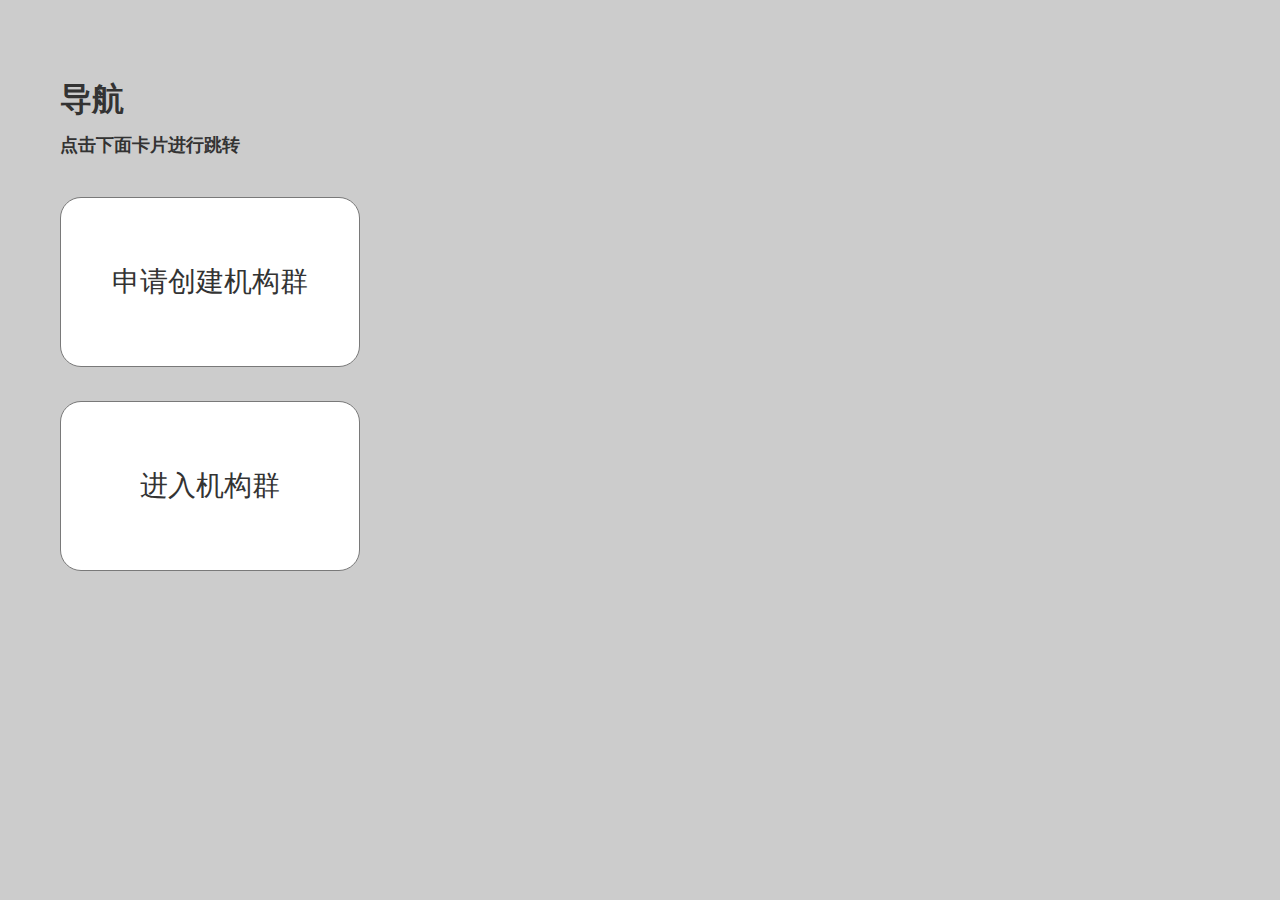
<file: 123/index.html>
﻿<!DOCTYPE html>
<html>
  <head>
    <title>index</title>
    <meta http-equiv="X-UA-Compatible" content="IE=edge"/>
    <meta http-equiv="content-type" content="text/html; charset=utf-8"/>
    <meta name="apple-mobile-web-app-capable" content="yes"/>
    <link href="resources/css/jquery-ui-themes.css" type="text/css" rel="stylesheet"/>
    <link href="resources/css/axure_rp_page.css" type="text/css" rel="stylesheet"/>
    <link href="data/styles.css" type="text/css" rel="stylesheet"/>
    <link href="files/index/styles.css" type="text/css" rel="stylesheet"/>
    <script src="resources/scripts/jquery-1.7.1.min.js"></script>
    <script src="resources/scripts/jquery-ui-1.8.10.custom.min.js"></script>
    <script src="resources/scripts/prototypePre.js"></script>
    <script src="data/document.js"></script>
    <script src="resources/scripts/prototypePost.js"></script>
    <script src="files/index/data.js"></script>
    <script type="text/javascript">
      $axure.utils.getTransparentGifPath = function() { return 'resources/images/transparent.gif'; };
      $axure.utils.getOtherPath = function() { return 'resources/Other.html'; };
      $axure.utils.getReloadPath = function() { return 'resources/reload.html'; };
    </script>
  </head>
  <body>
    <div id="base" class="">

      <!-- Unnamed (矩形) -->
      <div id="u0" class="ax_default box_1">
        <div id="u0_div" class=""></div>
        <div id="u0_text" class="text ">
          <p><span>申请创建机构群</span></p>
        </div>
      </div>

      <!-- Unnamed (矩形) -->
      <div id="u1" class="ax_default _一级标题">
        <div id="u1_div" class=""></div>
        <div id="u1_text" class="text ">
          <p><span>导航</span></p>
        </div>
      </div>

      <!-- Unnamed (矩形) -->
      <div id="u2" class="ax_default _一级标题">
        <div id="u2_div" class=""></div>
        <div id="u2_text" class="text ">
          <p><span>点击下面卡片进行跳转</span></p>
        </div>
      </div>

      <!-- Unnamed (矩形) -->
      <div id="u3" class="ax_default box_1">
        <div id="u3_div" class=""></div>
        <div id="u3_text" class="text ">
          <p><span>进入机构群</span></p>
        </div>
      </div>
    </div>
  </body>
</html>
</file>
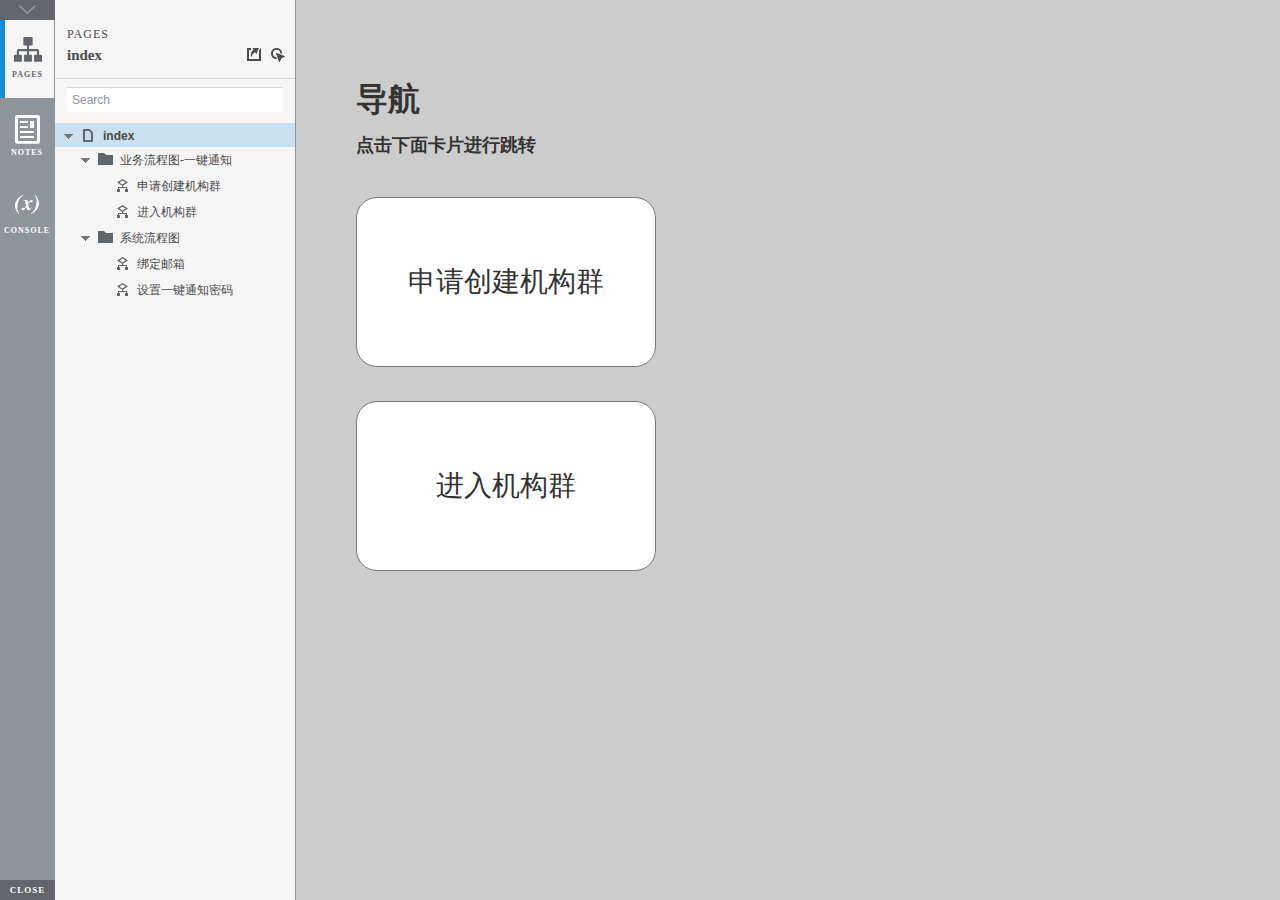
<file: 123/start.html>
<!DOCTYPE html>
<html xmlns="http://www.w3.org/1999/xhtml" xml:lang="en" lang="en">
<head>
    <title>Untitled Document</title>
    <meta http-equiv="X-UA-Compatible" content="IE=edge"/>
    <meta http-equiv="content-type" content="text/html; charset=utf-8" />
    <meta name="viewport" content="width=device-width, initial-scale=1.0" />
    <meta name="apple-mobile-web-app-capable" content="yes" />
    <link type="text/css" href="resources/css/reset.css" rel="Stylesheet" />
    <link type="text/css" href="resources/css/default.css" rel="Stylesheet" />
    <!--<link href='https://fonts.googleapis.com/css?family=Nunito:300' rel='stylesheet' type='text/css'>-->

    <script type="text/javascript">
        if (location.href.toString().indexOf('file://localhost/') == 0) {
            location.href = location.href.toString().replace('file://localhost/', 'file:///');
        }
    </script>

    <!-- 8.0.0.3372 -->
<script src="resources/scripts/jquery-1.7.1.min.js"></script>
<script src="resources/scripts/startPre.js"></script>
<script src="data/document.js"></script>

    <style type="text/css">

#outerContainer {
	width:1000px;
	height:1500px;
}

.vsplitbar {
    width: 3px;
    /*background: #B9B9B9;*/
    border-right: 1px solid #8f949a;
}

.vsplitbar:hover, .vsplitbar.active {
    background: #8f949a;
}

#rightPanel {
    background-color: White;
}

/*#leftPanel {
    min-width: 120px;
}*/

.splitterMask {
   position:absolute;
   top: 0;
   left: 0;
   width: 100%;
   height: 100%;
   overflow: hidden;
   background-image: url(resources/images/transparent.gif);
   z-index: 20000;
}

    </style>
    <script type="text/javascript" language="JavaScript"><!--
        var SITEMAP_COLLAPSE_VAR_NAME = 'c';
        var PLUGIN_VAR_NAME = 'g';
        var FOOTNOTES_VAR_NAME = 'fn';
        var ADAPTIVE_VIEW_VAR_NAME = 'view';
        var lastLeftPanelWidth = 295;
        var toolBarOnly = true;

        // isolate scope
        (function() {
            setUpController();
            
            var configuration = $axure.document.configuration;
            var _settings = {};
            _settings.projectId = configuration.prototypeId;
            _settings.isAxshare = configuration.isAxshare;
            _settings.loadFeedbackPlugin = configuration.loadFeedbackPlugin;
            var cHash = getHashStringVar(SITEMAP_COLLAPSE_VAR_NAME);
            _settings.startCollapsed = cHash == "1";
            if(cHash == "2") closePlayer();
            var gHash = getHashStringVar(PLUGIN_VAR_NAME);
            if(gHash == "") gHash = 1;
            _settings.startPluginGid = gHash;

            $axure.player.settings = _settings;

            $(window).bind('load', function() {
                if(CHROME_5_LOCAL && !$('body').attr('pluginDetected')) {
                    window.location = 'resources/chrome/chrome.html';
                }
            });

            $(document).ready(function() {
                $axure.page.bind('load.start', mainFrame_onload);
                $axure.messageCenter.addMessageListener(messageCenter_message);

                $(document).on('pluginShown', function (event, data) {
                    setVarInCurrentUrlHash('g', data ? data : '');
                });

                $(document).on('pluginCreated', function(event, data) {
                    if($axure.player.settings.startPluginGid == data) {
                        $axure.player.showPlugin(data);
                    }
                });

                if($axure.player.settings.loadFeedbackPlugin) {
                    if($axure.player.settings.isAxshare) {
                        $axure.utils.loadJS('/Scripts/plugins/feedback/feedback8.js');
                    } else {
                        $axure.utils.loadJS('http://share.axure.com/Scripts/plugins/feedback/feedback8.js');
                    }
                }

                if(navigator.userAgent.indexOf("MSIE") >= 0) $('#outerContainer').width('100%');
                initialize();
                if($axure.player.settings.startCollapsed) $('#outerContainer').splitter({ sizeLeft: 0 });
                else $('#outerContainer').splitter({ sizeLeft: lastLeftPanelWidth });
                $('#leftPanel').width(lastLeftPanelWidth);
                
                $(window).resize(function() { resizeContent(); });

                $('#maximizePanelContainer').hide();

                initializeLogo();

                $(window).resize();
                resizeContent();
                
                $axure.player.collapseToBar();

                if($axure.player.settings.startCollapsed) {
                    collapse();
                    $('#leftPanel').width(0);
                }

                if(MOBILE_DEVICE) {
                    $('#interfaceControlFrameMinimizeContainer').height('45px');
                    $('#interfaceControlFrameMinimizeContainer a').height('45px');
                    $('#interfaceControlFrameHeaderContainer').css('margin-top','45px');
                    $('#interfaceControlFrameCloseContainer a').css('padding','10px 0px');
                    $('#maximizePanelContainer').height('45px');//.css('top','inherit').css('bottom','0px');

                    $('body').removeClass('hashover');

                    if(IOS) {
                        $('#rightPanel').css('overflow', 'auto').css('-webkit-overflow-scrolling', 'touch').css('-ms-overflow-x', 'hidden');

                        window.addEventListener("orientationchange", function() {
                            var viewport = document.querySelector("meta[name=viewport]");
                            //so iOS doesn't zoom when switching back to portrait
                            viewport.setAttribute('content', 'width=device-width, initial-scale=1.0, maximum-scale=1.0');
                            viewport.setAttribute('content', 'width=device-width, initial-scale=1.0');
                            resizeContent();
                        }, false);

                        $axure.page.bind('load.start', function() {
                            resizeContent();
                        });
                    }
                }

            });

            function initialize() {
                var legacyQString = getQueryString("Page");
                if (legacyQString.length > 0) {
                    location.href = location.href.substring(0, location.href.indexOf("?")) + "#p=" + legacyQString;
                    return;
                }

                var mainFrame = document.getElementById("mainFrame");
                //if it's local file on safari, test if we can access mainframe after its loaded
                if(SAFARI && document.location.href.indexOf('file://') >= 0) {
                    $(mainFrame).load(function () {
                        var canAccess;
                        try {
                            var mainFrameWindow = mainFrame.contentWindow || mainFrame.contentDocument;
                            mainFrameWindow['safari_file_CORS'] = 'Y';
                            canAccess = mainFrameWindow['safari_file_CORS'] === 'Y';
                        } catch(err) {
                            canAccess = false;
                        }

                        if(!canAccess) window.location = 'resources/chrome/safari.html';
                    });
                }

                mainFrame.contentWindow.location.href = getInitialUrl();
            }

            function initializeLogo() {
                if($axure.document.configuration.logoImagePath) {
                    var image = new Image();
                    image.onload = function() {
                        $('#logoImage').css('max-width', this.width + 'px');
                        $axure.player.resizeContent();
                    };
                    image.src = $axure.document.configuration.logoImagePath;
                
                    $('#interfaceControlFrameLogoImageContainer').html('<img id="logoImage" src="" />');
                    $('#logoImage').attr('src', $axure.document.configuration.logoImagePath).load(function() { resizeContent(); });
                } else $('#interfaceControlFrameLogoImageContainer').hide();

                if ($axure.document.configuration.logoImageCaption) {
                    $('#interfaceControlFrameLogoCaptionContainer').html($axure.document.configuration.logoImageCaption);
                } else $('#interfaceControlFrameLogoCaptionContainer').hide();

                if(!$('#interfaceControlFrameLogoImageContainer').is(':visible') && !$('#interfaceControlFrameLogoCaptionContainer').is(':visible')) {
                    $('#interfaceControlFrameLogoContainer').hide();
                }
            }

            var resizeContent = $axure.player.resizeContent = function() {
                var newHeight = $(window).height();
                var newWidth = $(window).width();

                var controlContainerHeight = newHeight;// - 30;
                if($('#interfaceControlFrameLogoContainer').is(':visible')) controlContainerHeight -= $('#interfaceControlFrameLogoContainer').outerHeight();// + 16;

                $('#outerContainer').height(newHeight).width(newWidth);
                $('.vsplitbar').height(newHeight);
                $('#leftPanel').height(newHeight);
                $('#interfaceControlFrame').height(newHeight);
                $('#interfaceControlFrameContainer').height(newHeight);
                $('#interfaceControlFrameHostContainer').height(controlContainerHeight);

                $('#rightPanel').height(newHeight);
                $('#mainFrame').height(newHeight);

                if($('#leftPanel').is(':visible')) $('#rightPanel').width($(window).width() - $('#leftPanel').width() - 1);// $('.vsplitbar').width());
                else $('#rightPanel').width($(window).width());

                $(document).trigger('ContainerHeightChange',[controlContainerHeight]);

                if(MOBILE_DEVICE) {
                    if(!(getHashStringVar(ADAPTIVE_VIEW_VAR_NAME).length > 0)) $axure.messageCenter.postMessage('setAdaptiveViewForSize', {'width':newWidth, 'height':$('#rightPanel').height()});
                }
            }

            var collapseToBar = $axure.player.collapseToBar = function() {
                lastLeftPanelWidth = $('#leftPanel').width();
                $('#leftPanel').width('55px');
                $('.vsplitbar').hide();
                $('#rightPanel').width($(window).width() - $('#leftPanel').width());
                $(window).resize();
                $('#outerContainer').trigger('resize');
                toolBarOnly = true;
            }

            var expandFromBar = $axure.player.expandFromBar = function() {
                if($('.vsplitbar').is(':visible')) return;

                $('#leftPanel').width(lastLeftPanelWidth);
                $('.vsplitbar').show();
                $('#rightPanel').width($(window).width() - $('#leftPanel').width() - 1);// $('.vsplitbar').width());
                $(window).resize();
                $('#outerContainer').trigger('resize');
                toolBarOnly = false;
            }

        })();

        function messageCenter_message(message, data) {
            if(message == 'expandFrame') expand();
            else if(message == 'getCollapseFrameOnLoad' && $axure.player.settings.startCollapsed && !MOBILE_DEVICE) $axure.messageCenter.postMessage('collapseFrameOnLoad');
        }

        
        function getInitialUrl() {
            var pageName = getHashStringVar("p");
            if(pageName.length > 0) return pageName + ".html";
            else {
                var url = getFirstPageUrl($axure.document.sitemap.rootNodes);
                return (url ? url : "about:blank");
            }
        }

        function getFirstPageUrl(nodes) {
            for (var i = 0; i < nodes.length; i++) {
                var node = nodes[i];
                if (node.url) return node.url;
                else {
                    var hasChildren = (node.children && node.children.length > 0);
                    if (hasChildren) {
                        var url = getFirstPageUrl(node.children);
                        if (url) return url;
                    }
                }
            }
            return null;
        }

        function closePlayer() {
            if($axure.page.location) window.location.href = $axure.page.location;
            else {
                var pageFile = getInitialUrl();
                var currentLocation = window.location.toString();
                window.location.href = currentLocation.substr(0, currentLocation.lastIndexOf("/") + 1) + pageFile;
            }
        }

        function replaceHash(newHash) {
            var currentLocWithoutHash = window.location.toString().split('#')[0];

            //We use replace so that every hash change doesn't get appended to the history stack.
            //We use replaceState in browsers that support it, else replace the location
            if(typeof window.history.replaceState != 'undefined') {
                try {
                    //Chrome 45 (Version 45.0.2454.85 m) started throwing an error here when generated locally (this only happens with sitemap open) which broke all interactions.
                    //try catch breaks the url adjusting nicely when the sitemap is open, but all interactions and forward and back buttons work.
                    //Uncaught SecurityError: Failed to execute 'replaceState' on 'History': A history state object with URL 'file:///C:/Users/Ian/Documents/Axure/HTML/Untitled/start.html#p=home' cannot be created in a document with origin 'null'.
                    window.history.replaceState(null, null, currentLocWithoutHash + newHash);
                } catch(ex) {}
            } else {
                window.location.replace(currentLocWithoutHash + newHash);
            }
        }

        function collapse() {
            setVarInCurrentUrlHash('c', 1);
            if(!toolBarOnly) lastLeftPanelWidth = $('#leftPanel').width();

            $('#maximizePanelContainer').show();
            $('#leftPanel').hide();
            $('.vsplitbar').hide();
            $('#rightPanel').width($(window).width());
            $(window).resize();
            $('#outerContainer').trigger('resize');

            $(document).trigger('sidebarCollapse');

            if(MOBILE_DEVICE) {
                $('#maximizePanelContainer').animate({
                    top:$('#rightPanel').height() - $('#maximizePanelContainer').height()
                }, 300, 'swing', function() {
                    $('#maximizePanelContainer').css('top', 'inherit').css('bottom', '0px');
                });
            }
        }

        function expand() {
            if(MOBILE_DEVICE) {
                $('#maximizePanelContainer').css('top', '0px').css('bottom', 'inherit');
            }

            deleteVarFromCurrentUrlHash('c');
            $('#maximizePanelContainer').hide();
            $('#leftPanel').width(lastLeftPanelWidth);
            $('#leftPanel').show();
            if(!toolBarOnly) {
                $('.vsplitbar').show();
                $('#rightPanel').width($(window).width() - $('#leftPanel').width() - 1);
            } else {
                $axure.player.collapseToBar();
            }
            $(window).resize();
            $('#outerContainer').trigger('resize');

            $(document).trigger('sidebarExpanded');
        }


        function mainFrame_onload() {
            if($axure.page.pageName) document.title = $axure.page.pageName;
        }

        function getQueryString(query) {
            var qstring = self.location.href.split("?");
            if(qstring.length < 2) return "";
            return GetParameter(qstring, query);
        }
        
        function GetParameter(qstring, query) {
            var prms = qstring[1].split("&");
            var frmelements = new Array();
            var currprmeter, querystr = "";

            for(var i = 0; i < prms.length; i++) {
                currprmeter = prms[i].split("=");
                frmelements[i] = new Array();
                frmelements[i][0] = currprmeter[0];
                frmelements[i][1] = currprmeter[1];
            }

            for(j = 0; j < frmelements.length; j++) {
                if(frmelements[j][0].toLowerCase() == query.toLowerCase()) {
                    querystr = frmelements[j][1];
                    break;
                }
            }
            return querystr;
        }
        
        function getHashStringVar(query) {
            var qstring = self.location.href.split("#");
            if(qstring.length < 2) return "";
            return GetParameter(qstring, query);
        }

        function setHashStringVar(currentHash, varName, varVal) {
            var varWithEqual = varName + '=';
            var poundVarWithEqual = varVal === '' ? '' :  '#' + varName + '=' + varVal;
            var ampVarWithEqual = varVal === '' ? '' :  '&' + varName + '=' + varVal;
            var hashToSet = '';

            var pageIndex = currentHash.indexOf('#' + varWithEqual);
            if(pageIndex == -1) pageIndex = currentHash.indexOf('&' + varWithEqual);
            if(pageIndex != -1) {
                var newHash = currentHash.substring(0, pageIndex);

                newHash = newHash == '' ? poundVarWithEqual : newHash + ampVarWithEqual;

                var ampIndex = currentHash.indexOf('&', pageIndex + 1);
                if(ampIndex != -1) {
                    newHash = newHash == '' ? '#' + currentHash.substring(ampIndex + 1) : newHash + currentHash.substring(ampIndex);
                }
                hashToSet = newHash;
            } else if(currentHash.indexOf('#') != -1) {
                hashToSet = currentHash + ampVarWithEqual;
            } else {
                hashToSet = poundVarWithEqual;
            }

            if(hashToSet != '' || varVal == '') {
                return hashToSet;
            }

            return null;
        }

        function setVarInCurrentUrlHash(varName, varVal) {
            var newHash = setHashStringVar(window.location.hash, varName, varVal);

            if(newHash != null) {
                replaceHash(newHash);
            }
        }

        function deleteHashStringVar(currentHash, varName) {
            var varWithEqual = varName + '=';

            var pageIndex = currentHash.indexOf('#' + varWithEqual);
            if(pageIndex == -1) pageIndex = currentHash.indexOf('&' + varWithEqual);
            if(pageIndex != -1) {
                var newHash = currentHash.substring(0, pageIndex);

                var ampIndex = currentHash.indexOf('&', pageIndex + 1);

                //IF begin of string....if none blank, ELSE # instead of & and rest
                //IF in string....prefix + if none blank, ELSE &-rest
                if(newHash == '') { //beginning of string
                    newHash = ampIndex != -1 ? '#' + currentHash.substring(ampIndex + 1) : '';
                } else { //somewhere in the middle
                    newHash = newHash + (ampIndex != -1 ? currentHash.substring(ampIndex) : '');
                }

                return newHash;
            }

            return null;
        }

        function deleteVarFromCurrentUrlHash(varName) {
            var newHash = deleteHashStringVar(window.location.hash, varName);

            if(newHash != null) {
                replaceHash(newHash);
            }
        }
    --></script>
    
    <link type="text/css" rel="Stylesheet" href="plugins/sitemap/styles/sitemap.css" />
    <link type="text/css" rel="Stylesheet" href="plugins/page_notes/styles/page_notes.css" />
    <link type="text/css" rel="Stylesheet" href="plugins/debug/styles/debug.css" />
    <script src="resources/scripts/startPost.js"></script>


    <!--<link type="text/css" rel="Stylesheet" href="plugins/recordplay/styles/recordplay.css" />
    <script type="text/javascript" src="plugins/recordplay/recordplay.js"></script>-->
    

</head>
<body scroll="no" class="hashover">
    <div id="outerContainer">

        <div id="leftPanel">
            <div id="interfaceControlFrame">
                <div id="interfaceControlFrameMinimizeContainer">
                    <a title="Collapse" id="interfaceControlFrameMinimizeButton" onclick="collapse();">&nbsp;</a>
                </div>
                <div id="interfaceControlFrameHeaderContainer">
                    <ul id="interfaceControlFrameHeader"></ul>
                </div>
                <div id="interfaceControlFrameContainer">
                    <div id="interfaceControlFrameLogoContainer">
                        <div id="interfaceControlFrameLogoImageContainer"></div>
                        <div id="interfaceControlFrameLogoCaptionContainer"></div>
                    </div>
                    <div id="interfaceControlFrameHostContainer">
                    </div>
                </div>
                <div id="interfaceControlFrameCloseContainer">
                    <a title="Close" id="interfaceControlFrameCloseButton" onclick="closePlayer();">CLOSE</a>
                </div>
            </div>
        </div>
        <div id="rightPanel">
            <iframe id="mainFrame" name="mainFrame" width="100%" height="100%" src="" frameborder="0" style="display: block;" webkitallowfullscreen mozallowfullscreen allowfullscreen></iframe>
        </div>

    </div>

    <div id="maximizePanelContainer">
        <iframe id="expandFrame" src="resources/expand.html" width="100%" height="100%" scrolling="no" allowtransparency="true" frameborder="0"></iframe>
    </div>

</body>
</html>
</file>
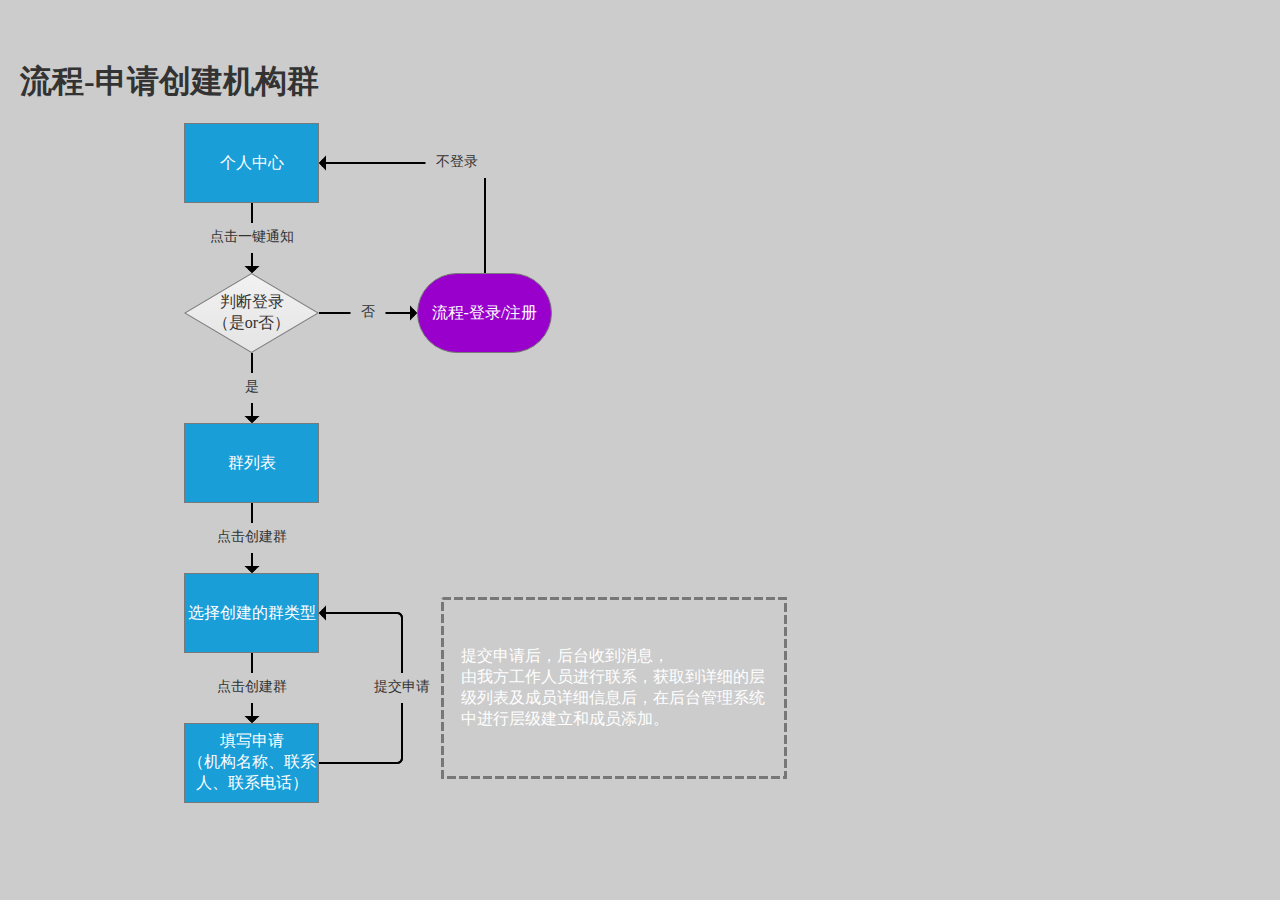
<file: 123/申请创建机构群.html>
﻿<!DOCTYPE html>
<html>
  <head>
    <title>申请创建机构群</title>
    <meta http-equiv="X-UA-Compatible" content="IE=edge"/>
    <meta http-equiv="content-type" content="text/html; charset=utf-8"/>
    <meta name="apple-mobile-web-app-capable" content="yes"/>
    <link href="resources/css/jquery-ui-themes.css" type="text/css" rel="stylesheet"/>
    <link href="resources/css/axure_rp_page.css" type="text/css" rel="stylesheet"/>
    <link href="data/styles.css" type="text/css" rel="stylesheet"/>
    <link href="files/申请创建机构群/styles.css" type="text/css" rel="stylesheet"/>
    <script src="resources/scripts/jquery-1.7.1.min.js"></script>
    <script src="resources/scripts/jquery-ui-1.8.10.custom.min.js"></script>
    <script src="resources/scripts/prototypePre.js"></script>
    <script src="data/document.js"></script>
    <script src="resources/scripts/prototypePost.js"></script>
    <script src="files/申请创建机构群/data.js"></script>
    <script type="text/javascript">
      $axure.utils.getTransparentGifPath = function() { return 'resources/images/transparent.gif'; };
      $axure.utils.getOtherPath = function() { return 'resources/Other.html'; };
      $axure.utils.getReloadPath = function() { return 'resources/reload.html'; };
    </script>
  </head>
  <body>
    <div id="base" class="">

      <!-- Unnamed (矩形) -->
      <div id="u4" class="ax_default flow_shape">
        <div id="u4_div" class=""></div>
        <div id="u4_text" class="text ">
          <p><span>个人中心</span></p>
        </div>
      </div>

      <!-- Unnamed (菱形) -->
      <div id="u5" class="ax_default flow_shape">
        <img id="u5_img" class="img " src="images/申请创建机构群/u5.png"/>
        <div id="u5_text" class="text ">
          <p><span>判断登录</span></p><p><span>（是or否）</span></p>
        </div>
      </div>

      <!-- Unnamed (连接线) -->
      <div id="u6" class="ax_default _连接线">
        <img id="u6_seg0" class="img " src="images/申请创建机构群/u6_seg0.png" alt="u6_seg0"/>
        <img id="u6_seg1" class="img " src="images/申请创建机构群/u6_seg1.png" alt="u6_seg1"/>
        <div id="u6_text" class="text ">
          <p><span>点击一键通知</span></p>
        </div>
      </div>

      <!-- Unnamed (矩形) -->
      <div id="u7" class="ax_default flow_shape">
        <div id="u7_div" class=""></div>
        <div id="u7_text" class="text ">
          <p><span>群列表</span></p>
        </div>
      </div>

      <!-- Unnamed (连接线) -->
      <div id="u8" class="ax_default _连接线">
        <img id="u8_seg0" class="img " src="images/申请创建机构群/u6_seg0.png" alt="u8_seg0"/>
        <img id="u8_seg1" class="img " src="images/申请创建机构群/u6_seg1.png" alt="u8_seg1"/>
        <div id="u8_text" class="text ">
          <p><span>是</span></p>
        </div>
      </div>

      <!-- Unnamed (矩形) -->
      <div id="u9" class="ax_default flow_shape">
        <div id="u9_div" class=""></div>
        <div id="u9_text" class="text ">
          <p><span>选择创建的群类型</span></p>
        </div>
      </div>

      <!-- Unnamed (连接线) -->
      <div id="u10" class="ax_default _连接线">
        <img id="u10_seg0" class="img " src="images/申请创建机构群/u6_seg0.png" alt="u10_seg0"/>
        <img id="u10_seg1" class="img " src="images/申请创建机构群/u6_seg1.png" alt="u10_seg1"/>
        <div id="u10_text" class="text ">
          <p><span>点击创建群</span></p>
        </div>
      </div>

      <!-- Unnamed (连接线) -->
      <div id="u11" class="ax_default _连接线">
        <img id="u11_seg0" class="img " src="images/申请创建机构群/u6_seg0.png" alt="u11_seg0"/>
        <img id="u11_seg1" class="img " src="images/申请创建机构群/u6_seg1.png" alt="u11_seg1"/>
        <div id="u11_text" class="text ">
          <p><span>点击创建群</span></p>
        </div>
      </div>

      <!-- Unnamed (矩形) -->
      <div id="u12" class="ax_default flow_shape">
        <div id="u12_div" class=""></div>
        <div id="u12_text" class="text ">
          <p><span>填写申请</span></p><p><span>（机构名称、联系人、联系电话）</span></p>
        </div>
      </div>

      <!-- Unnamed (连接线) -->
      <div id="u13" class="ax_default _连接线">
        <img id="u13_seg0" class="img " src="images/申请创建机构群/u13_seg0.png" alt="u13_seg0"/>
        <img id="u13_seg1" class="img " src="images/申请创建机构群/u13_seg1.png" alt="u13_seg1"/>
        <img id="u13_seg2" class="img " src="images/申请创建机构群/u13_seg2.png" alt="u13_seg2"/>
        <img id="u13_seg3" class="img " src="images/申请创建机构群/u13_seg3.png" alt="u13_seg3"/>
        <div id="u13_text" class="text ">
          <p><span>提交申请</span></p>
        </div>
      </div>

      <!-- Unnamed (矩形) -->
      <div id="u14" class="ax_default flow_shape">
        <img id="u14_img" class="img " src="images/申请创建机构群/u14.png"/>
        <div id="u14_text" class="text ">
          <p><span>提交申请后，后台收到消息，</span></p><p><span>由我方工作人员进行联系，获取到详细的层级列表及成员详细信息后，在后台管理系统中进行层级建立和成员添加。</span></p>
        </div>
      </div>

      <!-- Unnamed (矩形) -->
      <div id="u15" class="ax_default flow_shape">
        <div id="u15_div" class=""></div>
        <div id="u15_text" class="text ">
          <p><span>流程-登录/注册</span></p>
        </div>
      </div>

      <!-- Unnamed (连接线) -->
      <div id="u16" class="ax_default _连接线">
        <img id="u16_seg0" class="img " src="images/申请创建机构群/u16_seg0.png" alt="u16_seg0"/>
        <img id="u16_seg1" class="img " src="images/申请创建机构群/u16_seg1.png" alt="u16_seg1"/>
        <div id="u16_text" class="text ">
          <p><span>否</span></p>
        </div>
      </div>

      <!-- Unnamed (连接线) -->
      <div id="u17" class="ax_default _连接线">
        <img id="u17_seg0" class="img " src="images/申请创建机构群/u17_seg0.png" alt="u17_seg0"/>
        <img id="u17_seg1" class="img " src="images/申请创建机构群/u17_seg1.png" alt="u17_seg1"/>
        <img id="u17_seg2" class="img " src="images/申请创建机构群/u13_seg3.png" alt="u17_seg2"/>
        <div id="u17_text" class="text ">
          <p><span>不登录</span></p>
        </div>
      </div>

      <!-- Unnamed (矩形) -->
      <div id="u18" class="ax_default _一级标题">
        <div id="u18_div" class=""></div>
        <div id="u18_text" class="text ">
          <p><span>流程-申请创建机构群</span></p>
        </div>
      </div>
    </div>
  </body>
</html>
</file>
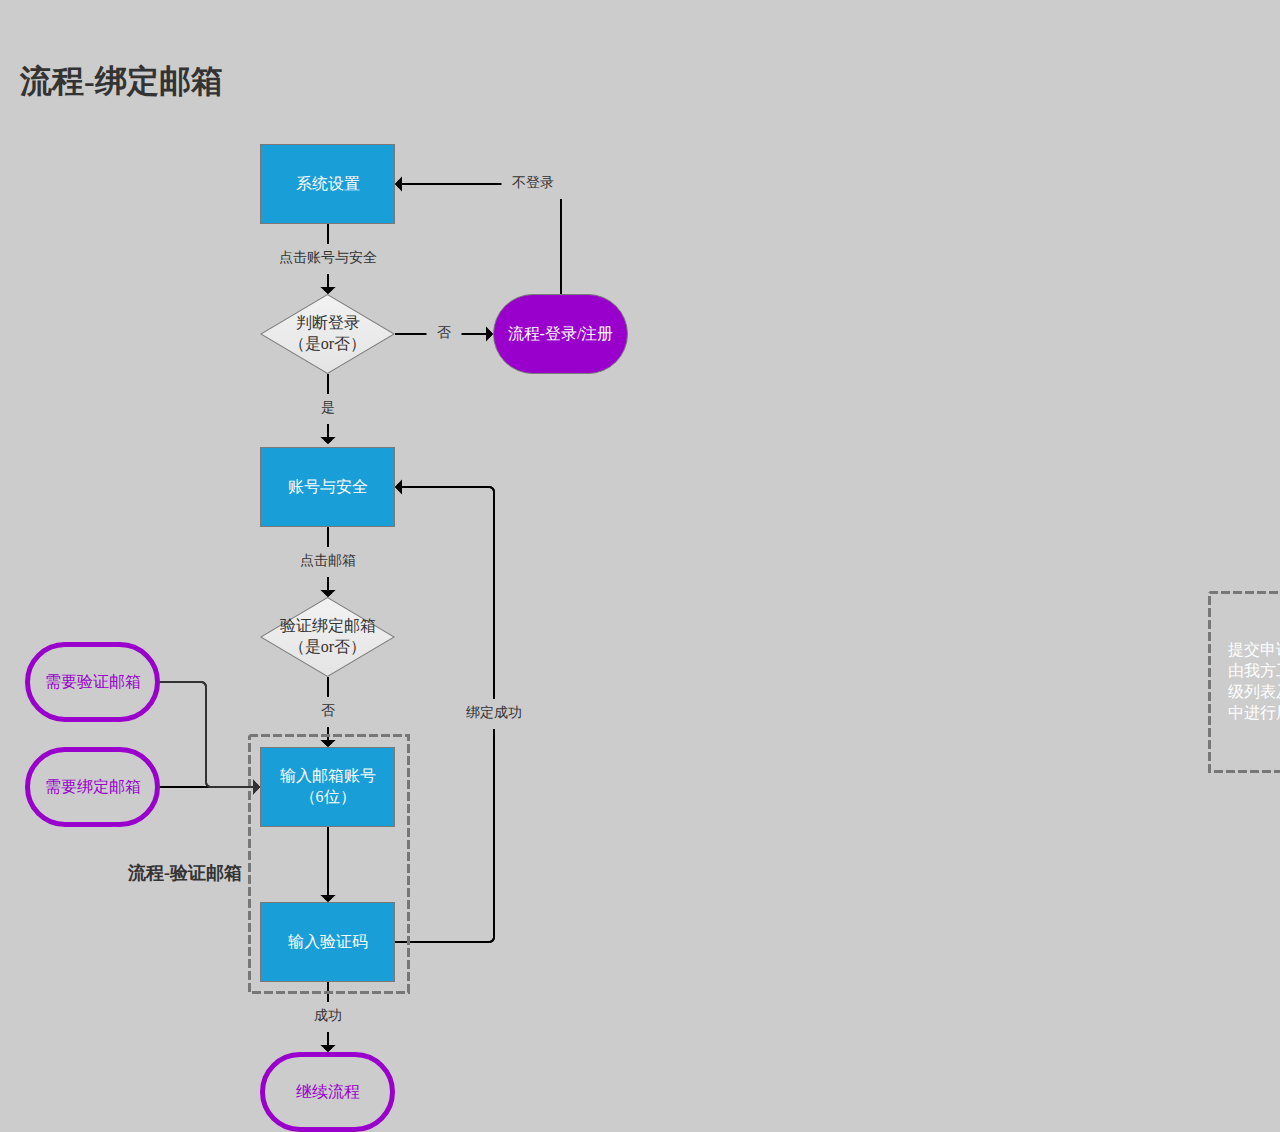
<file: 123/绑定邮箱.html>
﻿<!DOCTYPE html>
<html>
  <head>
    <title>绑定邮箱</title>
    <meta http-equiv="X-UA-Compatible" content="IE=edge"/>
    <meta http-equiv="content-type" content="text/html; charset=utf-8"/>
    <meta name="apple-mobile-web-app-capable" content="yes"/>
    <link href="resources/css/jquery-ui-themes.css" type="text/css" rel="stylesheet"/>
    <link href="resources/css/axure_rp_page.css" type="text/css" rel="stylesheet"/>
    <link href="data/styles.css" type="text/css" rel="stylesheet"/>
    <link href="files/绑定邮箱/styles.css" type="text/css" rel="stylesheet"/>
    <script src="resources/scripts/jquery-1.7.1.min.js"></script>
    <script src="resources/scripts/jquery-ui-1.8.10.custom.min.js"></script>
    <script src="resources/scripts/prototypePre.js"></script>
    <script src="data/document.js"></script>
    <script src="resources/scripts/prototypePost.js"></script>
    <script src="files/绑定邮箱/data.js"></script>
    <script type="text/javascript">
      $axure.utils.getTransparentGifPath = function() { return 'resources/images/transparent.gif'; };
      $axure.utils.getOtherPath = function() { return 'resources/Other.html'; };
      $axure.utils.getReloadPath = function() { return 'resources/reload.html'; };
    </script>
  </head>
  <body>
    <div id="base" class="">

      <!-- Unnamed (矩形) -->
      <div id="u114" class="ax_default flow_shape">
        <div id="u114_div" class=""></div>
        <div id="u114_text" class="text ">
          <p><span>系统设置</span></p>
        </div>
      </div>

      <!-- Unnamed (菱形) -->
      <div id="u115" class="ax_default flow_shape">
        <img id="u115_img" class="img " src="images/申请创建机构群/u5.png"/>
        <div id="u115_text" class="text ">
          <p><span>验证绑定邮箱</span></p><p><span>（是or否）</span></p>
        </div>
      </div>

      <!-- Unnamed (矩形) -->
      <div id="u116" class="ax_default flow_shape">
        <img id="u116_img" class="img " src="images/申请创建机构群/u14.png"/>
        <div id="u116_text" class="text ">
          <p><span>提交申请后，后台收到消息，</span></p><p><span>由我方工作人员进行联系，获取到详细的层级列表及成员详细信息后，在后台管理系统中进行层级建立和成员添加。</span></p>
        </div>
      </div>

      <!-- Unnamed (矩形) -->
      <div id="u117" class="ax_default flow_shape">
        <div id="u117_div" class=""></div>
        <div id="u117_text" class="text ">
          <p><span>账号与安全</span></p>
        </div>
      </div>

      <!-- Unnamed (连接线) -->
      <div id="u118" class="ax_default _连接线">
        <img id="u118_seg0" class="img " src="images/申请创建机构群/u6_seg0.png" alt="u118_seg0"/>
        <img id="u118_seg1" class="img " src="images/申请创建机构群/u6_seg1.png" alt="u118_seg1"/>
        <div id="u118_text" class="text ">
          <p><span>点击邮箱</span></p>
        </div>
      </div>

      <!-- Unnamed (连接线) -->
      <div id="u119" class="ax_default _连接线">
        <img id="u119_seg0" class="img " src="images/申请创建机构群/u6_seg0.png" alt="u119_seg0"/>
        <img id="u119_seg1" class="img " src="images/申请创建机构群/u6_seg1.png" alt="u119_seg1"/>
        <div id="u119_text" class="text ">
          <p><span>否</span></p>
        </div>
      </div>

      <!-- Unnamed (矩形) -->
      <div id="u120" class="ax_default flow_shape">
        <div id="u120_div" class=""></div>
        <div id="u120_text" class="text ">
          <p><span>需要绑定邮箱</span></p>
        </div>
      </div>

      <!-- Unnamed (连接线) -->
      <div id="u121" class="ax_default _连接线">
        <img id="u121_seg0" class="img " src="images/绑定邮箱/u121_seg0.png" alt="u121_seg0"/>
        <img id="u121_seg1" class="img " src="images/申请创建机构群/u16_seg1.png" alt="u121_seg1"/>
        <div id="u121_text" class="text " style="display:none; visibility: hidden">
          <p></p>
        </div>
      </div>

      <!-- Unnamed (组 合) -->
      <div id="u122" class="ax_default" data-left="260" data-top="169" data-width="368" data-height="278">

        <!-- Unnamed (矩形) -->
        <div id="u123" class="ax_default flow_shape">
          <div id="u123_div" class=""></div>
          <div id="u123_text" class="text ">
            <p><span>流程-登录/注册</span></p>
          </div>
        </div>

        <!-- Unnamed (菱形) -->
        <div id="u124" class="ax_default flow_shape">
          <img id="u124_img" class="img " src="images/申请创建机构群/u5.png"/>
          <div id="u124_text" class="text ">
            <p><span>判断登录</span></p><p><span>（是or否）</span></p>
          </div>
        </div>

        <!-- Unnamed (连接线) -->
        <div id="u125" class="ax_default _连接线">
          <img id="u125_seg0" class="img " src="images/申请创建机构群/u6_seg0.png" alt="u125_seg0"/>
          <img id="u125_seg1" class="img " src="images/申请创建机构群/u6_seg1.png" alt="u125_seg1"/>
          <div id="u125_text" class="text ">
            <p><span>是</span></p>
          </div>
        </div>

        <!-- Unnamed (连接线) -->
        <div id="u126" class="ax_default _连接线">
          <img id="u126_seg0" class="img " src="images/申请创建机构群/u16_seg0.png" alt="u126_seg0"/>
          <img id="u126_seg1" class="img " src="images/申请创建机构群/u16_seg1.png" alt="u126_seg1"/>
          <div id="u126_text" class="text ">
            <p><span>否</span></p>
          </div>
        </div>

        <!-- Unnamed (连接线) -->
        <div id="u127" class="ax_default _连接线">
          <img id="u127_seg0" class="img " src="images/申请创建机构群/u17_seg0.png" alt="u127_seg0"/>
          <img id="u127_seg1" class="img " src="images/申请创建机构群/u17_seg1.png" alt="u127_seg1"/>
          <img id="u127_seg2" class="img " src="images/申请创建机构群/u13_seg3.png" alt="u127_seg2"/>
          <div id="u127_text" class="text ">
            <p><span>不登录</span></p>
          </div>
        </div>
      </div>

      <!-- Unnamed (连接线) -->
      <div id="u128" class="ax_default _连接线">
        <img id="u128_seg0" class="img " src="images/申请创建机构群/u6_seg0.png" alt="u128_seg0"/>
        <img id="u128_seg1" class="img " src="images/申请创建机构群/u6_seg1.png" alt="u128_seg1"/>
        <div id="u128_text" class="text ">
          <p><span>点击账号与安全</span></p>
        </div>
      </div>

      <!-- Unnamed (矩形) -->
      <div id="u129" class="ax_default flow_shape">
        <div id="u129_div" class=""></div>
        <div id="u129_text" class="text ">
          <p><span>输入邮箱账号</span></p><p><span>（6位）</span></p>
        </div>
      </div>

      <!-- Unnamed (矩形) -->
      <div id="u130" class="ax_default flow_shape">
        <div id="u130_div" class=""></div>
        <div id="u130_text" class="text ">
          <p><span>输入验证码</span></p>
        </div>
      </div>

      <!-- Unnamed (连接线) -->
      <div id="u131" class="ax_default _连接线">
        <img id="u131_seg0" class="img " src="images/绑定邮箱/u131_seg0.png" alt="u131_seg0"/>
        <img id="u131_seg1" class="img " src="images/申请创建机构群/u6_seg1.png" alt="u131_seg1"/>
        <div id="u131_text" class="text " style="display:none; visibility: hidden">
          <p></p>
        </div>
      </div>

      <!-- Unnamed (连接线) -->
      <div id="u132" class="ax_default _连接线">
        <img id="u132_seg0" class="img " src="images/绑定邮箱/u132_seg0.png" alt="u132_seg0"/>
        <img id="u132_seg1" class="img " src="images/绑定邮箱/u132_seg1.png" alt="u132_seg1"/>
        <img id="u132_seg2" class="img " src="images/绑定邮箱/u132_seg2.png" alt="u132_seg2"/>
        <img id="u132_seg3" class="img " src="images/申请创建机构群/u13_seg3.png" alt="u132_seg3"/>
        <div id="u132_text" class="text ">
          <p><span>绑定成功</span></p>
        </div>
      </div>

      <!-- Unnamed (矩形) -->
      <div id="u133" class="ax_default flow_shape">
        <div id="u133_div" class=""></div>
        <div id="u133_text" class="text ">
          <p><span>继续流程</span></p>
        </div>
      </div>

      <!-- Unnamed (连接线) -->
      <div id="u134" class="ax_default _连接线">
        <img id="u134_seg0" class="img " src="images/申请创建机构群/u6_seg0.png" alt="u134_seg0"/>
        <img id="u134_seg1" class="img " src="images/申请创建机构群/u6_seg1.png" alt="u134_seg1"/>
        <div id="u134_text" class="text ">
          <p><span>成功</span></p>
        </div>
      </div>

      <!-- Unnamed (矩形) -->
      <div id="u135" class="ax_default _一级标题">
        <div id="u135_div" class=""></div>
        <div id="u135_text" class="text ">
          <p><span>流程-绑定邮箱</span></p>
        </div>
      </div>

      <!-- Unnamed (矩形) -->
      <div id="u136" class="ax_default flow_shape">
        <img id="u136_img" class="img " src="images/绑定邮箱/u136.png"/>
      </div>

      <!-- Unnamed (矩形) -->
      <div id="u137" class="ax_default flow_shape">
        <div id="u137_div" class=""></div>
        <div id="u137_text" class="text ">
          <p><span>需要验证邮箱</span></p>
        </div>
      </div>

      <!-- Unnamed (连接线) -->
      <div id="u138" class="ax_default _连接线">
        <img id="u138_seg0" class="img " src="images/绑定邮箱/u138_seg0.png" alt="u138_seg0"/>
        <img id="u138_seg1" class="img " src="images/绑定邮箱/u138_seg1.png" alt="u138_seg1"/>
        <img id="u138_seg2" class="img " src="images/绑定邮箱/u138_seg2.png" alt="u138_seg2"/>
        <img id="u138_seg3" class="img " src="images/进入机构群/u27_seg2.png" alt="u138_seg3"/>
        <div id="u138_text" class="text " style="display:none; visibility: hidden">
          <p></p>
        </div>
      </div>

      <!-- Unnamed (矩形) -->
      <div id="u139" class="ax_default _一级标题">
        <div id="u139_div" class=""></div>
        <div id="u139_text" class="text ">
          <p><span>流程-验证邮箱</span></p>
        </div>
      </div>
    </div>
  </body>
</html>
</file>
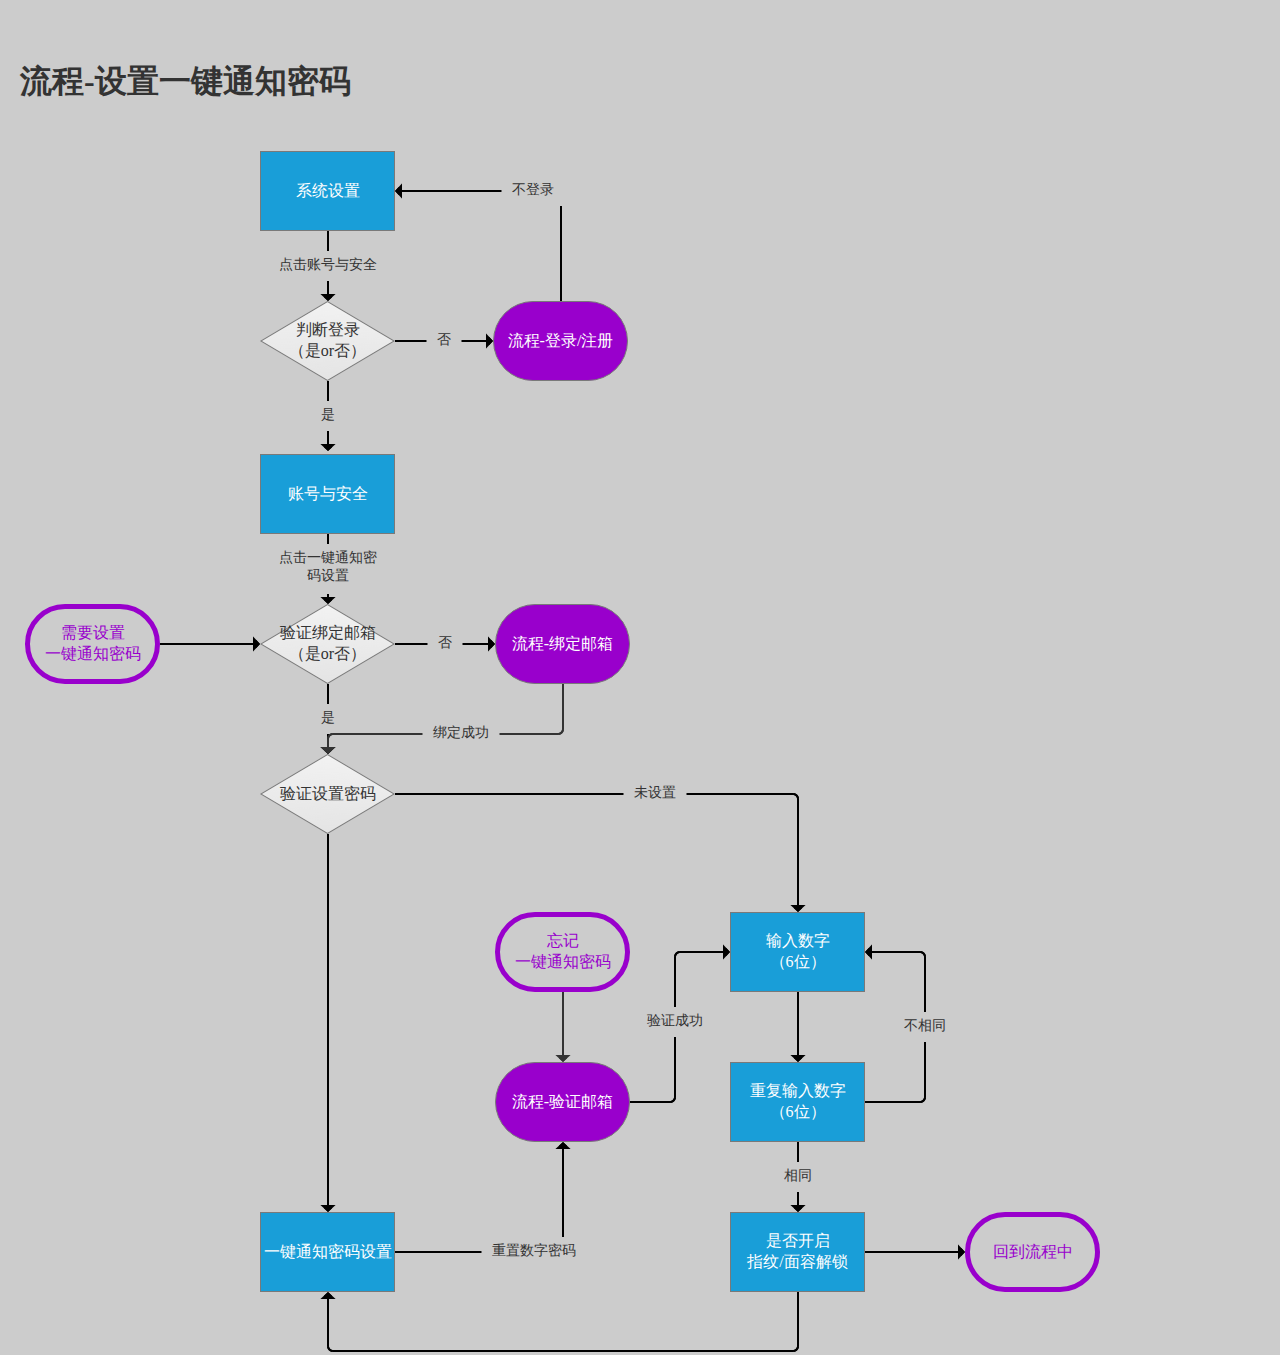
<file: 123/设置一键通知密码.html>
﻿<!DOCTYPE html>
<html>
  <head>
    <title>设置一键通知密码</title>
    <meta http-equiv="X-UA-Compatible" content="IE=edge"/>
    <meta http-equiv="content-type" content="text/html; charset=utf-8"/>
    <meta name="apple-mobile-web-app-capable" content="yes"/>
    <link href="resources/css/jquery-ui-themes.css" type="text/css" rel="stylesheet"/>
    <link href="resources/css/axure_rp_page.css" type="text/css" rel="stylesheet"/>
    <link href="data/styles.css" type="text/css" rel="stylesheet"/>
    <link href="files/设置一键通知密码/styles.css" type="text/css" rel="stylesheet"/>
    <script src="resources/scripts/jquery-1.7.1.min.js"></script>
    <script src="resources/scripts/jquery-ui-1.8.10.custom.min.js"></script>
    <script src="resources/scripts/prototypePre.js"></script>
    <script src="data/document.js"></script>
    <script src="resources/scripts/prototypePost.js"></script>
    <script src="files/设置一键通知密码/data.js"></script>
    <script type="text/javascript">
      $axure.utils.getTransparentGifPath = function() { return 'resources/images/transparent.gif'; };
      $axure.utils.getOtherPath = function() { return 'resources/Other.html'; };
      $axure.utils.getReloadPath = function() { return 'resources/reload.html'; };
    </script>
  </head>
  <body>
    <div id="base" class="">

      <!-- Unnamed (矩形) -->
      <div id="u140" class="ax_default flow_shape">
        <div id="u140_div" class=""></div>
        <div id="u140_text" class="text ">
          <p><span>系统设置</span></p>
        </div>
      </div>

      <!-- Unnamed (菱形) -->
      <div id="u141" class="ax_default flow_shape">
        <img id="u141_img" class="img " src="images/申请创建机构群/u5.png"/>
        <div id="u141_text" class="text ">
          <p><span>验证绑定邮箱</span></p><p><span>（是or否）</span></p>
        </div>
      </div>

      <!-- Unnamed (矩形) -->
      <div id="u142" class="ax_default flow_shape">
        <div id="u142_div" class=""></div>
        <div id="u142_text" class="text ">
          <p><span>账号与安全</span></p>
        </div>
      </div>

      <!-- Unnamed (矩形) -->
      <div id="u143" class="ax_default flow_shape">
        <div id="u143_div" class=""></div>
        <div id="u143_text" class="text ">
          <p><span>流程-绑定邮箱</span></p>
        </div>
      </div>

      <!-- Unnamed (连接线) -->
      <div id="u144" class="ax_default _连接线">
        <img id="u144_seg0" class="img " src="images/设置一键通知密码/u144_seg0.png" alt="u144_seg0"/>
        <img id="u144_seg1" class="img " src="images/设置一键通知密码/u144_seg1.png" alt="u144_seg1"/>
        <div id="u144_text" class="text ">
          <p><span>点击一键通知密码设置</span></p>
        </div>
      </div>

      <!-- Unnamed (连接线) -->
      <div id="u145" class="ax_default _连接线">
        <img id="u145_seg0" class="img " src="images/设置一键通知密码/u145_seg0.png" alt="u145_seg0"/>
        <img id="u145_seg1" class="img " src="images/申请创建机构群/u16_seg1.png" alt="u145_seg1"/>
        <div id="u145_text" class="text ">
          <p><span>否</span></p>
        </div>
      </div>

      <!-- Unnamed (矩形) -->
      <div id="u146" class="ax_default flow_shape">
        <div id="u146_div" class=""></div>
        <div id="u146_text" class="text ">
          <p><span>输入数字</span></p><p><span>（6位）</span></p>
        </div>
      </div>

      <!-- Unnamed (连接线) -->
      <div id="u147" class="ax_default _连接线">
        <img id="u147_seg0" class="img " src="images/申请创建机构群/u6_seg0.png" alt="u147_seg0"/>
        <img id="u147_seg1" class="img " src="images/申请创建机构群/u6_seg1.png" alt="u147_seg1"/>
        <div id="u147_text" class="text ">
          <p><span>是</span></p>
        </div>
      </div>

      <!-- Unnamed (矩形) -->
      <div id="u148" class="ax_default flow_shape">
        <div id="u148_div" class=""></div>
        <div id="u148_text" class="text ">
          <p><span>重复输入数字</span></p><p><span>（6位）</span></p>
        </div>
      </div>

      <!-- Unnamed (连接线) -->
      <div id="u149" class="ax_default _连接线">
        <img id="u149_seg0" class="img " src="images/设置一键通知密码/u149_seg0.png" alt="u149_seg0"/>
        <img id="u149_seg1" class="img " src="images/申请创建机构群/u6_seg1.png" alt="u149_seg1"/>
        <div id="u149_text" class="text " style="display:none; visibility: hidden">
          <p></p>
        </div>
      </div>

      <!-- Unnamed (连接线) -->
      <div id="u150" class="ax_default _连接线">
        <img id="u150_seg0" class="img " src="images/设置一键通知密码/u150_seg0.png" alt="u150_seg0"/>
        <img id="u150_seg1" class="img " src="images/申请创建机构群/u13_seg1.png" alt="u150_seg1"/>
        <img id="u150_seg2" class="img " src="images/设置一键通知密码/u150_seg2.png" alt="u150_seg2"/>
        <img id="u150_seg3" class="img " src="images/申请创建机构群/u13_seg3.png" alt="u150_seg3"/>
        <div id="u150_text" class="text ">
          <p><span>不相同</span></p>
        </div>
      </div>

      <!-- Unnamed (矩形) -->
      <div id="u151" class="ax_default flow_shape">
        <div id="u151_div" class=""></div>
        <div id="u151_text" class="text ">
          <p><span>是否开启</span></p><p><span>指纹/面容解锁</span></p>
        </div>
      </div>

      <!-- Unnamed (连接线) -->
      <div id="u152" class="ax_default _连接线">
        <img id="u152_seg0" class="img " src="images/申请创建机构群/u6_seg0.png" alt="u152_seg0"/>
        <img id="u152_seg1" class="img " src="images/申请创建机构群/u6_seg1.png" alt="u152_seg1"/>
        <div id="u152_text" class="text ">
          <p><span>相同</span></p>
        </div>
      </div>

      <!-- Unnamed (矩形) -->
      <div id="u153" class="ax_default flow_shape">
        <div id="u153_div" class=""></div>
        <div id="u153_text" class="text ">
          <p><span>一键通知密码设置</span></p>
        </div>
      </div>

      <!-- Unnamed (连接线) -->
      <div id="u154" class="ax_default _连接线">
        <img id="u154_seg0" class="img " src="images/设置一键通知密码/u154_seg0.png" alt="u154_seg0"/>
        <img id="u154_seg1" class="img " src="images/设置一键通知密码/u154_seg1.png" alt="u154_seg1"/>
        <img id="u154_seg2" class="img " src="images/设置一键通知密码/u154_seg2.png" alt="u154_seg2"/>
        <img id="u154_seg3" class="img " src="images/设置一键通知密码/u154_seg3.png" alt="u154_seg3"/>
        <img id="u154_seg4" class="img " src="images/设置一键通知密码/u154_seg4.png" alt="u154_seg4"/>
        <img id="u154_seg5" class="img " src="images/设置一键通知密码/u154_seg5.png" alt="u154_seg5"/>
        <img id="u154_seg6" class="img " src="images/设置一键通知密码/u154_seg6.png" alt="u154_seg6"/>
        <div id="u154_text" class="text " style="display:none; visibility: hidden">
          <p></p>
        </div>
      </div>

      <!-- Unnamed (矩形) -->
      <div id="u155" class="ax_default flow_shape">
        <div id="u155_div" class=""></div>
        <div id="u155_text" class="text ">
          <p><span>回到流程中</span></p>
        </div>
      </div>

      <!-- Unnamed (连接线) -->
      <div id="u156" class="ax_default _连接线">
        <img id="u156_seg0" class="img " src="images/绑定邮箱/u121_seg0.png" alt="u156_seg0"/>
        <img id="u156_seg1" class="img " src="images/申请创建机构群/u16_seg1.png" alt="u156_seg1"/>
        <div id="u156_text" class="text " style="display:none; visibility: hidden">
          <p></p>
        </div>
      </div>

      <!-- Unnamed (矩形) -->
      <div id="u157" class="ax_default flow_shape">
        <div id="u157_div" class=""></div>
        <div id="u157_text" class="text ">
          <p><span>需要设置</span></p><p><span>一键通知密码</span></p>
        </div>
      </div>

      <!-- Unnamed (连接线) -->
      <div id="u158" class="ax_default _连接线">
        <img id="u158_seg0" class="img " src="images/绑定邮箱/u121_seg0.png" alt="u158_seg0"/>
        <img id="u158_seg1" class="img " src="images/申请创建机构群/u16_seg1.png" alt="u158_seg1"/>
        <div id="u158_text" class="text " style="display:none; visibility: hidden">
          <p></p>
        </div>
      </div>

      <!-- Unnamed (菱形) -->
      <div id="u159" class="ax_default flow_shape">
        <img id="u159_img" class="img " src="images/申请创建机构群/u5.png"/>
        <div id="u159_text" class="text ">
          <p><span>验证设置密码</span></p>
        </div>
      </div>

      <!-- Unnamed (连接线) -->
      <div id="u160" class="ax_default _连接线">
        <img id="u160_seg0" class="img " src="images/设置一键通知密码/u160_seg0.png" alt="u160_seg0"/>
        <img id="u160_seg1" class="img " src="images/设置一键通知密码/u160_seg1.png" alt="u160_seg1"/>
        <img id="u160_seg2" class="img " src="images/申请创建机构群/u6_seg1.png" alt="u160_seg2"/>
        <div id="u160_text" class="text ">
          <p><span>未设置</span></p>
        </div>
      </div>

      <!-- Unnamed (连接线) -->
      <div id="u161" class="ax_default _连接线">
        <img id="u161_seg0" class="img " src="images/设置一键通知密码/u161_seg0.png" alt="u161_seg0"/>
        <img id="u161_seg1" class="img " src="images/申请创建机构群/u6_seg1.png" alt="u161_seg1"/>
        <div id="u161_text" class="text " style="display:none; visibility: hidden">
          <p></p>
        </div>
      </div>

      <!-- Unnamed (矩形) -->
      <div id="u162" class="ax_default flow_shape">
        <div id="u162_div" class=""></div>
        <div id="u162_text" class="text ">
          <p><span>流程-验证邮箱</span></p>
        </div>
      </div>

      <!-- Unnamed (连接线) -->
      <div id="u163" class="ax_default _连接线">
        <img id="u163_seg0" class="img " src="images/设置一键通知密码/u163_seg0.png" alt="u163_seg0"/>
        <img id="u163_seg1" class="img " src="images/设置一键通知密码/u163_seg1.png" alt="u163_seg1"/>
        <img id="u163_seg2" class="img " src="images/设置一键通知密码/u154_seg6.png" alt="u163_seg2"/>
        <div id="u163_text" class="text ">
          <p><span>重置数字密码</span></p>
        </div>
      </div>

      <!-- Unnamed (连接线) -->
      <div id="u164" class="ax_default _连接线">
        <img id="u164_seg0" class="img " src="images/设置一键通知密码/u164_seg0.png" alt="u164_seg0"/>
        <img id="u164_seg1" class="img " src="images/设置一键通知密码/u164_seg1.png" alt="u164_seg1"/>
        <img id="u164_seg2" class="img " src="images/设置一键通知密码/u164_seg2.png" alt="u164_seg2"/>
        <img id="u164_seg3" class="img " src="images/申请创建机构群/u16_seg1.png" alt="u164_seg3"/>
        <div id="u164_text" class="text ">
          <p><span>验证成功</span></p>
        </div>
      </div>

      <!-- Unnamed (组 合) -->
      <div id="u165" class="ax_default" data-left="260" data-top="176" data-width="368" data-height="278">

        <!-- Unnamed (矩形) -->
        <div id="u166" class="ax_default flow_shape">
          <div id="u166_div" class=""></div>
          <div id="u166_text" class="text ">
            <p><span>流程-登录/注册</span></p>
          </div>
        </div>

        <!-- Unnamed (菱形) -->
        <div id="u167" class="ax_default flow_shape">
          <img id="u167_img" class="img " src="images/申请创建机构群/u5.png"/>
          <div id="u167_text" class="text ">
            <p><span>判断登录</span></p><p><span>（是or否）</span></p>
          </div>
        </div>

        <!-- Unnamed (连接线) -->
        <div id="u168" class="ax_default _连接线">
          <img id="u168_seg0" class="img " src="images/申请创建机构群/u6_seg0.png" alt="u168_seg0"/>
          <img id="u168_seg1" class="img " src="images/申请创建机构群/u6_seg1.png" alt="u168_seg1"/>
          <div id="u168_text" class="text ">
            <p><span>是</span></p>
          </div>
        </div>

        <!-- Unnamed (连接线) -->
        <div id="u169" class="ax_default _连接线">
          <img id="u169_seg0" class="img " src="images/申请创建机构群/u16_seg0.png" alt="u169_seg0"/>
          <img id="u169_seg1" class="img " src="images/申请创建机构群/u16_seg1.png" alt="u169_seg1"/>
          <div id="u169_text" class="text ">
            <p><span>否</span></p>
          </div>
        </div>

        <!-- Unnamed (连接线) -->
        <div id="u170" class="ax_default _连接线">
          <img id="u170_seg0" class="img " src="images/申请创建机构群/u17_seg0.png" alt="u170_seg0"/>
          <img id="u170_seg1" class="img " src="images/申请创建机构群/u17_seg1.png" alt="u170_seg1"/>
          <img id="u170_seg2" class="img " src="images/申请创建机构群/u13_seg3.png" alt="u170_seg2"/>
          <div id="u170_text" class="text ">
            <p><span>不登录</span></p>
          </div>
        </div>
      </div>

      <!-- Unnamed (连接线) -->
      <div id="u171" class="ax_default _连接线">
        <img id="u171_seg0" class="img " src="images/申请创建机构群/u6_seg0.png" alt="u171_seg0"/>
        <img id="u171_seg1" class="img " src="images/申请创建机构群/u6_seg1.png" alt="u171_seg1"/>
        <div id="u171_text" class="text ">
          <p><span>点击账号与安全</span></p>
        </div>
      </div>

      <!-- Unnamed (矩形) -->
      <div id="u172" class="ax_default _一级标题">
        <div id="u172_div" class=""></div>
        <div id="u172_text" class="text ">
          <p><span>流程-设置一键通知密码</span></p>
        </div>
      </div>

      <!-- Unnamed (连接线) -->
      <div id="u173" class="ax_default _连接线">
        <img id="u173_seg0" class="img " src="images/设置一键通知密码/u173_seg0.png" alt="u173_seg0"/>
        <img id="u173_seg1" class="img " src="images/设置一键通知密码/u173_seg1.png" alt="u173_seg1"/>
        <img id="u173_seg2" class="img " src="images/设置一键通知密码/u173_seg2.png" alt="u173_seg2"/>
        <img id="u173_seg3" class="img " src="images/进入机构群/u23_seg1.png" alt="u173_seg3"/>
        <div id="u173_text" class="text ">
          <p><span>绑定成功</span></p>
        </div>
      </div>

      <!-- Unnamed (矩形) -->
      <div id="u174" class="ax_default flow_shape">
        <div id="u174_div" class=""></div>
        <div id="u174_text" class="text ">
          <p><span>忘记</span></p><p><span>一键通知密码</span></p>
        </div>
      </div>

      <!-- Unnamed (连接线) -->
      <div id="u175" class="ax_default _连接线">
        <img id="u175_seg0" class="img " src="images/进入机构群/u44_seg0.png" alt="u175_seg0"/>
        <img id="u175_seg1" class="img " src="images/进入机构群/u23_seg1.png" alt="u175_seg1"/>
        <div id="u175_text" class="text " style="display:none; visibility: hidden">
          <p></p>
        </div>
      </div>
    </div>
  </body>
</html>
</file>
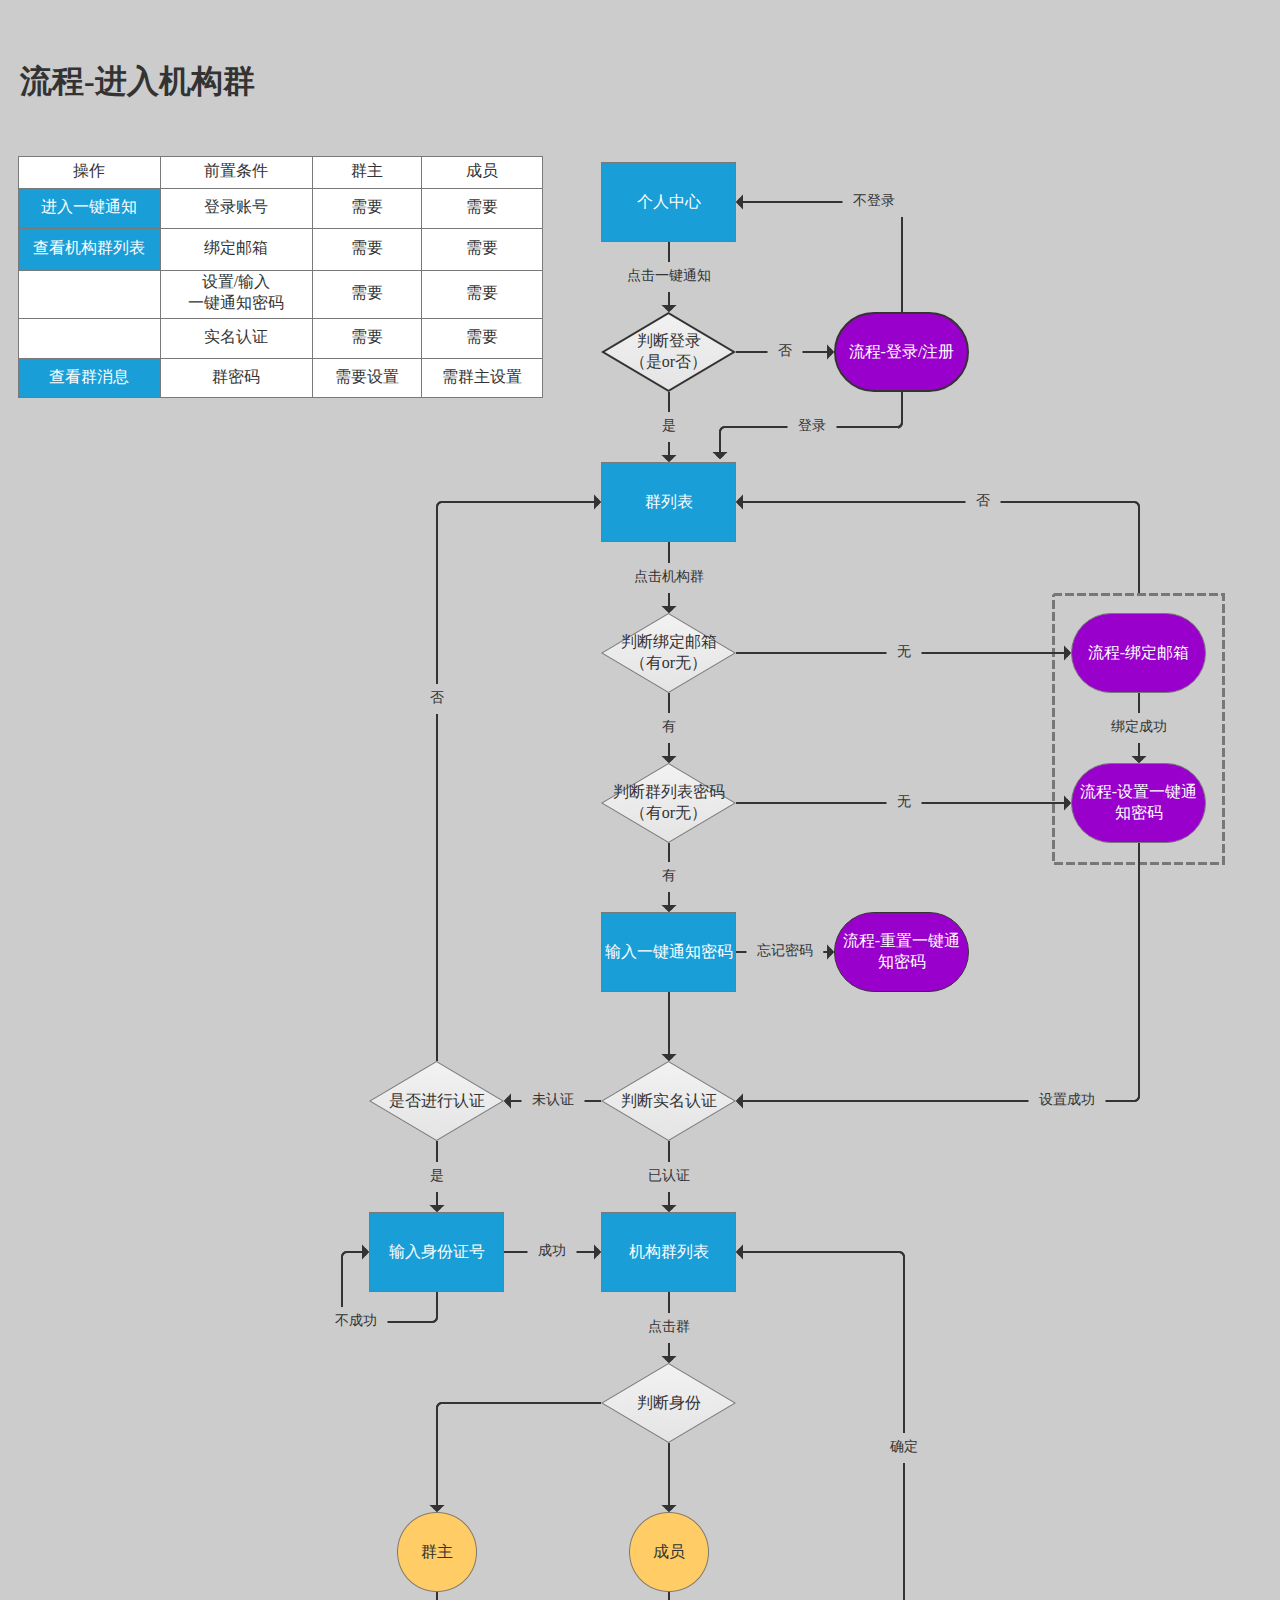
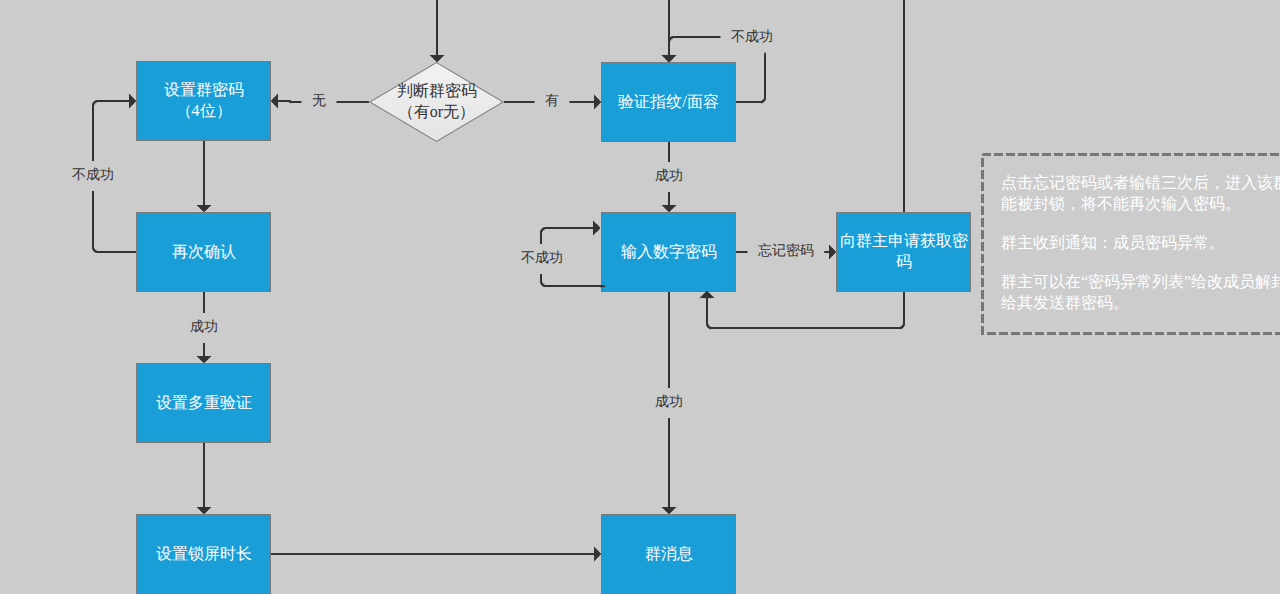
<file: 123/进入机构群.html>
﻿<!DOCTYPE html>
<html>
  <head>
    <title>进入机构群</title>
    <meta http-equiv="X-UA-Compatible" content="IE=edge"/>
    <meta http-equiv="content-type" content="text/html; charset=utf-8"/>
    <meta name="apple-mobile-web-app-capable" content="yes"/>
    <link href="resources/css/jquery-ui-themes.css" type="text/css" rel="stylesheet"/>
    <link href="resources/css/axure_rp_page.css" type="text/css" rel="stylesheet"/>
    <link href="data/styles.css" type="text/css" rel="stylesheet"/>
    <link href="files/进入机构群/styles.css" type="text/css" rel="stylesheet"/>
    <script src="resources/scripts/jquery-1.7.1.min.js"></script>
    <script src="resources/scripts/jquery-ui-1.8.10.custom.min.js"></script>
    <script src="resources/scripts/prototypePre.js"></script>
    <script src="data/document.js"></script>
    <script src="resources/scripts/prototypePost.js"></script>
    <script src="files/进入机构群/data.js"></script>
    <script type="text/javascript">
      $axure.utils.getTransparentGifPath = function() { return 'resources/images/transparent.gif'; };
      $axure.utils.getOtherPath = function() { return 'resources/Other.html'; };
      $axure.utils.getReloadPath = function() { return 'resources/reload.html'; };
    </script>
  </head>
  <body>
    <div id="base" class="">

      <!-- Unnamed (矩形) -->
      <div id="u19" class="ax_default flow_shape">
        <img id="u19_img" class="img " src="images/进入机构群/u19.png"/>
      </div>

      <!-- Unnamed (矩形) -->
      <div id="u20" class="ax_default _一级标题">
        <div id="u20_div" class=""></div>
        <div id="u20_text" class="text ">
          <p><span>流程-进入机构群</span></p>
        </div>
      </div>

      <!-- Unnamed (菱形) -->
      <div id="u21" class="ax_default flow_shape">
        <img id="u21_img" class="img " src="images/申请创建机构群/u5.png"/>
        <div id="u21_text" class="text ">
          <p><span>判断实名认证</span></p>
        </div>
      </div>

      <!-- Unnamed (矩形) -->
      <div id="u22" class="ax_default flow_shape">
        <div id="u22_div" class=""></div>
        <div id="u22_text" class="text ">
          <p><span>群列表</span></p>
        </div>
      </div>

      <!-- Unnamed (连接线) -->
      <div id="u23" class="ax_default _连接线">
        <img id="u23_seg0" class="img " src="images/进入机构群/u23_seg0.png" alt="u23_seg0"/>
        <img id="u23_seg1" class="img " src="images/进入机构群/u23_seg1.png" alt="u23_seg1"/>
        <div id="u23_text" class="text ">
          <p><span>有</span></p>
        </div>
      </div>

      <!-- Unnamed (菱形) -->
      <div id="u24" class="ax_default flow_shape">
        <img id="u24_img" class="img " src="images/申请创建机构群/u5.png"/>
        <div id="u24_text" class="text ">
          <p><span>是否进行认证</span></p>
        </div>
      </div>

      <!-- Unnamed (连接线) -->
      <div id="u25" class="ax_default _连接线">
        <img id="u25_seg0" class="img " src="images/进入机构群/u25_seg0.png" alt="u25_seg0"/>
        <img id="u25_seg1" class="img " src="images/进入机构群/u25_seg1.png" alt="u25_seg1"/>
        <div id="u25_text" class="text ">
          <p><span>未认证</span></p>
        </div>
      </div>

      <!-- Unnamed (连接线) -->
      <div id="u26" class="ax_default _连接线">
        <img id="u26_seg0" class="img " src="images/进入机构群/u26_seg0.png" alt="u26_seg0"/>
        <img id="u26_seg1" class="img " src="images/进入机构群/u23_seg1.png" alt="u26_seg1"/>
        <div id="u26_text" class="text ">
          <p><span>已认证</span></p>
        </div>
      </div>

      <!-- Unnamed (连接线) -->
      <div id="u27" class="ax_default _连接线">
        <img id="u27_seg0" class="img " src="images/进入机构群/u27_seg0.png" alt="u27_seg0"/>
        <img id="u27_seg1" class="img " src="images/进入机构群/u27_seg1.png" alt="u27_seg1"/>
        <img id="u27_seg2" class="img " src="images/进入机构群/u27_seg2.png" alt="u27_seg2"/>
        <div id="u27_text" class="text ">
          <p><span>否</span></p>
        </div>
      </div>

      <!-- Unnamed (矩形) -->
      <div id="u28" class="ax_default flow_shape">
        <div id="u28_div" class=""></div>
        <div id="u28_text" class="text ">
          <p><span>输入身份证号</span></p>
        </div>
      </div>

      <!-- Unnamed (连接线) -->
      <div id="u29" class="ax_default _连接线">
        <img id="u29_seg0" class="img " src="images/进入机构群/u29_seg0.png" alt="u29_seg0"/>
        <img id="u29_seg1" class="img " src="images/进入机构群/u29_seg1.png" alt="u29_seg1"/>
        <img id="u29_seg2" class="img " src="images/进入机构群/u29_seg2.png" alt="u29_seg2"/>
        <img id="u29_seg3" class="img " src="images/进入机构群/u29_seg3.png" alt="u29_seg3"/>
        <img id="u29_seg4" class="img " src="images/进入机构群/u27_seg2.png" alt="u29_seg4"/>
        <div id="u29_text" class="text ">
          <p><span>不成功</span></p>
        </div>
      </div>

      <!-- Unnamed (矩形) -->
      <div id="u30" class="ax_default flow_shape">
        <div id="u30_div" class=""></div>
        <div id="u30_text" class="text ">
          <p><span>机构群列表</span></p>
        </div>
      </div>

      <!-- Unnamed (连接线) -->
      <div id="u31" class="ax_default _连接线">
        <img id="u31_seg0" class="img " src="images/进入机构群/u31_seg0.png" alt="u31_seg0"/>
        <img id="u31_seg1" class="img " src="images/进入机构群/u27_seg2.png" alt="u31_seg1"/>
        <div id="u31_text" class="text ">
          <p><span>成功</span></p>
        </div>
      </div>

      <!-- Unnamed (菱形) -->
      <div id="u32" class="ax_default flow_shape">
        <img id="u32_img" class="img " src="images/申请创建机构群/u5.png"/>
        <div id="u32_text" class="text ">
          <p><span>判断身份</span></p>
        </div>
      </div>

      <!-- Unnamed (连接线) -->
      <div id="u33" class="ax_default _连接线">
        <img id="u33_seg0" class="img " src="images/进入机构群/u26_seg0.png" alt="u33_seg0"/>
        <img id="u33_seg1" class="img " src="images/进入机构群/u23_seg1.png" alt="u33_seg1"/>
        <div id="u33_text" class="text ">
          <p><span>点击群</span></p>
        </div>
      </div>

      <!-- Unnamed (椭圆形) -->
      <div id="u34" class="ax_default flow_shape">
        <img id="u34_img" class="img " src="images/进入机构群/u34.png"/>
        <div id="u34_text" class="text ">
          <p><span>群主</span></p>
        </div>
      </div>

      <!-- Unnamed (椭圆形) -->
      <div id="u35" class="ax_default flow_shape">
        <img id="u35_img" class="img " src="images/进入机构群/u34.png"/>
        <div id="u35_text" class="text ">
          <p><span>成员</span></p>
        </div>
      </div>

      <!-- Unnamed (连接线) -->
      <div id="u36" class="ax_default _连接线">
        <img id="u36_seg0" class="img " src="images/进入机构群/u36_seg0.png" alt="u36_seg0"/>
        <img id="u36_seg1" class="img " src="images/进入机构群/u36_seg1.png" alt="u36_seg1"/>
        <img id="u36_seg2" class="img " src="images/进入机构群/u23_seg1.png" alt="u36_seg2"/>
        <div id="u36_text" class="text " style="display:none; visibility: hidden">
          <p></p>
        </div>
      </div>

      <!-- Unnamed (连接线) -->
      <div id="u37" class="ax_default _连接线">
        <img id="u37_seg0" class="img " src="images/进入机构群/u37_seg0.png" alt="u37_seg0"/>
        <img id="u37_seg1" class="img " src="images/进入机构群/u23_seg1.png" alt="u37_seg1"/>
        <div id="u37_text" class="text " style="display:none; visibility: hidden">
          <p></p>
        </div>
      </div>

      <!-- Unnamed (矩形) -->
      <div id="u38" class="ax_default flow_shape">
        <div id="u38_div" class=""></div>
        <div id="u38_text" class="text ">
          <p><span>输入一键通知密码</span></p>
        </div>
      </div>

      <!-- Unnamed (菱形) -->
      <div id="u39" class="ax_default flow_shape">
        <img id="u39_img" class="img " src="images/申请创建机构群/u5.png"/>
        <div id="u39_text" class="text ">
          <p><span>判断绑定邮箱</span></p><p><span>（有or无）</span></p>
        </div>
      </div>

      <!-- Unnamed (连接线) -->
      <div id="u40" class="ax_default _连接线">
        <img id="u40_seg0" class="img " src="images/进入机构群/u26_seg0.png" alt="u40_seg0"/>
        <img id="u40_seg1" class="img " src="images/进入机构群/u23_seg1.png" alt="u40_seg1"/>
        <div id="u40_text" class="text ">
          <p><span>点击机构群</span></p>
        </div>
      </div>

      <!-- Unnamed (连接线) -->
      <div id="u41" class="ax_default _连接线">
        <img id="u41_seg0" class="img " src="images/进入机构群/u41_seg0.png" alt="u41_seg0"/>
        <img id="u41_seg1" class="img " src="images/进入机构群/u27_seg2.png" alt="u41_seg1"/>
        <div id="u41_text" class="text ">
          <p><span>无</span></p>
        </div>
      </div>

      <!-- Unnamed (连接线) -->
      <div id="u42" class="ax_default _连接线">
        <img id="u42_seg0" class="img " src="images/进入机构群/u37_seg0.png" alt="u42_seg0"/>
        <img id="u42_seg1" class="img " src="images/进入机构群/u23_seg1.png" alt="u42_seg1"/>
        <div id="u42_text" class="text " style="display:none; visibility: hidden">
          <p></p>
        </div>
      </div>

      <!-- Unnamed (菱形) -->
      <div id="u43" class="ax_default flow_shape">
        <img id="u43_img" class="img " src="images/申请创建机构群/u5.png"/>
        <div id="u43_text" class="text ">
          <p><span>判断群密码</span></p><p><span>（有or无）</span></p>
        </div>
      </div>

      <!-- Unnamed (连接线) -->
      <div id="u44" class="ax_default _连接线">
        <img id="u44_seg0" class="img " src="images/进入机构群/u44_seg0.png" alt="u44_seg0"/>
        <img id="u44_seg1" class="img " src="images/进入机构群/u23_seg1.png" alt="u44_seg1"/>
        <div id="u44_text" class="text " style="display:none; visibility: hidden">
          <p></p>
        </div>
      </div>

      <!-- Unnamed (矩形) -->
      <div id="u45" class="ax_default flow_shape">
        <div id="u45_div" class=""></div>
        <div id="u45_text" class="text ">
          <p><span>设置群密码</span></p><p><span>（4位）</span></p>
        </div>
      </div>

      <!-- Unnamed (连接线) -->
      <div id="u46" class="ax_default _连接线">
        <img id="u46_seg0" class="img " src="images/进入机构群/u46_seg0.png" alt="u46_seg0"/>
        <img id="u46_seg1" class="img " src="images/进入机构群/u46_seg1.png" alt="u46_seg1"/>
        <img id="u46_seg2" class="img " src="images/进入机构群/u46_seg2.png" alt="u46_seg2"/>
        <img id="u46_seg3" class="img " src="images/进入机构群/u25_seg1.png" alt="u46_seg3"/>
        <div id="u46_text" class="text ">
          <p><span>无</span></p>
        </div>
      </div>

      <!-- Unnamed (矩形) -->
      <div id="u47" class="ax_default flow_shape">
        <div id="u47_div" class=""></div>
        <div id="u47_text" class="text ">
          <p><span>输入数字密码</span></p>
        </div>
      </div>

      <!-- Unnamed (连接线) -->
      <div id="u48" class="ax_default _连接线">
        <img id="u48_seg0" class="img " src="images/进入机构群/u48_seg0.png" alt="u48_seg0"/>
        <img id="u48_seg1" class="img " src="images/进入机构群/u27_seg2.png" alt="u48_seg1"/>
        <div id="u48_text" class="text ">
          <p><span>有</span></p>
        </div>
      </div>

      <!-- Unnamed (连接线) -->
      <div id="u49" class="ax_default _连接线">
        <img id="u49_seg0" class="img " src="images/进入机构群/u44_seg0.png" alt="u49_seg0"/>
        <img id="u49_seg1" class="img " src="images/进入机构群/u23_seg1.png" alt="u49_seg1"/>
        <div id="u49_text" class="text " style="display:none; visibility: hidden">
          <p></p>
        </div>
      </div>

      <!-- Unnamed (矩形) -->
      <div id="u50" class="ax_default flow_shape">
        <div id="u50_div" class=""></div>
        <div id="u50_text" class="text ">
          <p><span>设置多重验证</span></p>
        </div>
      </div>

      <!-- Unnamed (矩形) -->
      <div id="u51" class="ax_default flow_shape">
        <div id="u51_div" class=""></div>
        <div id="u51_text" class="text ">
          <p><span>设置锁屏时长</span></p>
        </div>
      </div>

      <!-- Unnamed (矩形) -->
      <div id="u52" class="ax_default flow_shape">
        <div id="u52_div" class=""></div>
        <div id="u52_text" class="text ">
          <p><span>再次确认</span></p>
        </div>
      </div>

      <!-- Unnamed (连接线) -->
      <div id="u53" class="ax_default _连接线">
        <img id="u53_seg0" class="img " src="images/进入机构群/u53_seg0.png" alt="u53_seg0"/>
        <img id="u53_seg1" class="img " src="images/进入机构群/u23_seg1.png" alt="u53_seg1"/>
        <div id="u53_text" class="text " style="display:none; visibility: hidden">
          <p></p>
        </div>
      </div>

      <!-- Unnamed (连接线) -->
      <div id="u54" class="ax_default _连接线">
        <img id="u54_seg0" class="img " src="images/进入机构群/u54_seg0.png" alt="u54_seg0"/>
        <img id="u54_seg1" class="img " src="images/进入机构群/u54_seg1.png" alt="u54_seg1"/>
        <img id="u54_seg2" class="img " src="images/进入机构群/u54_seg2.png" alt="u54_seg2"/>
        <img id="u54_seg3" class="img " src="images/进入机构群/u27_seg2.png" alt="u54_seg3"/>
        <div id="u54_text" class="text ">
          <p><span>不成功</span></p>
        </div>
      </div>

      <!-- Unnamed (连接线) -->
      <div id="u55" class="ax_default _连接线">
        <img id="u55_seg0" class="img " src="images/进入机构群/u26_seg0.png" alt="u55_seg0"/>
        <img id="u55_seg1" class="img " src="images/进入机构群/u23_seg1.png" alt="u55_seg1"/>
        <div id="u55_text" class="text ">
          <p><span>成功</span></p>
        </div>
      </div>

      <!-- Unnamed (连接线) -->
      <div id="u56" class="ax_default _连接线">
        <img id="u56_seg0" class="img " src="images/进入机构群/u53_seg0.png" alt="u56_seg0"/>
        <img id="u56_seg1" class="img " src="images/进入机构群/u23_seg1.png" alt="u56_seg1"/>
        <div id="u56_text" class="text " style="display:none; visibility: hidden">
          <p></p>
        </div>
      </div>

      <!-- Unnamed (矩形) -->
      <div id="u57" class="ax_default flow_shape">
        <div id="u57_div" class=""></div>
        <div id="u57_text" class="text ">
          <p><span>群消息</span></p>
        </div>
      </div>

      <!-- Unnamed (连接线) -->
      <div id="u58" class="ax_default _连接线">
        <img id="u58_seg0" class="img " src="images/进入机构群/u58_seg0.png" alt="u58_seg0"/>
        <img id="u58_seg1" class="img " src="images/进入机构群/u23_seg1.png" alt="u58_seg1"/>
        <div id="u58_text" class="text ">
          <p><span>成功</span></p>
        </div>
      </div>

      <!-- Unnamed (连接线) -->
      <div id="u59" class="ax_default _连接线">
        <img id="u59_seg0" class="img " src="images/进入机构群/u59_seg0.png" alt="u59_seg0"/>
        <img id="u59_seg1" class="img " src="images/进入机构群/u27_seg2.png" alt="u59_seg1"/>
        <div id="u59_text" class="text " style="display:none; visibility: hidden">
          <p></p>
        </div>
      </div>

      <!-- Unnamed (连接线) -->
      <div id="u60" class="ax_default _连接线">
        <img id="u60_seg0" class="img " src="images/进入机构群/u26_seg0.png" alt="u60_seg0"/>
        <img id="u60_seg1" class="img " src="images/进入机构群/u23_seg1.png" alt="u60_seg1"/>
        <div id="u60_text" class="text ">
          <p><span>是</span></p>
        </div>
      </div>

      <!-- Unnamed (菱形) -->
      <div id="u61" class="ax_default flow_shape">
        <img id="u61_img" class="img " src="images/申请创建机构群/u5.png"/>
        <div id="u61_text" class="text ">
          <p><span>判断群列表密码</span></p><p><span>（有or无）</span></p>
        </div>
      </div>

      <!-- Unnamed (连接线) -->
      <div id="u62" class="ax_default _连接线">
        <img id="u62_seg0" class="img " src="images/进入机构群/u62_seg0.png" alt="u62_seg0"/>
        <img id="u62_seg1" class="img " src="images/进入机构群/u23_seg1.png" alt="u62_seg1"/>
        <div id="u62_text" class="text ">
          <p><span>有</span></p>
        </div>
      </div>

      <!-- Unnamed (连接线) -->
      <div id="u63" class="ax_default _连接线">
        <img id="u63_seg0" class="img " src="images/进入机构群/u41_seg0.png" alt="u63_seg0"/>
        <img id="u63_seg1" class="img " src="images/进入机构群/u27_seg2.png" alt="u63_seg1"/>
        <div id="u63_text" class="text ">
          <p><span>无</span></p>
        </div>
      </div>

      <!-- Unnamed (连接线) -->
      <div id="u64" class="ax_default _连接线">
        <img id="u64_seg0" class="img " src="images/进入机构群/u64_seg0.png" alt="u64_seg0"/>
        <img id="u64_seg1" class="img " src="images/进入机构群/u64_seg1.png" alt="u64_seg1"/>
        <img id="u64_seg2" class="img " src="images/进入机构群/u25_seg1.png" alt="u64_seg2"/>
        <div id="u64_text" class="text ">
          <p><span>否</span></p>
        </div>
      </div>

      <!-- Unnamed (矩形) -->
      <div id="u65" class="ax_default flow_shape">
        <div id="u65_div" class=""></div>
        <div id="u65_text" class="text ">
          <p><span>验证指纹/面容</span></p>
        </div>
      </div>

      <!-- Unnamed (连接线) -->
      <div id="u66" class="ax_default _连接线">
        <img id="u66_seg0" class="img " src="images/进入机构群/u23_seg0.png" alt="u66_seg0"/>
        <img id="u66_seg1" class="img " src="images/进入机构群/u23_seg1.png" alt="u66_seg1"/>
        <div id="u66_text" class="text ">
          <p><span>成功</span></p>
        </div>
      </div>

      <!-- Unnamed (连接线) -->
      <div id="u67" class="ax_default _连接线">
        <img id="u67_seg0" class="img " src="images/进入机构群/u67_seg0.png" alt="u67_seg0"/>
        <img id="u67_seg1" class="img " src="images/进入机构群/u67_seg1.png" alt="u67_seg1"/>
        <img id="u67_seg2" class="img " src="images/进入机构群/u67_seg2.png" alt="u67_seg2"/>
        <img id="u67_seg3" class="img " src="images/进入机构群/u67_seg3.png" alt="u67_seg3"/>
        <img id="u67_seg4" class="img " src="images/进入机构群/u23_seg1.png" alt="u67_seg4"/>
        <div id="u67_text" class="text ">
          <p><span>不成功</span></p>
        </div>
      </div>

      <!-- Unnamed (连接线) -->
      <div id="u68" class="ax_default _连接线">
        <img id="u68_seg0" class="img " src="images/进入机构群/u68_seg0.png" alt="u68_seg0"/>
        <img id="u68_seg1" class="img " src="images/进入机构群/u68_seg1.png" alt="u68_seg1"/>
        <img id="u68_seg2" class="img " src="images/进入机构群/u68_seg2.png" alt="u68_seg2"/>
        <img id="u68_seg3" class="img " src="images/进入机构群/u68_seg3.png" alt="u68_seg3"/>
        <img id="u68_seg4" class="img " src="images/进入机构群/u27_seg2.png" alt="u68_seg4"/>
        <div id="u68_text" class="text ">
          <p><span>不成功</span></p>
        </div>
      </div>

      <!-- Unnamed (矩形) -->
      <div id="u69" class="ax_default flow_shape">
        <div id="u69_div" class=""></div>
        <div id="u69_text" class="text ">
          <p><span>向群主申请获取密码</span></p>
        </div>
      </div>

      <!-- Unnamed (连接线) -->
      <div id="u70" class="ax_default _连接线">
        <img id="u70_seg0" class="img " src="images/进入机构群/u70_seg0.png" alt="u70_seg0"/>
        <img id="u70_seg1" class="img " src="images/进入机构群/u70_seg1.png" alt="u70_seg1"/>
        <div id="u70_text" class="text ">
          <p><span>忘记密码</span></p>
        </div>
      </div>

      <!-- Unnamed (连接线) -->
      <div id="u71" class="ax_default _连接线">
        <img id="u71_seg0" class="img " src="images/进入机构群/u71_seg0.png" alt="u71_seg0"/>
        <img id="u71_seg1" class="img " src="images/进入机构群/u71_seg1.png" alt="u71_seg1"/>
        <img id="u71_seg2" class="img " src="images/进入机构群/u25_seg1.png" alt="u71_seg2"/>
        <div id="u71_text" class="text ">
          <p><span>确定</span></p>
        </div>
      </div>

      <!-- Unnamed (连接线) -->
      <div id="u72" class="ax_default _连接线">
        <img id="u72_seg0" class="img " src="images/进入机构群/u72_seg0.png" alt="u72_seg0"/>
        <img id="u72_seg1" class="img " src="images/进入机构群/u72_seg1.png" alt="u72_seg1"/>
        <img id="u72_seg2" class="img " src="images/进入机构群/u72_seg2.png" alt="u72_seg2"/>
        <img id="u72_seg3" class="img " src="images/进入机构群/u72_seg3.png" alt="u72_seg3"/>
        <div id="u72_text" class="text " style="display:none; visibility: hidden">
          <p></p>
        </div>
      </div>

      <!-- Unnamed (矩形) -->
      <div id="u73" class="ax_default flow_shape">
        <img id="u73_img" class="img " src="images/申请创建机构群/u14.png"/>
        <div id="u73_text" class="text ">
          <p><span>点击忘记密码或者输错三次后，进入该群功能被封锁，将不能再次输入密码。</span></p><p><span><br></span></p><p><span>群主收到通知：成员密码异常。</span></p><p><span><br></span></p><p><span>群主可以在“密码异常列表”给改成员解封并给其发送群密码。</span></p>
        </div>
      </div>

      <!-- Unnamed (矩形) -->
      <div id="u74" class="ax_default flow_shape">
        <div id="u74_div" class=""></div>
        <div id="u74_text" class="text ">
          <p><span>个人中心</span></p>
        </div>
      </div>

      <!-- Unnamed (组 合) -->
      <div id="u75" class="ax_default" data-left="601" data-top="187" data-width="368" data-height="278">

        <!-- Unnamed (矩形) -->
        <div id="u76" class="ax_default flow_shape">
          <div id="u76_div" class=""></div>
          <div id="u76_text" class="text ">
            <p><span>流程-登录/注册</span></p>
          </div>
        </div>

        <!-- Unnamed (菱形) -->
        <div id="u77" class="ax_default flow_shape">
          <img id="u77_img" class="img " src="images/进入机构群/u77.png"/>
          <div id="u77_text" class="text ">
            <p><span>判断登录</span></p><p><span>（是or否）</span></p>
          </div>
        </div>

        <!-- Unnamed (连接线) -->
        <div id="u78" class="ax_default _连接线">
          <img id="u78_seg0" class="img " src="images/进入机构群/u23_seg0.png" alt="u78_seg0"/>
          <img id="u78_seg1" class="img " src="images/进入机构群/u23_seg1.png" alt="u78_seg1"/>
          <div id="u78_text" class="text ">
            <p><span>是</span></p>
          </div>
        </div>

        <!-- Unnamed (连接线) -->
        <div id="u79" class="ax_default _连接线">
          <img id="u79_seg0" class="img " src="images/进入机构群/u79_seg0.png" alt="u79_seg0"/>
          <img id="u79_seg1" class="img " src="images/进入机构群/u27_seg2.png" alt="u79_seg1"/>
          <div id="u79_text" class="text ">
            <p><span>否</span></p>
          </div>
        </div>

        <!-- Unnamed (连接线) -->
        <div id="u80" class="ax_default _连接线">
          <img id="u80_seg0" class="img " src="images/进入机构群/u80_seg0.png" alt="u80_seg0"/>
          <img id="u80_seg1" class="img " src="images/进入机构群/u80_seg1.png" alt="u80_seg1"/>
          <img id="u80_seg2" class="img " src="images/进入机构群/u25_seg1.png" alt="u80_seg2"/>
          <div id="u80_text" class="text ">
            <p><span>不登录</span></p>
          </div>
        </div>
      </div>

      <!-- Unnamed (连接线) -->
      <div id="u81" class="ax_default _连接线">
        <img id="u81_seg0" class="img " src="images/进入机构群/u23_seg0.png" alt="u81_seg0"/>
        <img id="u81_seg1" class="img " src="images/进入机构群/u23_seg1.png" alt="u81_seg1"/>
        <div id="u81_text" class="text ">
          <p><span>点击一键通知</span></p>
        </div>
      </div>

      <!-- Unnamed (连接线) -->
      <div id="u82" class="ax_default _连接线">
        <img id="u82_seg0" class="img " src="images/进入机构群/u82_seg0.png" alt="u82_seg0"/>
        <img id="u82_seg1" class="img " src="images/进入机构群/u82_seg1.png" alt="u82_seg1"/>
        <img id="u82_seg2" class="img " src="images/进入机构群/u82_seg2.png" alt="u82_seg2"/>
        <img id="u82_seg3" class="img " src="images/进入机构群/u23_seg1.png" alt="u82_seg3"/>
        <div id="u82_text" class="text ">
          <p><span>登录</span></p>
        </div>
      </div>

      <!-- Unnamed (表格) -->
      <div id="u83" class="ax_default">

        <!-- Unnamed (单元格) -->
        <div id="u84" class="ax_default table_cell">
          <img id="u84_img" class="img " src="images/进入机构群/u84.png"/>
          <div id="u84_text" class="text ">
            <p><span>操作</span></p>
          </div>
        </div>

        <!-- Unnamed (单元格) -->
        <div id="u85" class="ax_default table_cell">
          <img id="u85_img" class="img " src="images/进入机构群/u85.png"/>
          <div id="u85_text" class="text ">
            <p><span>前置条件</span></p>
          </div>
        </div>

        <!-- Unnamed (单元格) -->
        <div id="u86" class="ax_default table_cell">
          <img id="u86_img" class="img " src="images/进入机构群/u86.png"/>
          <div id="u86_text" class="text ">
            <p><span>群主</span></p>
          </div>
        </div>

        <!-- Unnamed (单元格) -->
        <div id="u87" class="ax_default table_cell">
          <img id="u87_img" class="img " src="images/进入机构群/u87.png"/>
          <div id="u87_text" class="text ">
            <p><span>成员</span></p>
          </div>
        </div>

        <!-- Unnamed (单元格) -->
        <div id="u88" class="ax_default table_cell">
          <img id="u88_img" class="img " src="images/进入机构群/u88.png"/>
          <div id="u88_text" class="text ">
            <p><span>进入一键通知</span></p>
          </div>
        </div>

        <!-- Unnamed (单元格) -->
        <div id="u89" class="ax_default table_cell">
          <img id="u89_img" class="img " src="images/进入机构群/u89.png"/>
          <div id="u89_text" class="text ">
            <p><span>登录账号</span></p>
          </div>
        </div>

        <!-- Unnamed (单元格) -->
        <div id="u90" class="ax_default table_cell">
          <img id="u90_img" class="img " src="images/进入机构群/u90.png"/>
          <div id="u90_text" class="text ">
            <p><span>需要</span></p>
          </div>
        </div>

        <!-- Unnamed (单元格) -->
        <div id="u91" class="ax_default table_cell">
          <img id="u91_img" class="img " src="images/进入机构群/u91.png"/>
          <div id="u91_text" class="text ">
            <p><span>需要</span></p>
          </div>
        </div>

        <!-- Unnamed (单元格) -->
        <div id="u92" class="ax_default table_cell">
          <img id="u92_img" class="img " src="images/进入机构群/u92.png"/>
          <div id="u92_text" class="text ">
            <p><span>查看机构群列表</span></p>
          </div>
        </div>

        <!-- Unnamed (单元格) -->
        <div id="u93" class="ax_default table_cell">
          <img id="u93_img" class="img " src="images/进入机构群/u93.png"/>
          <div id="u93_text" class="text ">
            <p><span>绑定邮箱</span></p>
          </div>
        </div>

        <!-- Unnamed (单元格) -->
        <div id="u94" class="ax_default table_cell">
          <img id="u94_img" class="img " src="images/进入机构群/u94.png"/>
          <div id="u94_text" class="text ">
            <p><span>需要</span></p>
          </div>
        </div>

        <!-- Unnamed (单元格) -->
        <div id="u95" class="ax_default table_cell">
          <img id="u95_img" class="img " src="images/进入机构群/u95.png"/>
          <div id="u95_text" class="text ">
            <p><span>需要</span></p>
          </div>
        </div>

        <!-- Unnamed (单元格) -->
        <div id="u96" class="ax_default table_cell">
          <img id="u96_img" class="img " src="images/进入机构群/u96.png"/>
        </div>

        <!-- Unnamed (单元格) -->
        <div id="u97" class="ax_default table_cell">
          <img id="u97_img" class="img " src="images/进入机构群/u97.png"/>
          <div id="u97_text" class="text ">
            <p><span>设置/输入</span></p><p><span>一键通知密码</span></p>
          </div>
        </div>

        <!-- Unnamed (单元格) -->
        <div id="u98" class="ax_default table_cell">
          <img id="u98_img" class="img " src="images/进入机构群/u98.png"/>
          <div id="u98_text" class="text ">
            <p><span>需要</span></p>
          </div>
        </div>

        <!-- Unnamed (单元格) -->
        <div id="u99" class="ax_default table_cell">
          <img id="u99_img" class="img " src="images/进入机构群/u99.png"/>
          <div id="u99_text" class="text ">
            <p><span>需要</span></p>
          </div>
        </div>

        <!-- Unnamed (单元格) -->
        <div id="u100" class="ax_default table_cell">
          <img id="u100_img" class="img " src="images/进入机构群/u100.png"/>
        </div>

        <!-- Unnamed (单元格) -->
        <div id="u101" class="ax_default table_cell">
          <img id="u101_img" class="img " src="images/进入机构群/u89.png"/>
          <div id="u101_text" class="text ">
            <p><span>实名认证</span></p>
          </div>
        </div>

        <!-- Unnamed (单元格) -->
        <div id="u102" class="ax_default table_cell">
          <img id="u102_img" class="img " src="images/进入机构群/u90.png"/>
          <div id="u102_text" class="text ">
            <p><span>需要</span></p>
          </div>
        </div>

        <!-- Unnamed (单元格) -->
        <div id="u103" class="ax_default table_cell">
          <img id="u103_img" class="img " src="images/进入机构群/u91.png"/>
          <div id="u103_text" class="text ">
            <p><span>需要</span></p>
          </div>
        </div>

        <!-- Unnamed (单元格) -->
        <div id="u104" class="ax_default table_cell">
          <img id="u104_img" class="img " src="images/进入机构群/u104.png"/>
          <div id="u104_text" class="text ">
            <p><span>查看群消息</span></p>
          </div>
        </div>

        <!-- Unnamed (单元格) -->
        <div id="u105" class="ax_default table_cell">
          <img id="u105_img" class="img " src="images/进入机构群/u105.png"/>
          <div id="u105_text" class="text ">
            <p><span>群密码</span></p>
          </div>
        </div>

        <!-- Unnamed (单元格) -->
        <div id="u106" class="ax_default table_cell">
          <img id="u106_img" class="img " src="images/进入机构群/u106.png"/>
          <div id="u106_text" class="text ">
            <p><span>需要设置</span></p>
          </div>
        </div>

        <!-- Unnamed (单元格) -->
        <div id="u107" class="ax_default table_cell">
          <img id="u107_img" class="img " src="images/进入机构群/u107.png"/>
          <div id="u107_text" class="text ">
            <p><span>需群主设置</span></p>
          </div>
        </div>
      </div>

      <!-- Unnamed (矩形) -->
      <div id="u108" class="ax_default flow_shape">
        <div id="u108_div" class=""></div>
        <div id="u108_text" class="text ">
          <p><span>流程-绑定邮箱</span></p>
        </div>
      </div>

      <!-- Unnamed (矩形) -->
      <div id="u109" class="ax_default flow_shape">
        <div id="u109_div" class=""></div>
        <div id="u109_text" class="text ">
          <p><span>流程-设置一键通知密码</span></p>
        </div>
      </div>

      <!-- Unnamed (连接线) -->
      <div id="u110" class="ax_default _连接线">
        <img id="u110_seg0" class="img " src="images/进入机构群/u23_seg0.png" alt="u110_seg0"/>
        <img id="u110_seg1" class="img " src="images/进入机构群/u23_seg1.png" alt="u110_seg1"/>
        <div id="u110_text" class="text ">
          <p><span>绑定成功</span></p>
        </div>
      </div>

      <!-- Unnamed (连接线) -->
      <div id="u111" class="ax_default _连接线">
        <img id="u111_seg0" class="img " src="images/进入机构群/u111_seg0.png" alt="u111_seg0"/>
        <img id="u111_seg1" class="img " src="images/进入机构群/u111_seg1.png" alt="u111_seg1"/>
        <img id="u111_seg2" class="img " src="images/进入机构群/u25_seg1.png" alt="u111_seg2"/>
        <div id="u111_text" class="text ">
          <p><span>设置成功</span></p>
        </div>
      </div>

      <!-- Unnamed (矩形) -->
      <div id="u112" class="ax_default flow_shape">
        <div id="u112_div" class=""></div>
        <div id="u112_text" class="text ">
          <p><span>流程-重置一键通知密码</span></p>
        </div>
      </div>

      <!-- Unnamed (连接线) -->
      <div id="u113" class="ax_default _连接线">
        <img id="u113_seg0" class="img " src="images/进入机构群/u113_seg0.png" alt="u113_seg0"/>
        <img id="u113_seg1" class="img " src="images/进入机构群/u113_seg1.png" alt="u113_seg1"/>
        <div id="u113_text" class="text ">
          <p><span>忘记密码</span></p>
        </div>
      </div>
    </div>
  </body>
</html>
</file>
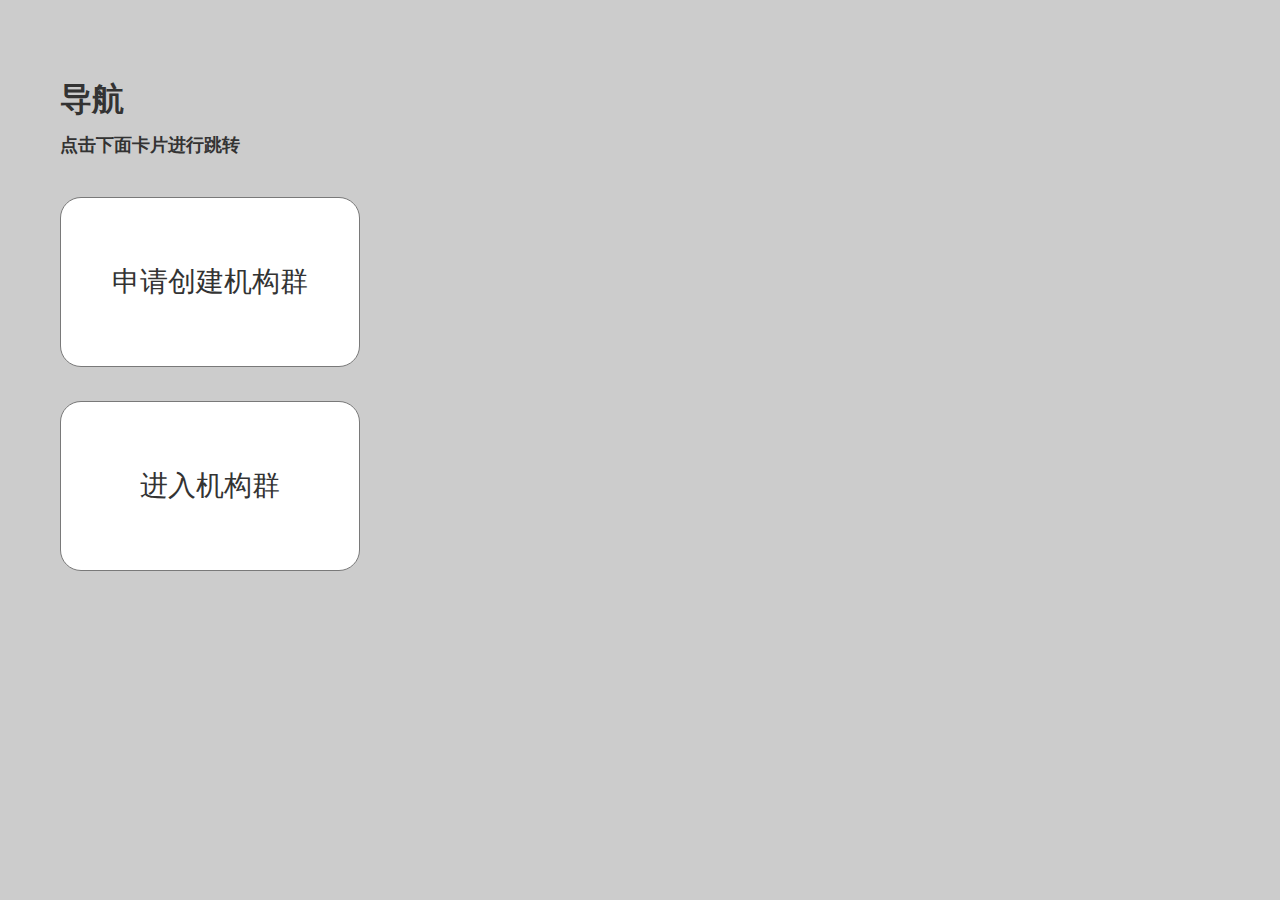
<file: 123/resources/reload.html>
﻿<html>
	<head>
		<title></title>
	</head>
	<body>
	
	<script language="javascript">
	function getUrl() {
      var query = window.location.hash.substring(1);
      var vars = query.split("&&&");
      for (var i=0;i<vars.length;i++) {
        var url = vars[i];
        return decodeURI(url).replace("html%23","html#");
      } 
    }

    var rel = '../';
    var url = getUrl();
    if (url.indexOf(":") > 0 && url.indexOf(":") < 10) rel = '';
	self.location.href = rel + url;
	</script>
	
	</body>
</html>
</file>
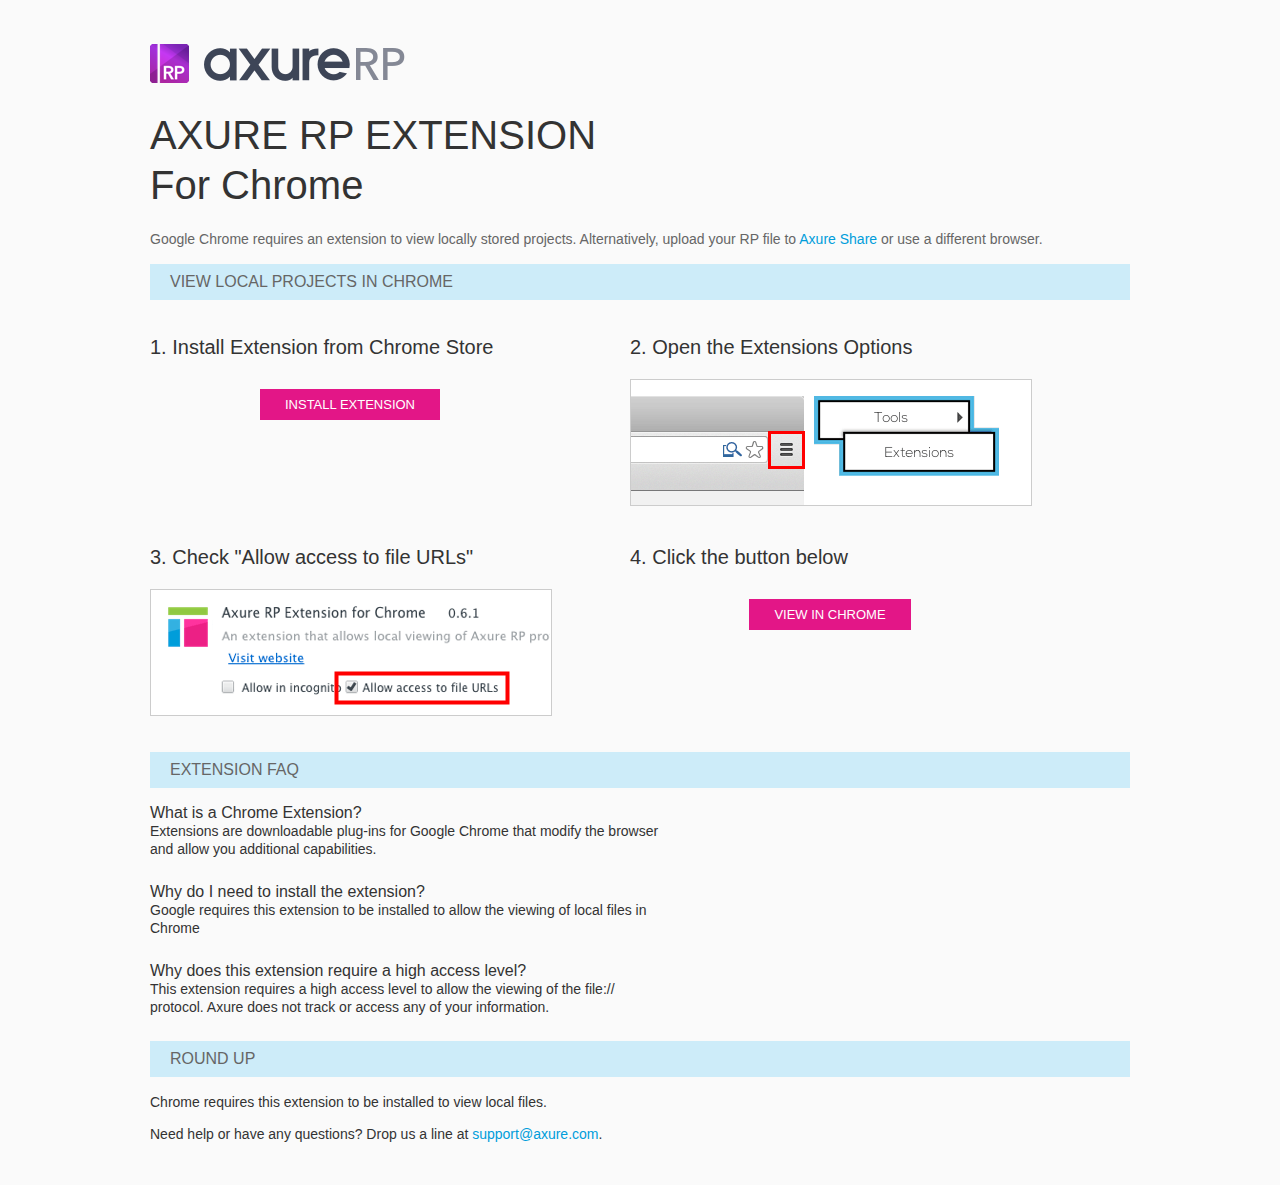
<file: 123/resources/chrome/chrome.html>
<html>
<head>
    <title>Install the Axure RP Chrome Extension</title>
    <style type="text/css">
        *
        {
            font-family: Helvetica, Arial, sans-serif;
        }
        body
        {
            text-align: center;
            background-color: #fafafa;
        }
        p
        {
            font-size: 14px;
            line-height: 18px;
            color: #333333;
        }
        div.container
        {
            width: 980px;
            margin-left: auto;
            margin-right: auto;
            text-align: left;
        }
        a
        {
            text-decoration: none;
            color: #009dda;
        }
        .button
        {
            background: #E31687;
            font: normal 16px Arial, sans-serif;
            color: #FFFFFF;
            padding: 8px 25px 8px 25px;
            border: 0;
            display: inline-block;
            margin-top: 10px;
            text-transform: uppercase;
            font-size: 13px;
        }
        a:hover.button
        {
            opacity: .8;
        }
        div.left
        {
            width: 400px;
            float: left;
            margin-right: 80px;
        }
        div.right
        {
            width: 400px;
            float: left;
        }
        div.buttonContainer
        {
            text-align: center;
        }
        h1
        {
            font-size: 40px;
            color: #333333;
            line-height: 50px;
            margin-bottom: 20px;
            font-weight: normal;
        }
        h2
        {
            font-size: 38px;
            font-weight: normal;
            color: #08639C;
            text-align: center;
        }
        h3
        {
            font-size: 20px;
            color: #333333;
            font-weight: normal;
        }
        .heading
        {
            background-color: #cdecf9;
            height: 36px;
            line-height: 36px;
            padding-left: 20px;
            font-size: 16px;
            color: #666666;
        }
        span.faq
        {
            font-size: 16px;
            font-weight: normal;
            color: #333333;
            display: block;
        }
    </style>
</head>
<body>
    <div class="container">
        <br />
        <br />
        <img src="axure_logo.png" alt="axure" />
        <br />
        <h1>
            AXURE RP EXTENSION<br />
            For Chrome</h1>
        <p style="font-size: 14px; color: #666666; margin-top: 10px;">
            Google Chrome requires an extension to view locally stored projects. Alternatively,
            upload your RP file to <a href="https://share.axure.com">Axure Share</a> or use a different
            browser.</p>
        <h3 class="heading">
            VIEW LOCAL PROJECTS IN CHROME</h3>
        <div class="left">
            <h3>
                1. Install Extension from Chrome Store</h3>
            <div class="buttonContainer">
                <a class="button" href="https://chrome.google.com/webstore/detail/dogkpdfcklifaemcdfbildhcofnopogp"
                    target="_blank">Install Extension</a>
            </div>
        </div>
        <div class="right">
            <h3>
                2. Open the Extensions Options</h3>
            <img src="extensions_menu.gif" alt="extensions" />
        </div>
        <div style="clear: both; height: 20px;">
            &nbsp;</div>
        <div class="left">
            <h3>
                3. Check "Allow access to file URLs"</h3>
            <img src="allow_access.gif" alt="allow access" />
        </div>
        <div class="right">
            <h3>
                4. Click the button below</h3>
            <div class="buttonContainer">
                <a class="button" href="../../start.html">View in Chrome</a>
            </div>
        </div>
        <div style="clear: both; height: 20px;">
        </div>
        <h3 class="heading">
            EXTENSION FAQ</h3>
        <p>
            <span class="faq">What is a Chrome Extension?</span> Extensions are downloadable
            plug-ins for Google Chrome that modify the browser<br />
            and allow you additional capabilities.
        </p>
        <p style="margin-top: 25px;">
            <span class="faq">Why do I need to install the extension?</span> Google requires
            this extension to be installed to allow the viewing of local files in<br />
            Chrome
        </p>
        <p style="margin-top: 25px; margin-bottom: 25px;">
            <span class="faq">Why does this extension require a high access level?</span> This
            extension requires a high access level to allow the viewing of the file://<br />
            protocol. Axure does not track or access any of your information.
        </p>
        <h3 class="heading">
            ROUND UP</h3>
        <p>
            Chrome requires this extension to be installed to view local files.</p>
        <p>
            Need help or have any questions? Drop us a line at <a href="mailto:support@axure.com">
                support@axure.com</a>.
        </p>
        <div style="clear: both; height: 20px;">
        </div>
    </div>
</body>
</html>
</file>
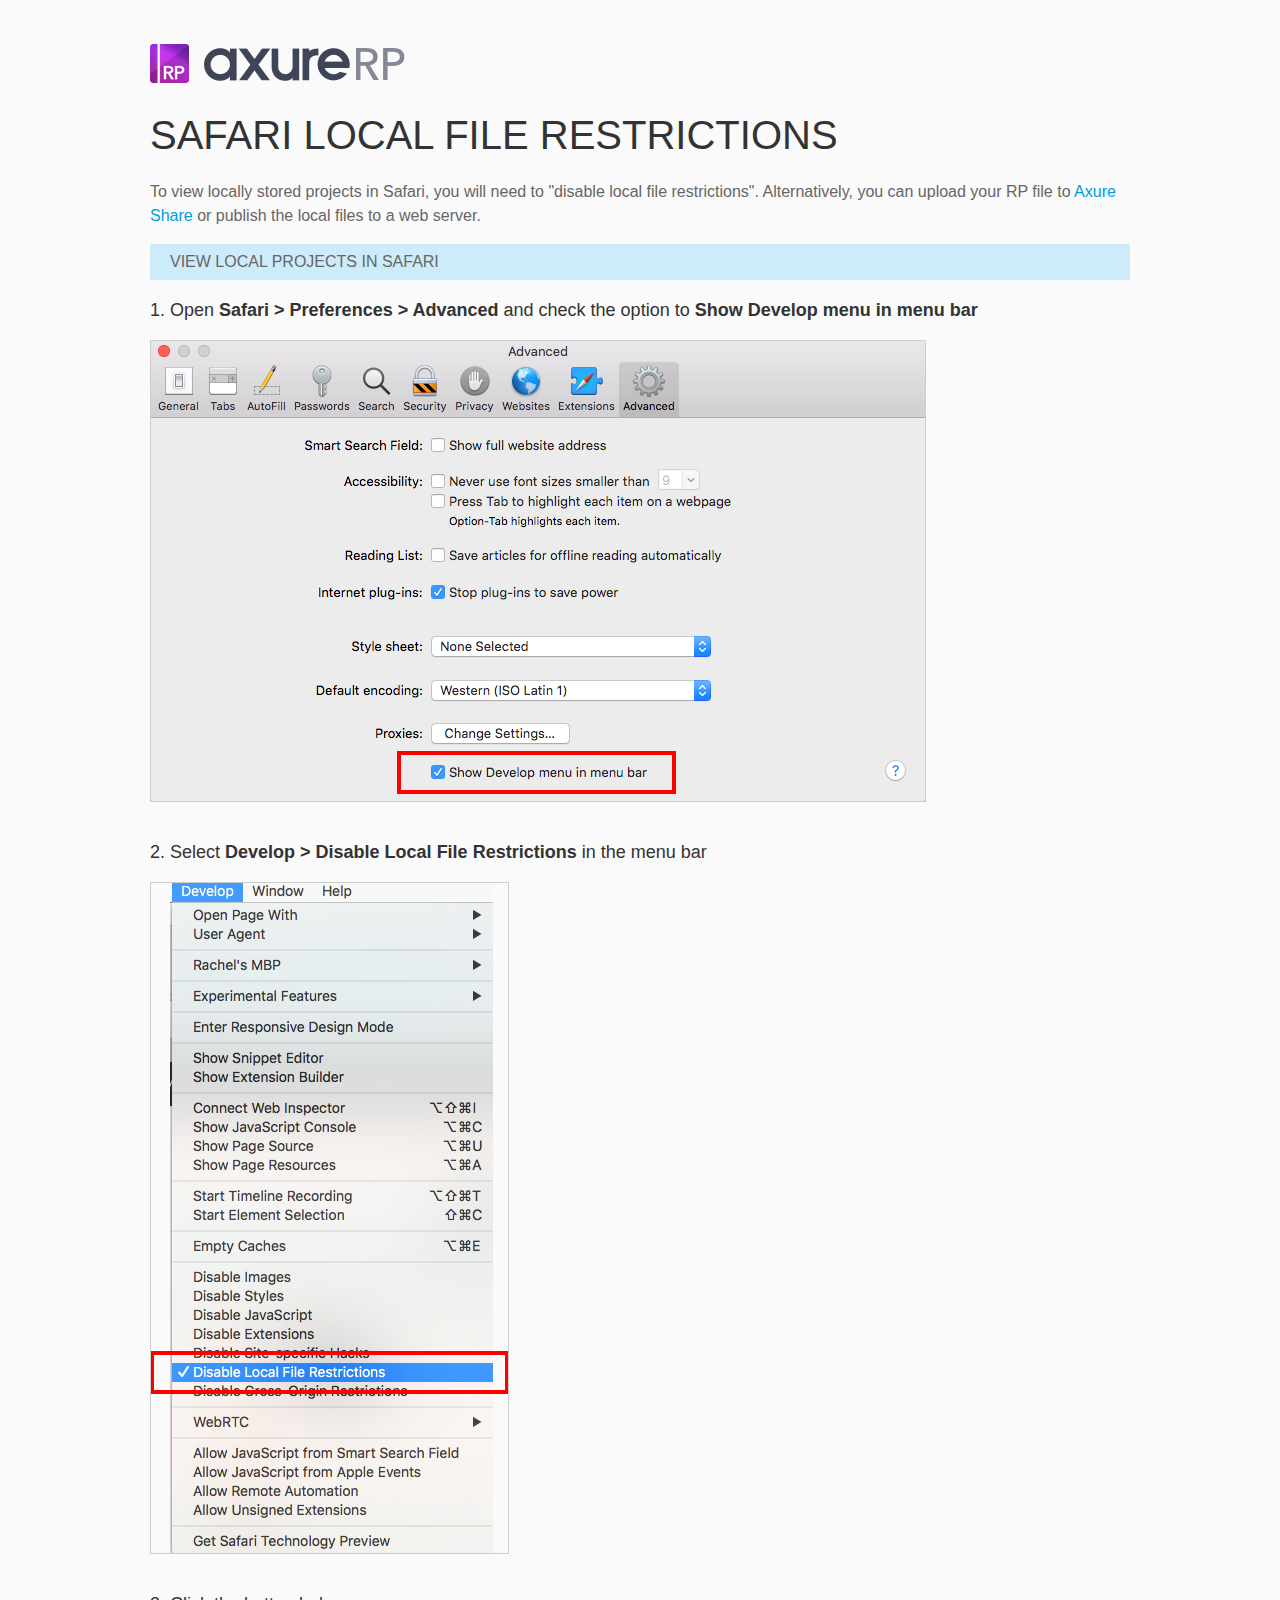
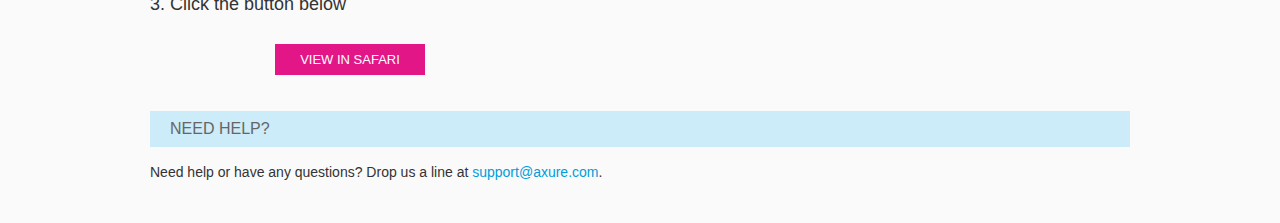
<file: 123/resources/chrome/safari.html>
<html>
<head>
    <title>Axure RP - Safari Local File Restrictions</title>
    <style type="text/css">
        *
        {
            font-family: Helvetica, Arial, sans-serif;
        }
        body
        {
            text-align: center;
            background-color: #fafafa;
        }
        p
        {
            font-size: 14px;
            line-height: 18px;
            color: #333333;
        }
        div.container
        {
            width: 980px;
            margin-left: auto;
            margin-right: auto;
            text-align: left;
        }
        a
        {
            text-decoration: none;
            color: #009dda;
        }
        .button
        {
            background: #E31687;
            font: normal 16px Arial, sans-serif;
            color: #FFFFFF;
            padding: 8px 25px 8px 25px;
            border: 0;
            display: inline-block;
            margin-top: 10px;
            text-transform: uppercase;
            font-size: 13px;
        }
        a:hover.button
        {
            opacity: .8;
        }
        div.left
        {
            width: 400px;
            float: left;
            margin-right: 80px;
        }
        div.right
        {
            width: 400px;
            float: left;
        }
        div.buttonContainer
        {
            text-align: center;
        }
        h1
        {
            font-size: 40px;
            color: #333333;
            line-height: 50px;
            margin-bottom: 20px;
            font-weight: normal;
        }
        h2
        {
            font-size: 38px;
            font-weight: normal;
            color: #08639C;
            text-align: center;
        }
        h3
        {
            font-size: 18px;
            line-height: 24px;
            color: #333333;
            font-weight: normal;
        }
        .heading
        {
            background-color: #cdecf9;
            height: 36px;
            line-height: 36px;
            padding-left: 20px;
            font-size: 16px;
            color: #666666;
        }
        span.faq
        {
            font-size: 16px;
            font-weight: normal;
            color: #333333;
            display: block;
        }
    </style>
</head>
<body>
    <div class="container">
        <br />
        <br />
        <img src="axure_logo.png" alt="axure" />
        <br />
        <h1>
            SAFARI LOCAL FILE RESTRICTIONS</h1>
        <p style="font-size: 16px; line-height: 24px; color: #666666; margin-top: 10px;">
            To view locally stored projects in Safari, you will need to "disable local file restrictions". Alternatively,
            you can upload your RP file to <a href="https://share.axure.com">Axure Share</a> or publish the local files to a web server.</p>
        <h3 class="heading">
            VIEW LOCAL PROJECTS IN SAFARI</h3>
        <div class="">
            <h3>
                1. Open <span style="font-weight: bold">Safari > Preferences > Advanced</span> and check the option to <span style="font-weight: bold">Show Develop menu in menu bar</span></h3>
            <img src="safari_advanced.png" alt="advanced" />
        </div>
        <div style="clear: both; height: 20px;">
            &nbsp;
        </div>
        <div class="">
            <h3>
                2. Select <span style="font-weight: bold">Develop > Disable Local File Restrictions</span> in the menu bar</h3>
            <img src="safari_restrictions.png" alt="extensions" />
        </div>
        <div style="clear: both; height: 20px;">
            &nbsp;</div>
        <div class="left">
            <h3>
                3. Click the button below
            </h3>
            <div class="buttonContainer">
                <a class="button" href="../../start.html">View in Safari</a>
            </div>
        </div>
        <div style="clear: both; height: 20px;">
        </div>
        <h3 class="heading">
            NEED HELP?</h3>
        <p>
            Need help or have any questions? Drop us a line at <a href="mailto:support@axure.com">
                support@axure.com</a>.
        </p>
        <div style="clear: both; height: 20px;">
        </div>
    </div>
</body>
</html>
</file>
<file: 123/resources/css/axure_rp_page.css>
﻿/* so the window resize fires within a frame in IE7 */
html, body {
    height: 100%;
}

a {
    color: inherit;
}

p {
    margin: 0px;
    text-rendering: optimizeLegibility;
    font-feature-settings: "kern" 1;
    -webkit-font-feature-settings: "kern";
    -moz-font-feature-settings: "kern";
    -moz-font-feature-settings: "kern=1";
    font-kerning: normal;
}

iframe {
    background: #FFFFFF;
}

/* to match IE with C, FF */
input {
    padding: 1px 0px 1px 0px;
    box-sizing: border-box;
    -moz-box-sizing: border-box;
}

textarea {
    margin: 0px;
    box-sizing: border-box;
    -moz-box-sizing: border-box;
}

div.intcases {
    font-family: arial; 
    font-size: 12px;
    text-align:left; 
    border:1px solid #AAA; 
    background:#FFF none repeat scroll 0% 0%; 
    z-index:9999; 
    visibility:hidden; 
    position:absolute;
    padding: 0px;
    border-radius: 3px;
    white-space: nowrap;
}

div.intcaselink {
    cursor: pointer;
    padding: 3px 8px 3px 8px;
    margin: 5px;
    background:#EEE none repeat scroll 0% 0%; 
    border:1px solid #AAA;
    border-radius: 3px;
}

div.refpageimage {
    position: absolute;
    left: 0px;
    top: 0px;
    font-size: 0px;
    width: 16px;
    height: 16px;
    cursor: pointer;
    background-image: url(images/newwindow.gif);
    background-repeat: no-repeat;
}

div.annnoteimage {
    position: absolute;
    left: 0px;
    top: 0px;
    font-size: 0px;
    /*width: 16px;
    height: 12px;*/
    cursor: help;
    /*background-image: url(images/note.gif);*/
    /*background-repeat: no-repeat;*/
    width: 13px;
    height: 12px;
    padding-top: 1px;
    text-align: center;
    background-color: #138CDD;
    -moz-box-shadow: 1px 1px 3px #aaa;
    -webkit-box-shadow: 1px 1px 3px #aaa;
    box-shadow: 1px 1px 3px #aaa;
}

div.annnoteline {
    display: inline-block;
    width: 9px;
    height: 1px;
    border-bottom: 1px solid white;
    margin-top: 1px;
}

div.annnotelabel {
    position: absolute;
    left: 0px;
    top: 0px;
    font-family: Helvetica,Arial;
    font-size: 10px;
    /*border: 1px solid rgb(166,221,242);*/
    cursor: help;
    /*background:rgb(0,157,217) none repeat scroll 0% 0%;*/ 
    padding: 1px 3px 1px 3px;
    white-space: nowrap;
    color: white;
    
    background-color: #138CDD;
    -moz-box-shadow: 1px 1px 3px #aaa;
    -webkit-box-shadow: 1px 1px 3px #aaa;
    box-shadow: 1px 1px 3px #aaa;
}

.annotation {
    font-size: 12px;
    padding-left: 2px;
    margin-bottom: 5px;
}

.annotationName {
    /*font-size: 13px;
    font-weight: bold;
    margin-bottom: 3px;
    white-space: nowrap;*/

    font-family: 'Trebuchet MS';
    font-size: 14px;
    font-weight: bold;
    margin-bottom: 5px;
    white-space: nowrap;
}

.annotationValue {
    font-family: Arial, Helvetica, Sans-Serif;
    font-size: 12px;
    color: #4a4a4a;
    line-height: 21px;
    margin-bottom: 20px;
}

.noteLink {
    text-decoration: inherit;
    color: inherit;
}

.noteLink:hover {
    background-color: white;
}

/* this is a fix for the issue where dialogs jump around and takes the text-align from the body */
.dialogFix {
    position:absolute;
    text-align:left;
    border: 1px solid #8f949a;
}


@keyframes pulsate {
  from {
    box-shadow: 0 0 10px #15d6ba;
  }
  to {
    box-shadow: 0 0 20px #15d6ba;
  }
}

@-webkit-keyframes pulsate {
  from {
    -webkit-box-shadow: 0 0 10px #15d6ba;
    box-shadow: 0 0 10px #15d6ba;
  }
  to {
    -webkit-box-shadow: 0 0 20px #15d6ba;
    box-shadow: 0 0 20px #15d6ba;
  }
}
 
@-moz-keyframes pulsate {
  from {
    -moz-box-shadow: 0 0 10px #15d6ba;
    box-shadow: 0 0 10px #15d6ba;
  }
  to {
    -moz-box-shadow: 0 0 20px #15d6ba;
    box-shadow: 0 0 20px #15d6ba;
  }
}

.legacyPulsateBorder {
    /*border: 5px solid #15d6ba;
    margin: -5px;*/
    -moz-box-shadow: 0 0 10px 3px #15d6ba;
    box-shadow: 0 0 10px 3px #15d6ba;
}

.pulsateBorder {
  animation-name: pulsate;
  animation-timing-function: ease-in-out;
  animation-duration: 0.9s;
  animation-iteration-count: infinite;
  animation-direction: alternate;
  
  -webkit-animation-name: pulsate;
  -webkit-animation-timing-function: ease-in-out;
  -webkit-animation-duration: 0.9s;
  -webkit-animation-iteration-count: infinite;
  -webkit-animation-direction: alternate;

  -moz-animation-name: pulsate;
  -moz-animation-timing-function: ease-in-out;
  -moz-animation-duration: 0.9s;
  -moz-animation-iteration-count: infinite;
  -moz-animation-direction: alternate;
}

.ax_default_hidden, .ax_default_unplaced{
    display: none;
    visibility: hidden;
}

.widgetNoteSelected {
    -moz-box-shadow: 0 0 10px 3px #138CDD;
    box-shadow: 0 0 10px 3px #138CDD;
    /*-moz-box-shadow: 0 0 20px #3915d6;
    box-shadow: 0 0 20px #3915d6;*/
    /*border: 3px solid #3915d6;*/
    /*margin: -3px;*/
}


.singleImg {
    display: none;
    visibility: hidden;
}
</file>
<file: 123/data/styles.css>
﻿.ax_default {
  font-family:'ArialMT', 'Arial';
  font-weight:400;
  font-style:normal;
  font-size:16px;
  color:#333333;
  text-align:center;
  line-height:normal;
}
.box_1 {
}
.image {
}
._一级标题 {
  font-family:'ArialMT', 'Arial';
  font-weight:bold;
  font-style:normal;
  font-size:32px;
  text-align:left;
}
._二级标题 {
  font-family:'ArialMT', 'Arial';
  font-weight:bold;
  font-style:normal;
  font-size:24px;
  text-align:left;
}
._三级标题 {
  font-family:'ArialMT', 'Arial';
  font-weight:bold;
  font-style:normal;
  font-size:18px;
  text-align:left;
}
._四级标题 {
  font-family:'ArialMT', 'Arial';
  font-weight:bold;
  font-style:normal;
  font-size:14px;
  text-align:left;
}
._五级标题 {
  font-family:'ArialMT', 'Arial';
  font-weight:bold;
  font-style:normal;
  text-align:left;
}
._六级标题 {
  font-family:'ArialMT', 'Arial';
  font-weight:bold;
  font-style:normal;
  font-size:10px;
  text-align:left;
}
._文本段落 {
  text-align:left;
}
.line {
}
.arrow {
}
.text_field {
  color:#000000;
  text-align:left;
}
.text_area {
  color:#000000;
  text-align:left;
}
.droplist {
  color:#000000;
  text-align:left;
}
.list_box {
  color:#000000;
  text-align:left;
}
.html_button {
  text-align:center;
}
._流程形状 {
}
.tree_node {
  text-align:left;
}
.table_cell {
}
.menu_item {
}
._连接线 {
  font-size:14px;
}
.icon {
}
.flow_shape {
}
</file>
<file: 123/files/index/styles.css>
﻿body {
  margin:0px;
  background-color:rgba(204, 204, 204, 1);
  background-image:none;
  position:static;
  left:auto;
  width:360px;
  margin-left:0;
  margin-right:0;
  text-align:left;
}
#base {
  position:absolute;
  z-index:0;
}
#u0_div {
  border-width:0px;
  position:absolute;
  left:0px;
  top:0px;
  width:300px;
  height:170px;
  background:inherit;
  background-color:rgba(255, 255, 255, 1);
  box-sizing:border-box;
  border-width:1px;
  border-style:solid;
  border-color:rgba(121, 121, 121, 1);
  border-radius:21px;
  -moz-box-shadow:none;
  -webkit-box-shadow:none;
  box-shadow:none;
  font-family:'PingFangSC-Medium', 'PingFang SC Medium', 'PingFang SC';
  font-weight:500;
  font-style:normal;
  font-size:28px;
}
#u0 {
  border-width:0px;
  position:absolute;
  left:60px;
  top:197px;
  width:300px;
  height:170px;
  font-family:'PingFangSC-Medium', 'PingFang SC Medium', 'PingFang SC';
  font-weight:500;
  font-style:normal;
  font-size:28px;
}
#u0_text {
  border-width:0px;
  position:absolute;
  left:2px;
  top:65px;
  width:296px;
  word-wrap:break-word;
}
#u1_div {
  border-width:0px;
  position:absolute;
  left:0px;
  top:0px;
  width:65px;
  height:45px;
  background:inherit;
  background-color:rgba(255, 255, 255, 0);
  border:none;
  border-radius:0px;
  -moz-box-shadow:none;
  -webkit-box-shadow:none;
  box-shadow:none;
  font-family:'PingFangSC-Semibold', 'PingFang SC Semibold', 'PingFang SC';
  font-weight:650;
  font-style:normal;
}
#u1 {
  border-width:0px;
  position:absolute;
  left:60px;
  top:78px;
  width:65px;
  height:45px;
  font-family:'PingFangSC-Semibold', 'PingFang SC Semibold', 'PingFang SC';
  font-weight:650;
  font-style:normal;
}
#u1_text {
  border-width:0px;
  position:absolute;
  left:0px;
  top:0px;
  width:65px;
  white-space:nowrap;
}
#u2_div {
  border-width:0px;
  position:absolute;
  left:0px;
  top:0px;
  width:181px;
  height:25px;
  background:inherit;
  background-color:rgba(255, 255, 255, 0);
  border:none;
  border-radius:0px;
  -moz-box-shadow:none;
  -webkit-box-shadow:none;
  box-shadow:none;
  font-family:'PingFangSC-Semibold', 'PingFang SC Semibold', 'PingFang SC';
  font-weight:650;
  font-style:normal;
  font-size:18px;
}
#u2 {
  border-width:0px;
  position:absolute;
  left:60px;
  top:133px;
  width:181px;
  height:25px;
  font-family:'PingFangSC-Semibold', 'PingFang SC Semibold', 'PingFang SC';
  font-weight:650;
  font-style:normal;
  font-size:18px;
}
#u2_text {
  border-width:0px;
  position:absolute;
  left:0px;
  top:0px;
  width:181px;
  white-space:nowrap;
}
#u3_div {
  border-width:0px;
  position:absolute;
  left:0px;
  top:0px;
  width:300px;
  height:170px;
  background:inherit;
  background-color:rgba(255, 255, 255, 1);
  box-sizing:border-box;
  border-width:1px;
  border-style:solid;
  border-color:rgba(121, 121, 121, 1);
  border-radius:21px;
  -moz-box-shadow:none;
  -webkit-box-shadow:none;
  box-shadow:none;
  font-family:'PingFangSC-Medium', 'PingFang SC Medium', 'PingFang SC';
  font-weight:500;
  font-style:normal;
  font-size:28px;
}
#u3 {
  border-width:0px;
  position:absolute;
  left:60px;
  top:401px;
  width:300px;
  height:170px;
  font-family:'PingFangSC-Medium', 'PingFang SC Medium', 'PingFang SC';
  font-weight:500;
  font-style:normal;
  font-size:28px;
}
#u3_text {
  border-width:0px;
  position:absolute;
  left:2px;
  top:65px;
  width:296px;
  word-wrap:break-word;
}
</file>
<file: 123/resources/css/default.css>
﻿body {
  font-family : Arial, Helvetica, Sans-Serif;
  background-color: #8f949a;
  overflow:hidden;
}
a {
  cursor: pointer;
}

input[type="radio"], input[type="checkbox"] {
    margin: 0px 9px 0px 0px;
    vertical-align: bottom;
}

input {
    -webkit-box-sizing: border-box;
    -moz-box-sizing: border-box;
    box-sizing: border-box;
}

#maximizePanelContainer {
  font-size: 4px;
  position:absolute;
  left: 0px;
  top: 0px;
  width: 55px;
  height: 20px;
  overflow: visible;
  z-index: 1000;
}
#maximizePanelOver {
    position: absolute;
    left: 0px;
    top: 0px;
    width: 55px;
    height: 20px;
}
.maximizePanel {
    position: absolute;
    left: 0px;
    top: 0px;
    width: 55px;
    height: 20px;
    background: #a2a2a2 url('../images/expand.png') no-repeat center center;
    background: url('../images/expand.svg') no-repeat center center, linear-gradient(rgba(200,200,200,.5),rgba(200,200,200,.5));
    cursor: pointer;
}

#interfaceControlFrameMinimizeContainer {
  position:absolute;
    top: 0px;
    left: 0px;
  font-size: 2px; /*for IE*/
  text-align: right;
  z-index: 100;
    height: 20px;
    width: 55px;
    background-color: #62666b;
}
#interfaceControlFrameMinimizeContainer a {
    display: inline-block;
    width: 55px;
    height: 20px;
    font-size: 2px;
    background: url('../images/close.png') no-repeat center center;
    background: url('../images/close.svg') no-repeat center center, linear-gradient(transparent,transparent);
    text-decoration: none;
}

.hashover #interfaceControlFrameMinimizeContainer a:hover {
    background: url('../images/close_hover.png') no-repeat center center;
    background: url('../images/close_hover.svg') no-repeat center center, linear-gradient(transparent,transparent);
}

#interfaceControlFrame {
    margin: 0px 0px 0px 55px;
}

#interfaceControlFrameCloseContainer {
    /*display: none;*/
    position:absolute;
    bottom: 0px;
    left: 0px;
    font-size: 9px;
    font-family: 'Trebuchet MS';
    font-weight: bold;
    letter-spacing: 1px;
    z-index: 100;
    width: 55px;
    background-color: #62666b;
    text-align: center;  
}
#interfaceControlFrameCloseContainer a {
    display: inline-block;
    width: 55px;
    color: #ffffff;
    padding: 5px 0px;
}

#interfaceControlFrameHeader li a {
    display: block;
    width: 54px;
    height: 78px;
    text-align: center;
    padding-top: 50px;
    outline: none;
    margin-right: 1px;
    text-decoration: none;
    color: #ffffff;
    white-space: nowrap;
    background-color: transparent;
    background-repeat: no-repeat;
    background-position: 50% 17px;
    box-sizing: border-box;
    -moz-box-sizing: border-box;
    -webkit-box-sizing: border-box;
    border-left: 4px solid transparent;
    border-right: 4px solid transparent;
}

.hashover #interfaceControlFrameHeader li a:hover {
    background-color: transparent;
    background-repeat: no-repeat;
    background-position: 50% 17px;
    color: #c2c2c2;
}

#interfaceControlFrameHeader li a.selected, #interfaceControlFrameHeader li a.selected:hover {
    background-color: #f5f5f5;
    background-repeat: no-repeat;
    background-position: 50% 17px;
    color: #62666b;
    border-left: 5px solid #138CDD;
}

#interfaceControlFrameHeaderContainer {
    float: left;
    overflow: visible;
    width: 55px;
    margin-left: -55px;
    margin-top: 20px;
}

#interfaceControlFrameHeader {
    position: relative;
    list-style: none;
    font-size: 8px;
    z-index: 50;
    font-family: 'Trebuchet MS';
    font-weight: bold;
    letter-spacing: 1px;
}

#interfaceControlFrameContainer {
    float: right;
    background-color: #f5f5f5;
    overflow: hidden;
    width: 100%;
}

#interfaceControlFrameLogoContainer {
  background-color: White;
  padding: 20px 10px 10px 10px;
  overflow: hidden;
}

#interfaceControlFrameLogoImageContainer {
  text-align: center;
}

#interfaceControlFrameLogoCaptionContainer {
  text-align: center;
  margin: 5px 10px 0px 10px;
  font-size: 12px;
  color: #4a4a4a;
}

#logoImage {
    width: 100%;
}

.emptyStateContainer {
    text-align: center;
    padding: 0px 10px;
    margin-top: 32px
}

.emptyStateTitle {
    margin: 0px 0px 9px 0px;
    font-weight: bold;
}

.emptyStateContent {
    line-height: 16px;
}

.dottedDivider {
    height: 2px;
    margin: 15px 0px 15px 0px;
    background: url('../images/divider.png') no-repeat center center;
    background: url('../images/divider.svg') no-repeat center center, linear-gradient(transparent,transparent);
}

.nondottedDivider {
    height: 2px;
    margin: 9px 0px 9px 0px;
}
</file>
<file: 123/plugins/sitemap/styles/sitemap.css>
﻿
#sitemapHost {
    font-size: 12px;
    color:#4a4a4a;
    height: 100%;
}

#sitemapHostBtn a {
    background: url('images/sitemap_on.png');
    background: url('images/sitemap_on.svg'),linear-gradient(transparent, transparent);
}

.hashover #sitemapHostBtn a:hover {
    background: url('images/sitemap_hover.png');
    background: url('images/sitemap_hover.svg'),linear-gradient(transparent, transparent);
}

#sitemapHostBtn a.selected, #sitemapHostBtn a.selected:hover {
    background: url('images/sitemap_off.png');
    background: url('images/sitemap_off.svg'),linear-gradient(transparent, transparent);
}

#sitemapHost .pageButtonHeader {
    top: -27px;
}

#sitemapTreeContainer {
    overflow: auto;
    width: 100%;
    height: 100%;
    -webkit-overflow-scrolling: touch;
}

.sitemapTree {
    margin: 0px 0px 10px 0px;
    overflow:visible;
}

.sitemapTree ul {
    list-style-type: none;
    margin: 0px 0px 0px 0px;
    padding-left: 0px;
}

.sitemapPlusMinusLink 
{
}

.sitemapMinus 
{
	vertical-align:middle;
    background: url('images/minus.gif');
    background-repeat: no-repeat;
	margin-right: 3px;	
	margin-bottom: 1px;
    height:9px;
    width:9px;
    display:inline-block;
}

.sitemapPlus 
{
	vertical-align:middle;
    background: url('images/plus.gif');
    background-repeat: no-repeat;
	margin-right: 3px;	
	margin-bottom: 1px;
	height:9px;
    width:9px;
    display:inline-block;
}

.sitemapPageLink 
{
    margin-left: 0px;
}

.sitemapPageIcon 
{
	margin: 0px 0px -3px 4px;
    width: 16px;
    height: 16px;
    display: inline-block;
    background: url('images/page.png') no-repeat center center;
    background: url('images/page.svg') no-repeat center center, linear-gradient(transparent,transparent);
}

.sitemapFlowIcon
{
    background: url('images/flow.png') no-repeat center center;
    background: url('images/flow.svg') no-repeat center center, linear-gradient(transparent,transparent);
}

.sitemapFolderIcon
{
    background: url('images/folder_closed.png') no-repeat center center;
    background: url('images/folder_closed.svg') no-repeat center center, linear-gradient(transparent,transparent);
}

.sitemapFolderOpenIcon
{
    background: url('images/folder_open.png') no-repeat center center;
    background: url('images/folder_open.svg') no-repeat center center, linear-gradient(transparent,transparent);
}

.sitemapPageName 
{
    margin-left: 7px;
}

.sitemapNode 
{
    /*margin:4px 0px 4px 0px;*/
    white-space:nowrap;
}

.sitemapPageLinkContainer {
    /*display: inline-block;*/
    margin-left: 0px;
    padding: 4px 0px 4px 0px;
}
/*
.sitemapNode div
{
	padding-top: 1px; 
	padding-bottom: 3px;
    padding-left: 20px;
	height: 14px;
}
*/

.sitemapExpandableNode 
{
	margin-left: 0px;
}

.sitemapHighlight 
{
    /*display: inline-block;*/
	background-color : #C8E0F0;
    font-weight: bold;
}

.sitemapGreyedName
{
	color: #AAA;
}


.pluginNameHeader
{
    font-family: 'Trebuchet MS';
	font-size: 12px;
    letter-spacing: 1px;
	/*font-weight: bold;*/
	white-space: nowrap;
    margin-bottom: 5px;
}

.pageNameHeader
{
    font-family: 'Trebuchet MS';
    /*display: inline-block;*/
    /*float: left;*/
	font-size: 15px;
	font-weight: bold;
	/*height: 23px;*/
    padding-right: 77px;
	white-space: nowrap;
    overflow: hidden;
    text-overflow: ellipsis;
}

.pageButtonHeader
{
    float: right;
    position: relative;
    /*width: 72px;*/
	height: 24px;
    top: -22px;
    margin-bottom: -24px;
}

.sitemapHeader
{
    padding-top: 27px;
    border-bottom: 1px solid #d9d9d9;
    min-width: 110px;
}

.sitemapToolbar {
    margin: 0px 5px 14px 12px;
}

.sitemapToolbarButton
{
    float: left;
    width: 22px;
    height: 22px;
    border: 1px solid transparent;
}

#linksButton {
    background: url('images/share.png') no-repeat center center;
    background: url('images/share.svg') no-repeat center center, linear-gradient(transparent,transparent);
}

#linksButton:hover {
    background: url('images/share_hover.png') no-repeat center center;
    background: url('images/share_hover.svg') no-repeat center center, linear-gradient(transparent,transparent);
}

#linksButton.sitemapToolbarButtonSelected, .hashover #linksButton.sitemapToolbarButtonSelected:hover {
    background: url('images/share_on.png') no-repeat center center;
    background: url('images/share_on.svg') no-repeat center center, linear-gradient(transparent,transparent);
}

#adaptiveButton {
    background: url('images/views.png') no-repeat center center;
    background: url('images/views.svg') no-repeat center center, linear-gradient(transparent,transparent);
}

#adaptiveButton:hover {
    background: url('images/views_hover.png') no-repeat center center;
    background: url('images/views_hover.svg') no-repeat center center, linear-gradient(transparent,transparent);
}

#adaptiveButton.sitemapToolbarButtonSelected, #adaptiveButton.sitemapToolbarButtonSelected:hover {
    background: url('images/views_on.png') no-repeat center center;
    background: url('images/views_on.svg') no-repeat center center, linear-gradient(transparent,transparent);
}

#highlightInteractiveButton {
    background: url('images/hotspots.png') no-repeat center center;
    background: url('images/hotspots.svg') no-repeat center center, linear-gradient(transparent,transparent);
    margin-top: 1px;
}

#highlightInteractiveButton:hover {
    background: url('images/hotspots_hover.png') no-repeat center center;
    background: url('images/hotspots_hover.svg') no-repeat center center, linear-gradient(transparent,transparent);
}

#highlightInteractiveButton.sitemapToolbarButtonSelected, #highlightInteractiveButton.sitemapToolbarButtonSelected:hover {
    background: url('images/hotspots_on.png') no-repeat center center;
    background: url('images/hotspots_on.svg') no-repeat center center, linear-gradient(transparent,transparent);
}

/*#variablesButton {
    background: url('images/229_variables_16.png') no-repeat center center;
}*/

#searchButton {
    background: url('images/232_search_16.png') no-repeat center center;
}

.sitemapLinkContainer
{
	margin-top: 8px;
	padding-right: 5px;
	/*font-size: 12px;*/
}

.sitemapLinkField 
{
	width: 100%;
	font-size: 12px;
	margin-top: 3px;
    padding: 5px;
}

.sitemapRadioSelected {
    font-weight: bold;
}

.sitemapOptionContainer
{
	margin-top: 8px;
	padding-right: 5px;
	/*font-size: 12px;*/
}

#sitemapOptionsDiv
{
	margin-top: 10px;
	/*margin-left: 16px;*/
}

#viewSelectDiv
{
    padding: 2px 0px 0px 0px;
	/*margin-left: 5px;*/
}

#viewSelect
{
	width: 70%;
}

.sitemapUrlOption
{
	padding-bottom: 8px;
}

.optionLabel
{
	font-size: 12px;
}

.sitemapPopupContainer
{
    display: none;
    position: absolute;
	background-color: #F4F4F4;
	border: 1px solid #B9B9B9;
	padding: 5px 5px 5px 5px;
	margin: 5px 0px 0px 5px;
    z-index: 1;
}

#sitemapLinksContainer {
    border-top: 1px solid #d9d9d9;
    padding: 10px;
    margin-left: 0px;
    /*line-height: 18px;*/
}

#adaptiveViewsContainer {
    border-top: 1px solid #d9d9d9;
    padding: 10px;
    margin-left: 0px;
    line-height: 18px;
}

.adaptiveViewOption
{
	padding: 2px;
}

.adaptiveViewOption:hover
{ 
	background-color: rgb(204,235,248);
	cursor: pointer;
}

.currentAdaptiveView {
    font-weight: bold;
}

.adaptiveCheckboxDiv {
	height: 15px;
	width: 15px;
	float: left;
}

.checkedAdaptive {
	background: url('images/adaptivecheck.png') no-repeat center center;
}

/*#variablesContainer 
{
	max-height: 350px;
	overflow: auto;
}*/

/*#variablesClearLink 
{
	color: #069;
	left: 5px;
}*/

#searchDiv {
    padding: 8px 12px 11px 12px;
}

#searchBox {
    width: 100%;
    border: none;
    border-top: 1px solid #d9d9d9;
    /*border-bottom: 1px solid #d9d9d9;*/
    padding: 5px;
    font-size: 12px;
}

.searchBoxHint 
{
	color: #8f949a;
	/*font-style: italic;*/
}

#sitemapLinksPageName
{
	font-weight: bold;
}

#sitemapOptionsHeader
{
	font-weight: bold;
}
</file>
<file: 123/plugins/page_notes/styles/page_notes.css>
﻿#pageNotesHost {
    font-size: 12px;
    color:#4a4a4a;
    height: 100%;
}

#pageNotesHostBtn a {
    background: url('images/notes_on.png');
    background: url('images/notes_on.svg'),linear-gradient(transparent, transparent);
}

.hashover #pageNotesHostBtn a:hover {
    background: url('images/notes_hover.png');
    background: url('images/notes_hover.svg'),linear-gradient(transparent, transparent);
}

#pageNotesHostBtn a.selected, #pageNotesHostBtn a.selected:hover {
    background: url('images/notes_off.png');
    background: url('images/notes_off.svg'),linear-gradient(transparent, transparent);
}

#footnotesButton {
    background: url('images/footnotes.png') no-repeat center center;
    background: url('images/footnotes.svg') no-repeat center center,linear-gradient(transparent, transparent);
}

#footnotesButton:hover {
    background: url('images/footnotes_hover.png') no-repeat center center;
    background: url('images/footnotes_hover.svg') no-repeat center center,linear-gradient(transparent, transparent);
}

#footnotesButton.sitemapToolbarButtonSelected, #footnotesButton.sitemapToolbarButtonSelected:hover {
    background: url('images/footnotes_on.png') no-repeat center center;
    background: url('images/footnotes_on.svg') no-repeat center center,linear-gradient(transparent, transparent);
}

.nextPageButton {
    background: url('images/forward.png') no-repeat center center;
    background: url('images/forward.svg') no-repeat center center,linear-gradient(transparent, transparent);    
}

.nextPageButton:hover {
    background: url('images/forward_hover.png') no-repeat center center;
    background: url('images/forward_hover.svg') no-repeat center center,linear-gradient(transparent, transparent);    
}

.prevPageButton {
    background: url('images/back.png') no-repeat center center;
    background: url('images/back.svg') no-repeat center center,linear-gradient(transparent, transparent);    
}

.prevPageButton:hover {
    background: url('images/back_hover.png') no-repeat center center;
    background: url('images/back_hover.svg') no-repeat center center,linear-gradient(transparent, transparent);    
}

#pageNotesScrollContainer 
{
    overflow: auto;
    width: 100%;
    /*height: 100%;*/
    -webkit-overflow-scrolling: touch;
}    

#pageNotesContainer 
{
    /*padding: 10px 10px 10px 12px;*/
}

#pageNotesContent 
{
	overflow: visible;
}

.pageNoteContainer 
{
    padding: 10px;
}

.pageNoteName 
{
    font-family: 'Trebuchet MS';
	font-size: 14px;
    font-weight: bold;
	margin-bottom: 5px;
	/*text-decoration: underline;*/
	white-space: nowrap;
}

.pageNote 
{
    line-height: 21px;
	/*margin-bottom: 20px;*/
}

.widgetNoteContainer {
    padding: 10px;
    border-bottom: 1px solid transparent;
    border-top: 1px solid transparent;
    cursor: pointer;
}

.widgetNoteContainerSelected {
    background-color: white;
    border-bottom: 1px solid #c2c2c2;
    border-top: 1px solid #c2c2c2;
}

/*.widgetNoteContainer:hover {
    background-color: white;
    //border-bottom: 1px solid #c2c2c2;
    //border-top: 1px solid #c2c2c2;
}*/

.widgetNoteFootnote {
    display: inline-block;
    /*vertical-align: top;
    margin: 2px 5px 10px 0px;
    padding: 1px 6px;
    font-size: 10px;
    color: #ffffff;
    background-color: #0a6cd6;*/
    width: 13px;
    height: 12px;
    padding-top: 1px;
    text-align: center;
    background-color: #138CDD;
    /*-moz-box-shadow: 1px 1px 3px #aaa;
    -webkit-box-shadow: 1px 1px 3px #aaa;
    box-shadow: 1px 1px 3px #aaa;*/
    font-size: 0px;
    margin-right: 8px;
}

div.annnoteline {
    display: inline-block;
    width: 9px;
    height: 1px;
    border-bottom: 1px solid white;
    margin-top: 1px;
}

.widgetNoteLabel {
    display: inline-block;
    vertical-align: top;
    font-family: 'Trebuchet MS';
	font-size: 14px;
    font-weight: bold;
	margin-bottom: 5px;    
}

.noteLink {
    text-decoration: inherit;
    color: inherit;
}

.noteLink:hover {
    background-color: white;
}
</file>
<file: 123/plugins/debug/styles/debug.css>
﻿#debugHost {
    font-size: 12px;
    color:#4a4a4a;
    height: 100%;
}

#debugHostBtn a {
    background: url('images/variables_on.png');
    background: url('images/variables_on.svg'),linear-gradient(transparent, transparent);
}

.hashover #debugHostBtn a:hover {
    background: url('images/variables_hover.png');
    background: url('images/variables_hover.svg'),linear-gradient(transparent, transparent);
}

#debugHostBtn a.selected, #debugHostBtn a.selected:hover {
    background: url('images/variables_off.png');
    background: url('images/variables_off.svg'),linear-gradient(transparent, transparent);
}

#debugHeader .pageNameHeader {
    padding-right: 0px;
}

#variablesClearLink {
    display: inline-block;
    margin-bottom: 15px;
}

#variablesClearLink:hover {
    color: #0a6cd6;
}

#traceClearLink {
    display: inline-block;
    margin-bottom: 15px;
}

#traceClearLink:hover {
    color: #0a6cd6;
}

#debugScrollContainer 
{
    overflow: auto;
    width: 100%;
    height: 100%;
    -webkit-overflow-scrolling: touch;
}

#debugContainer {
        padding: 10px 10px 10px 10px;
}

.variableName
{
	font-weight: bold;
}

.variableDiv
{
    margin-bottom: 20px;
    line-height: 16px;

}

#variablesContainer {
    padding-bottom: 5px;
    /*overflow: auto;*/
}

#traceContainer {
    padding-top: 15px;
    /*padding: 0px 10px 10px 10px;*/
}

.debugToolbarButton 
{
	font-size: 1em;
	color: #069;
}

.axEventBlock {
    display: inline-block;
    width: 100%;
    margin: 5px 0px 5px 0px;
    line-height: 21px;
}

/*a.axEventBlock:hover {
    background-color: #069;
    color: white;
}*/

.axTime {
    margin: 0px 0px 0px 0px;
    font-size: 11px;
    color: #b1b3b5;
}

.axLabel {
    margin: 0px 0px 5px 0px;
    font-family: 'Trebuchet MS';
    font-size: 14px;
    font-weight: bold;
}

.lastAxEvent {
    margin-bottom: 10px;
    border-bottom: 1px solid #c2c2c2;
    padding-bottom: 10px;
}

.axEvent {
    margin: 0px 0px 5px 0px;
    font-weight: bold;
}

.axCase {
    margin: 0px 0px 5px 8px;
    font-style: italic;
}

.axAction {
    margin: 0px 0px 5px 13px;
}

#traceEmptyState.emptyStateContainer {
    margin-top: 0px;
}

.debugLinksContainer {
    text-align: right;
}
</file>
<file: 123/plugins/recordplay/styles/recordplay.css>
﻿#recordPlayHost {
    font-size: 12px;
    color:#333;
    height: 100%;
}


#recordPlayContainer 
{
    overflow: auto;
    width: 100%;
    height: 100%;
    padding: 10px 10px 10px 10px;
}

#recordPlayToolbar 
{
	margin: 5px 5px 5px 5px;
    height: 22px;
}

#recordPlayToolbar .recordPlayButton
{
    float: left;
    width: 22px;
    height: 22px;
    border: 1px solid transparent;
}

#recordPlayToolbar .recordPlayButton:hover
{
    border: 1px solid rgb(0,157,217);
    background-color : rgb(166,221,242);
}

#recordPlayToolbar .recordPlayButton:active
{
    border: 1px solid rgb(0,157,217);
    background-color : rgb(204,235,248);
}

#recordPlayToolbar .recordPlayButtonSelected {
    border: 1px solid rgb(0,157,217);
    background-color : rgb(204,235,248);    
}

#recordButton {
    background: url('../../sitemap/styles/images/233_hyperlink_16.png') no-repeat center center;
}

#playButton {
    background: url('../../sitemap/styles/images/225_responsive_16.png') no-repeat center center;
}

#stopButton {
    background: url('../../sitemap/styles/images/228_togglenotes_16.png') no-repeat center center;
}

#deleteButton {
    background: url('../../sitemap/styles/images/231_event_16.png') no-repeat center center;
}

#recordNameHeader
{
    /* yeah??*/
	font-size: 13px;
	font-weight: bold;
	height: 23px;
	white-space: nowrap;
}

#recordPlayContent 
{
    /* yeah??*/
	overflow: visible;
}

.recordPlayName 
{
	font-size: 12px;
	margin-bottom: 5px;
	text-decoration: underline;
	white-space: nowrap;
}

.recordPlay 
{
	margin-bottom: 10px;
}
</file>
<file: 123/files/申请创建机构群/styles.css>
﻿body {
  margin:0px;
  background-color:rgba(204, 204, 204, 1);
  background-image:none;
  position:static;
  left:auto;
  width:787px;
  margin-left:0;
  margin-right:0;
  text-align:left;
}
#base {
  position:absolute;
  z-index:0;
}
#u4_div {
  border-width:0px;
  position:absolute;
  left:0px;
  top:0px;
  width:135px;
  height:80px;
  background:inherit;
  background-color:rgba(25, 158, 216, 1);
  box-sizing:border-box;
  border-width:1px;
  border-style:solid;
  border-color:rgba(121, 121, 121, 1);
  border-radius:0px;
  -moz-box-shadow:none;
  -webkit-box-shadow:none;
  box-shadow:none;
  font-family:'PingFangSC-Regular', 'PingFang SC';
  font-weight:400;
  font-style:normal;
  font-size:16px;
  color:#FFFFFF;
}
#u4 {
  border-width:0px;
  position:absolute;
  left:184px;
  top:123px;
  width:135px;
  height:80px;
  font-family:'PingFangSC-Regular', 'PingFang SC';
  font-weight:400;
  font-style:normal;
  font-size:16px;
  color:#FFFFFF;
}
#u4_text {
  border-width:0px;
  position:absolute;
  left:2px;
  top:29px;
  width:131px;
  word-wrap:break-word;
}
#u5_img {
  border-width:0px;
  position:absolute;
  left:0px;
  top:0px;
  width:135px;
  height:80px;
}
#u5 {
  border-width:0px;
  position:absolute;
  left:184px;
  top:273px;
  width:135px;
  height:80px;
  font-family:'PingFangSC-Regular', 'PingFang SC';
  font-weight:400;
  font-style:normal;
  font-size:16px;
}
#u5_text {
  border-width:0px;
  position:absolute;
  left:2px;
  top:18px;
  width:131px;
  word-wrap:break-word;
}
#u6 {
  border-width:0px;
  position:absolute;
  left:252px;
  top:203px;
  width:0px;
  height:0px;
  font-family:'PingFangSC-Medium', 'PingFang SC Medium', 'PingFang SC';
  font-weight:500;
  font-style:normal;
  font-size:14px;
}
#u6_seg0 {
  border-width:0px;
  position:absolute;
  left:-4px;
  top:0px;
  width:8px;
  height:74px;
}
#u6_seg1 {
  border-width:0px;
  position:absolute;
  left:-10px;
  top:55px;
  width:20px;
  height:20px;
}
#u6_text {
  border-width:0px;
  position:absolute;
  left:-50px;
  top:25px;
  width:100px;
  word-wrap:break-word;
}
#u7_div {
  border-width:0px;
  position:absolute;
  left:0px;
  top:0px;
  width:135px;
  height:80px;
  background:inherit;
  background-color:rgba(25, 158, 216, 1);
  box-sizing:border-box;
  border-width:1px;
  border-style:solid;
  border-color:rgba(121, 121, 121, 1);
  border-radius:0px;
  -moz-box-shadow:none;
  -webkit-box-shadow:none;
  box-shadow:none;
  font-family:'PingFangSC-Regular', 'PingFang SC';
  font-weight:400;
  font-style:normal;
  font-size:16px;
  color:#FFFFFF;
}
#u7 {
  border-width:0px;
  position:absolute;
  left:184px;
  top:423px;
  width:135px;
  height:80px;
  font-family:'PingFangSC-Regular', 'PingFang SC';
  font-weight:400;
  font-style:normal;
  font-size:16px;
  color:#FFFFFF;
}
#u7_text {
  border-width:0px;
  position:absolute;
  left:2px;
  top:29px;
  width:131px;
  word-wrap:break-word;
}
#u8 {
  border-width:0px;
  position:absolute;
  left:252px;
  top:353px;
  width:0px;
  height:0px;
  font-family:'PingFangSC-Medium', 'PingFang SC Medium', 'PingFang SC';
  font-weight:500;
  font-style:normal;
  font-size:14px;
}
#u8_seg0 {
  border-width:0px;
  position:absolute;
  left:-4px;
  top:0px;
  width:8px;
  height:74px;
}
#u8_seg1 {
  border-width:0px;
  position:absolute;
  left:-10px;
  top:55px;
  width:20px;
  height:20px;
}
#u8_text {
  border-width:0px;
  position:absolute;
  left:-50px;
  top:25px;
  width:100px;
  word-wrap:break-word;
}
#u9_div {
  border-width:0px;
  position:absolute;
  left:0px;
  top:0px;
  width:135px;
  height:80px;
  background:inherit;
  background-color:rgba(25, 158, 216, 1);
  box-sizing:border-box;
  border-width:1px;
  border-style:solid;
  border-color:rgba(121, 121, 121, 1);
  border-radius:0px;
  -moz-box-shadow:none;
  -webkit-box-shadow:none;
  box-shadow:none;
  font-family:'PingFangSC-Regular', 'PingFang SC';
  font-weight:400;
  font-style:normal;
  font-size:16px;
  color:#FFFFFF;
}
#u9 {
  border-width:0px;
  position:absolute;
  left:184px;
  top:573px;
  width:135px;
  height:80px;
  font-family:'PingFangSC-Regular', 'PingFang SC';
  font-weight:400;
  font-style:normal;
  font-size:16px;
  color:#FFFFFF;
}
#u9_text {
  border-width:0px;
  position:absolute;
  left:2px;
  top:29px;
  width:131px;
  word-wrap:break-word;
}
#u10 {
  border-width:0px;
  position:absolute;
  left:252px;
  top:503px;
  width:0px;
  height:0px;
  font-family:'PingFangSC-Medium', 'PingFang SC Medium', 'PingFang SC';
  font-weight:500;
  font-style:normal;
  font-size:14px;
}
#u10_seg0 {
  border-width:0px;
  position:absolute;
  left:-4px;
  top:0px;
  width:8px;
  height:74px;
}
#u10_seg1 {
  border-width:0px;
  position:absolute;
  left:-10px;
  top:55px;
  width:20px;
  height:20px;
}
#u10_text {
  border-width:0px;
  position:absolute;
  left:-50px;
  top:25px;
  width:100px;
  word-wrap:break-word;
}
#u11 {
  border-width:0px;
  position:absolute;
  left:252px;
  top:653px;
  width:0px;
  height:0px;
  font-family:'PingFangSC-Medium', 'PingFang SC Medium', 'PingFang SC';
  font-weight:500;
  font-style:normal;
  font-size:14px;
}
#u11_seg0 {
  border-width:0px;
  position:absolute;
  left:-4px;
  top:0px;
  width:8px;
  height:74px;
}
#u11_seg1 {
  border-width:0px;
  position:absolute;
  left:-10px;
  top:55px;
  width:20px;
  height:20px;
}
#u11_text {
  border-width:0px;
  position:absolute;
  left:-50px;
  top:25px;
  width:100px;
  word-wrap:break-word;
}
#u12_div {
  border-width:0px;
  position:absolute;
  left:0px;
  top:0px;
  width:135px;
  height:80px;
  background:inherit;
  background-color:rgba(25, 158, 216, 1);
  box-sizing:border-box;
  border-width:1px;
  border-style:solid;
  border-color:rgba(121, 121, 121, 1);
  border-radius:0px;
  -moz-box-shadow:none;
  -webkit-box-shadow:none;
  box-shadow:none;
  font-family:'PingFangSC-Regular', 'PingFang SC';
  font-weight:400;
  font-style:normal;
  font-size:16px;
  color:#FFFFFF;
}
#u12 {
  border-width:0px;
  position:absolute;
  left:184px;
  top:723px;
  width:135px;
  height:80px;
  font-family:'PingFangSC-Regular', 'PingFang SC';
  font-weight:400;
  font-style:normal;
  font-size:16px;
  color:#FFFFFF;
}
#u12_text {
  border-width:0px;
  position:absolute;
  left:2px;
  top:7px;
  width:131px;
  word-wrap:break-word;
}
#u13 {
  border-width:0px;
  position:absolute;
  left:319px;
  top:763px;
  width:0px;
  height:0px;
  font-family:'PingFangSC-Medium', 'PingFang SC Medium', 'PingFang SC';
  font-weight:500;
  font-style:normal;
  font-size:14px;
}
#u13_seg0 {
  border-width:0px;
  position:absolute;
  left:0px;
  top:-4px;
  width:87px;
  height:8px;
}
#u13_seg1 {
  border-width:0px;
  position:absolute;
  left:79px;
  top:-154px;
  width:8px;
  height:158px;
}
#u13_seg2 {
  border-width:0px;
  position:absolute;
  left:0px;
  top:-154px;
  width:87px;
  height:8px;
}
#u13_seg3 {
  border-width:0px;
  position:absolute;
  left:-5px;
  top:-160px;
  width:20px;
  height:20px;
}
#u13_text {
  border-width:0px;
  position:absolute;
  left:33px;
  top:-85px;
  width:100px;
  word-wrap:break-word;
}
#u14_img {
  border-width:0px;
  position:absolute;
  left:0px;
  top:0px;
  width:346px;
  height:182px;
}
#u14 {
  border-width:0px;
  position:absolute;
  left:441px;
  top:597px;
  width:346px;
  height:182px;
  font-family:'PingFangSC-Regular', 'PingFang SC';
  font-weight:400;
  font-style:normal;
  font-size:16px;
  color:#FFFFFF;
  text-align:left;
}
#u14_text {
  border-width:0px;
  position:absolute;
  left:20px;
  top:47px;
  width:306px;
  word-wrap:break-word;
}
#u15_div {
  border-width:0px;
  position:absolute;
  left:0px;
  top:0px;
  width:135px;
  height:80px;
  background:inherit;
  background-color:rgba(153, 0, 204, 1);
  box-sizing:border-box;
  border-width:1px;
  border-style:solid;
  border-color:rgba(121, 121, 121, 1);
  border-radius:68px;
  -moz-box-shadow:none;
  -webkit-box-shadow:none;
  box-shadow:none;
  font-family:'PingFangSC-Regular', 'PingFang SC';
  font-weight:400;
  font-style:normal;
  font-size:16px;
  color:#FFFFFF;
}
#u15 {
  border-width:0px;
  position:absolute;
  left:417px;
  top:273px;
  width:135px;
  height:80px;
  font-family:'PingFangSC-Regular', 'PingFang SC';
  font-weight:400;
  font-style:normal;
  font-size:16px;
  color:#FFFFFF;
}
#u15_text {
  border-width:0px;
  position:absolute;
  left:2px;
  top:29px;
  width:131px;
  word-wrap:break-word;
}
#u16 {
  border-width:0px;
  position:absolute;
  left:319px;
  top:313px;
  width:0px;
  height:0px;
  font-family:'PingFangSC-Medium', 'PingFang SC Medium', 'PingFang SC';
  font-weight:500;
  font-style:normal;
  font-size:14px;
}
#u16_seg0 {
  border-width:0px;
  position:absolute;
  left:0px;
  top:-4px;
  width:102px;
  height:8px;
}
#u16_seg1 {
  border-width:0px;
  position:absolute;
  left:83px;
  top:-10px;
  width:20px;
  height:20px;
}
#u16_text {
  border-width:0px;
  position:absolute;
  left:-1px;
  top:-10px;
  width:100px;
  word-wrap:break-word;
}
#u17 {
  border-width:0px;
  position:absolute;
  left:485px;
  top:273px;
  width:0px;
  height:0px;
  font-family:'PingFangSC-Medium', 'PingFang SC Medium', 'PingFang SC';
  font-weight:500;
  font-style:normal;
  font-size:14px;
}
#u17_seg0 {
  border-width:0px;
  position:absolute;
  left:-4px;
  top:-114px;
  width:8px;
  height:114px;
}
#u17_seg1 {
  border-width:0px;
  position:absolute;
  left:-166px;
  top:-114px;
  width:170px;
  height:8px;
}
#u17_seg2 {
  border-width:0px;
  position:absolute;
  left:-171px;
  top:-120px;
  width:20px;
  height:20px;
}
#u17_text {
  border-width:0px;
  position:absolute;
  left:-78px;
  top:-120px;
  width:100px;
  word-wrap:break-word;
}
#u18_div {
  border-width:0px;
  position:absolute;
  left:0px;
  top:0px;
  width:308px;
  height:45px;
  background:inherit;
  background-color:rgba(255, 255, 255, 0);
  border:none;
  border-radius:0px;
  -moz-box-shadow:none;
  -webkit-box-shadow:none;
  box-shadow:none;
  font-family:'PingFangSC-Semibold', 'PingFang SC Semibold', 'PingFang SC';
  font-weight:650;
  font-style:normal;
}
#u18 {
  border-width:0px;
  position:absolute;
  left:20px;
  top:60px;
  width:308px;
  height:45px;
  font-family:'PingFangSC-Semibold', 'PingFang SC Semibold', 'PingFang SC';
  font-weight:650;
  font-style:normal;
}
#u18_text {
  border-width:0px;
  position:absolute;
  left:0px;
  top:0px;
  width:308px;
  white-space:nowrap;
}
</file>
<file: 123/files/绑定邮箱/styles.css>
﻿body {
  margin:0px;
  background-color:rgba(204, 204, 204, 1);
  background-image:none;
  position:static;
  left:auto;
  width:1554px;
  margin-left:0;
  margin-right:0;
  text-align:left;
}
#base {
  position:absolute;
  z-index:0;
}
#u114_div {
  border-width:0px;
  position:absolute;
  left:0px;
  top:0px;
  width:135px;
  height:80px;
  background:inherit;
  background-color:rgba(25, 158, 216, 1);
  box-sizing:border-box;
  border-width:1px;
  border-style:solid;
  border-color:rgba(121, 121, 121, 1);
  border-radius:0px;
  -moz-box-shadow:none;
  -webkit-box-shadow:none;
  box-shadow:none;
  font-family:'PingFangSC-Regular', 'PingFang SC';
  font-weight:400;
  font-style:normal;
  font-size:16px;
  color:#FFFFFF;
}
#u114 {
  border-width:0px;
  position:absolute;
  left:260px;
  top:144px;
  width:135px;
  height:80px;
  font-family:'PingFangSC-Regular', 'PingFang SC';
  font-weight:400;
  font-style:normal;
  font-size:16px;
  color:#FFFFFF;
}
#u114_text {
  border-width:0px;
  position:absolute;
  left:2px;
  top:29px;
  width:131px;
  word-wrap:break-word;
}
#u115_img {
  border-width:0px;
  position:absolute;
  left:0px;
  top:0px;
  width:135px;
  height:80px;
}
#u115 {
  border-width:0px;
  position:absolute;
  left:260px;
  top:597px;
  width:135px;
  height:80px;
  font-family:'PingFangSC-Regular', 'PingFang SC';
  font-weight:400;
  font-style:normal;
  font-size:16px;
}
#u115_text {
  border-width:0px;
  position:absolute;
  left:2px;
  top:18px;
  width:131px;
  word-wrap:break-word;
}
#u116_img {
  border-width:0px;
  position:absolute;
  left:0px;
  top:0px;
  width:346px;
  height:182px;
}
#u116 {
  border-width:0px;
  position:absolute;
  left:1208px;
  top:591px;
  width:346px;
  height:182px;
  font-family:'PingFangSC-Regular', 'PingFang SC';
  font-weight:400;
  font-style:normal;
  font-size:16px;
  color:#FFFFFF;
  text-align:left;
}
#u116_text {
  border-width:0px;
  position:absolute;
  left:20px;
  top:47px;
  width:306px;
  word-wrap:break-word;
}
#u117_div {
  border-width:0px;
  position:absolute;
  left:0px;
  top:0px;
  width:135px;
  height:80px;
  background:inherit;
  background-color:rgba(25, 158, 216, 1);
  box-sizing:border-box;
  border-width:1px;
  border-style:solid;
  border-color:rgba(121, 121, 121, 1);
  border-radius:0px;
  -moz-box-shadow:none;
  -webkit-box-shadow:none;
  box-shadow:none;
  font-family:'PingFangSC-Regular', 'PingFang SC';
  font-weight:400;
  font-style:normal;
  font-size:16px;
  color:#FFFFFF;
}
#u117 {
  border-width:0px;
  position:absolute;
  left:260px;
  top:447px;
  width:135px;
  height:80px;
  font-family:'PingFangSC-Regular', 'PingFang SC';
  font-weight:400;
  font-style:normal;
  font-size:16px;
  color:#FFFFFF;
}
#u117_text {
  border-width:0px;
  position:absolute;
  left:2px;
  top:29px;
  width:131px;
  word-wrap:break-word;
}
#u118 {
  border-width:0px;
  position:absolute;
  left:328px;
  top:527px;
  width:0px;
  height:0px;
  font-family:'PingFangSC-Medium', 'PingFang SC Medium', 'PingFang SC';
  font-weight:500;
  font-style:normal;
}
#u118_seg0 {
  border-width:0px;
  position:absolute;
  left:-4px;
  top:0px;
  width:8px;
  height:74px;
}
#u118_seg1 {
  border-width:0px;
  position:absolute;
  left:-10px;
  top:55px;
  width:20px;
  height:20px;
}
#u118_text {
  border-width:0px;
  position:absolute;
  left:-50px;
  top:25px;
  width:100px;
  word-wrap:break-word;
}
#u119 {
  border-width:0px;
  position:absolute;
  left:328px;
  top:677px;
  width:0px;
  height:0px;
  font-family:'PingFangSC-Medium', 'PingFang SC Medium', 'PingFang SC';
  font-weight:500;
  font-style:normal;
}
#u119_seg0 {
  border-width:0px;
  position:absolute;
  left:-4px;
  top:0px;
  width:8px;
  height:74px;
}
#u119_seg1 {
  border-width:0px;
  position:absolute;
  left:-10px;
  top:55px;
  width:20px;
  height:20px;
}
#u119_text {
  border-width:0px;
  position:absolute;
  left:-50px;
  top:25px;
  width:100px;
  word-wrap:break-word;
}
#u120_div {
  border-width:0px;
  position:absolute;
  left:0px;
  top:0px;
  width:135px;
  height:80px;
  background:inherit;
  background-color:rgba(255, 255, 255, 0);
  box-sizing:border-box;
  border-width:5px;
  border-style:solid;
  border-color:rgba(153, 0, 204, 1);
  border-radius:68px;
  -moz-box-shadow:none;
  -webkit-box-shadow:none;
  box-shadow:none;
  font-family:'PingFangSC-Regular', 'PingFang SC';
  font-weight:400;
  font-style:normal;
  font-size:16px;
  color:#9900CC;
}
#u120 {
  border-width:0px;
  position:absolute;
  left:25px;
  top:747px;
  width:135px;
  height:80px;
  font-family:'PingFangSC-Regular', 'PingFang SC';
  font-weight:400;
  font-style:normal;
  font-size:16px;
  color:#9900CC;
}
#u120_text {
  border-width:0px;
  position:absolute;
  left:2px;
  top:29px;
  width:131px;
  word-wrap:break-word;
}
#u121 {
  border-width:0px;
  position:absolute;
  left:160px;
  top:787px;
  width:0px;
  height:0px;
  font-family:'PingFangSC-Medium', 'PingFang SC Medium', 'PingFang SC';
  font-weight:500;
  font-style:normal;
}
#u121_seg0 {
  border-width:0px;
  position:absolute;
  left:0px;
  top:-4px;
  width:104px;
  height:8px;
}
#u121_seg1 {
  border-width:0px;
  position:absolute;
  left:85px;
  top:-10px;
  width:20px;
  height:20px;
}
#u121_text {
  border-width:0px;
  position:absolute;
  left:0px;
  top:-8px;
  width:100px;
  visibility:hidden;
  word-wrap:break-word;
}
#u122 {
  border-width:0px;
  position:absolute;
  left:0px;
  top:0px;
  width:0px;
  height:0px;
}
#u123_div {
  border-width:0px;
  position:absolute;
  left:0px;
  top:0px;
  width:135px;
  height:80px;
  background:inherit;
  background-color:rgba(153, 0, 204, 1);
  box-sizing:border-box;
  border-width:1px;
  border-style:solid;
  border-color:rgba(121, 121, 121, 1);
  border-radius:68px;
  -moz-box-shadow:none;
  -webkit-box-shadow:none;
  box-shadow:none;
  font-family:'PingFangSC-Regular', 'PingFang SC';
  font-weight:400;
  font-style:normal;
  font-size:16px;
  color:#FFFFFF;
}
#u123 {
  border-width:0px;
  position:absolute;
  left:493px;
  top:294px;
  width:135px;
  height:80px;
  font-family:'PingFangSC-Regular', 'PingFang SC';
  font-weight:400;
  font-style:normal;
  font-size:16px;
  color:#FFFFFF;
}
#u123_text {
  border-width:0px;
  position:absolute;
  left:2px;
  top:29px;
  width:131px;
  word-wrap:break-word;
}
#u124_img {
  border-width:0px;
  position:absolute;
  left:0px;
  top:0px;
  width:135px;
  height:80px;
}
#u124 {
  border-width:0px;
  position:absolute;
  left:260px;
  top:294px;
  width:135px;
  height:80px;
  font-family:'PingFangSC-Regular', 'PingFang SC';
  font-weight:400;
  font-style:normal;
  font-size:16px;
}
#u124_text {
  border-width:0px;
  position:absolute;
  left:2px;
  top:18px;
  width:131px;
  word-wrap:break-word;
}
#u125 {
  border-width:0px;
  position:absolute;
  left:328px;
  top:374px;
  width:0px;
  height:0px;
  font-family:'PingFangSC-Medium', 'PingFang SC Medium', 'PingFang SC';
  font-weight:500;
  font-style:normal;
  font-size:14px;
}
#u125_seg0 {
  border-width:0px;
  position:absolute;
  left:-4px;
  top:0px;
  width:8px;
  height:74px;
}
#u125_seg1 {
  border-width:0px;
  position:absolute;
  left:-10px;
  top:55px;
  width:20px;
  height:20px;
}
#u125_text {
  border-width:0px;
  position:absolute;
  left:-50px;
  top:25px;
  width:100px;
  word-wrap:break-word;
}
#u126 {
  border-width:0px;
  position:absolute;
  left:395px;
  top:334px;
  width:0px;
  height:0px;
  font-family:'PingFangSC-Medium', 'PingFang SC Medium', 'PingFang SC';
  font-weight:500;
  font-style:normal;
  font-size:14px;
}
#u126_seg0 {
  border-width:0px;
  position:absolute;
  left:0px;
  top:-4px;
  width:102px;
  height:8px;
}
#u126_seg1 {
  border-width:0px;
  position:absolute;
  left:83px;
  top:-10px;
  width:20px;
  height:20px;
}
#u126_text {
  border-width:0px;
  position:absolute;
  left:-1px;
  top:-10px;
  width:100px;
  word-wrap:break-word;
}
#u127 {
  border-width:0px;
  position:absolute;
  left:561px;
  top:294px;
  width:0px;
  height:0px;
  font-family:'PingFangSC-Medium', 'PingFang SC Medium', 'PingFang SC';
  font-weight:500;
  font-style:normal;
  font-size:14px;
}
#u127_seg0 {
  border-width:0px;
  position:absolute;
  left:-4px;
  top:-114px;
  width:8px;
  height:114px;
}
#u127_seg1 {
  border-width:0px;
  position:absolute;
  left:-166px;
  top:-114px;
  width:170px;
  height:8px;
}
#u127_seg2 {
  border-width:0px;
  position:absolute;
  left:-171px;
  top:-120px;
  width:20px;
  height:20px;
}
#u127_text {
  border-width:0px;
  position:absolute;
  left:-78px;
  top:-120px;
  width:100px;
  word-wrap:break-word;
}
#u128 {
  border-width:0px;
  position:absolute;
  left:328px;
  top:224px;
  width:0px;
  height:0px;
  font-family:'PingFangSC-Medium', 'PingFang SC Medium', 'PingFang SC';
  font-weight:500;
  font-style:normal;
}
#u128_seg0 {
  border-width:0px;
  position:absolute;
  left:-4px;
  top:0px;
  width:8px;
  height:74px;
}
#u128_seg1 {
  border-width:0px;
  position:absolute;
  left:-10px;
  top:55px;
  width:20px;
  height:20px;
}
#u128_text {
  border-width:0px;
  position:absolute;
  left:-50px;
  top:25px;
  width:100px;
  word-wrap:break-word;
}
#u129_div {
  border-width:0px;
  position:absolute;
  left:0px;
  top:0px;
  width:135px;
  height:80px;
  background:inherit;
  background-color:rgba(25, 158, 216, 1);
  box-sizing:border-box;
  border-width:1px;
  border-style:solid;
  border-color:rgba(121, 121, 121, 1);
  border-radius:0px;
  -moz-box-shadow:none;
  -webkit-box-shadow:none;
  box-shadow:none;
  font-family:'PingFangSC-Regular', 'PingFang SC';
  font-weight:400;
  font-style:normal;
  font-size:16px;
  color:#FFFFFF;
}
#u129 {
  border-width:0px;
  position:absolute;
  left:260px;
  top:747px;
  width:135px;
  height:80px;
  font-family:'PingFangSC-Regular', 'PingFang SC';
  font-weight:400;
  font-style:normal;
  font-size:16px;
  color:#FFFFFF;
}
#u129_text {
  border-width:0px;
  position:absolute;
  left:2px;
  top:18px;
  width:131px;
  word-wrap:break-word;
}
#u130_div {
  border-width:0px;
  position:absolute;
  left:0px;
  top:0px;
  width:135px;
  height:80px;
  background:inherit;
  background-color:rgba(25, 158, 216, 1);
  box-sizing:border-box;
  border-width:1px;
  border-style:solid;
  border-color:rgba(121, 121, 121, 1);
  border-radius:0px;
  -moz-box-shadow:none;
  -webkit-box-shadow:none;
  box-shadow:none;
  font-family:'PingFangSC-Regular', 'PingFang SC';
  font-weight:400;
  font-style:normal;
  font-size:16px;
  color:#FFFFFF;
}
#u130 {
  border-width:0px;
  position:absolute;
  left:260px;
  top:902px;
  width:135px;
  height:80px;
  font-family:'PingFangSC-Regular', 'PingFang SC';
  font-weight:400;
  font-style:normal;
  font-size:16px;
  color:#FFFFFF;
}
#u130_text {
  border-width:0px;
  position:absolute;
  left:2px;
  top:29px;
  width:131px;
  word-wrap:break-word;
}
#u131 {
  border-width:0px;
  position:absolute;
  left:328px;
  top:827px;
  width:0px;
  height:0px;
  font-family:'PingFangSC-Medium', 'PingFang SC Medium', 'PingFang SC';
  font-weight:500;
  font-style:normal;
}
#u131_seg0 {
  border-width:0px;
  position:absolute;
  left:-4px;
  top:0px;
  width:8px;
  height:79px;
}
#u131_seg1 {
  border-width:0px;
  position:absolute;
  left:-10px;
  top:60px;
  width:20px;
  height:20px;
}
#u131_text {
  border-width:0px;
  position:absolute;
  left:-50px;
  top:30px;
  width:100px;
  visibility:hidden;
  word-wrap:break-word;
}
#u132 {
  border-width:0px;
  position:absolute;
  left:395px;
  top:942px;
  width:0px;
  height:0px;
  font-family:'PingFangSC-Medium', 'PingFang SC Medium', 'PingFang SC';
  font-weight:500;
  font-style:normal;
}
#u132_seg0 {
  border-width:0px;
  position:absolute;
  left:0px;
  top:-4px;
  width:103px;
  height:8px;
}
#u132_seg1 {
  border-width:0px;
  position:absolute;
  left:95px;
  top:-459px;
  width:8px;
  height:463px;
}
#u132_seg2 {
  border-width:0px;
  position:absolute;
  left:0px;
  top:-459px;
  width:103px;
  height:8px;
}
#u132_seg3 {
  border-width:0px;
  position:absolute;
  left:-5px;
  top:-465px;
  width:20px;
  height:20px;
}
#u132_text {
  border-width:0px;
  position:absolute;
  left:49px;
  top:-238px;
  width:100px;
  word-wrap:break-word;
}
#u133_div {
  border-width:0px;
  position:absolute;
  left:0px;
  top:0px;
  width:135px;
  height:80px;
  background:inherit;
  background-color:rgba(255, 255, 255, 0);
  box-sizing:border-box;
  border-width:5px;
  border-style:solid;
  border-color:rgba(153, 0, 204, 1);
  border-radius:68px;
  -moz-box-shadow:none;
  -webkit-box-shadow:none;
  box-shadow:none;
  font-family:'PingFangSC-Regular', 'PingFang SC';
  font-weight:400;
  font-style:normal;
  font-size:16px;
  color:#9900CC;
}
#u133 {
  border-width:0px;
  position:absolute;
  left:260px;
  top:1052px;
  width:135px;
  height:80px;
  font-family:'PingFangSC-Regular', 'PingFang SC';
  font-weight:400;
  font-style:normal;
  font-size:16px;
  color:#9900CC;
}
#u133_text {
  border-width:0px;
  position:absolute;
  left:2px;
  top:29px;
  width:131px;
  word-wrap:break-word;
}
#u134 {
  border-width:0px;
  position:absolute;
  left:328px;
  top:982px;
  width:0px;
  height:0px;
  font-family:'PingFangSC-Medium', 'PingFang SC Medium', 'PingFang SC';
  font-weight:500;
  font-style:normal;
}
#u134_seg0 {
  border-width:0px;
  position:absolute;
  left:-4px;
  top:0px;
  width:8px;
  height:74px;
}
#u134_seg1 {
  border-width:0px;
  position:absolute;
  left:-10px;
  top:55px;
  width:20px;
  height:20px;
}
#u134_text {
  border-width:0px;
  position:absolute;
  left:-50px;
  top:25px;
  width:100px;
  word-wrap:break-word;
}
#u135_div {
  border-width:0px;
  position:absolute;
  left:0px;
  top:0px;
  width:212px;
  height:45px;
  background:inherit;
  background-color:rgba(255, 255, 255, 0);
  border:none;
  border-radius:0px;
  -moz-box-shadow:none;
  -webkit-box-shadow:none;
  box-shadow:none;
  font-family:'PingFangSC-Semibold', 'PingFang SC Semibold', 'PingFang SC';
  font-weight:650;
  font-style:normal;
}
#u135 {
  border-width:0px;
  position:absolute;
  left:20px;
  top:60px;
  width:212px;
  height:45px;
  font-family:'PingFangSC-Semibold', 'PingFang SC Semibold', 'PingFang SC';
  font-weight:650;
  font-style:normal;
}
#u135_text {
  border-width:0px;
  position:absolute;
  left:0px;
  top:0px;
  width:212px;
  white-space:nowrap;
}
#u136_img {
  border-width:0px;
  position:absolute;
  left:0px;
  top:0px;
  width:162px;
  height:260px;
}
#u136 {
  border-width:0px;
  position:absolute;
  left:248px;
  top:734px;
  width:162px;
  height:260px;
  font-family:'PingFangSC-Regular', 'PingFang SC';
  font-weight:400;
  font-style:normal;
  font-size:16px;
  color:#FFFFFF;
  text-align:left;
}
#u136_text {
  border-width:0px;
  position:absolute;
  left:0px;
  top:0px;
  width:0px;
  visibility:hidden;
  word-wrap:break-word;
}
#u137_div {
  border-width:0px;
  position:absolute;
  left:0px;
  top:0px;
  width:135px;
  height:80px;
  background:inherit;
  background-color:rgba(255, 255, 255, 0);
  box-sizing:border-box;
  border-width:5px;
  border-style:solid;
  border-color:rgba(153, 0, 204, 1);
  border-radius:68px;
  -moz-box-shadow:none;
  -webkit-box-shadow:none;
  box-shadow:none;
  font-family:'PingFangSC-Regular', 'PingFang SC';
  font-weight:400;
  font-style:normal;
  font-size:16px;
  color:#9900CC;
}
#u137 {
  border-width:0px;
  position:absolute;
  left:25px;
  top:642px;
  width:135px;
  height:80px;
  font-family:'PingFangSC-Regular', 'PingFang SC';
  font-weight:400;
  font-style:normal;
  font-size:16px;
  color:#9900CC;
}
#u137_text {
  border-width:0px;
  position:absolute;
  left:2px;
  top:29px;
  width:131px;
  word-wrap:break-word;
}
#u138 {
  border-width:0px;
  position:absolute;
  left:160px;
  top:682px;
  width:0px;
  height:0px;
  font-family:'PingFangSC-Medium', 'PingFang SC Medium', 'PingFang SC';
  font-weight:500;
  font-style:normal;
}
#u138_seg0 {
  border-width:0px;
  position:absolute;
  left:0px;
  top:-4px;
  width:50px;
  height:8px;
}
#u138_seg1 {
  border-width:0px;
  position:absolute;
  left:42px;
  top:-4px;
  width:8px;
  height:113px;
}
#u138_seg2 {
  border-width:0px;
  position:absolute;
  left:42px;
  top:101px;
  width:58px;
  height:8px;
}
#u138_seg3 {
  border-width:0px;
  position:absolute;
  left:85px;
  top:95px;
  width:20px;
  height:20px;
}
#u138_text {
  border-width:0px;
  position:absolute;
  left:-4px;
  top:48px;
  width:100px;
  visibility:hidden;
  word-wrap:break-word;
}
#u139_div {
  border-width:0px;
  position:absolute;
  left:0px;
  top:0px;
  width:120px;
  height:25px;
  background:inherit;
  background-color:rgba(255, 255, 255, 0);
  border:none;
  border-radius:0px;
  -moz-box-shadow:none;
  -webkit-box-shadow:none;
  box-shadow:none;
  font-family:'PingFangSC-Semibold', 'PingFang SC Semibold', 'PingFang SC';
  font-weight:650;
  font-style:normal;
  font-size:18px;
}
#u139 {
  border-width:0px;
  position:absolute;
  left:128px;
  top:861px;
  width:120px;
  height:25px;
  font-family:'PingFangSC-Semibold', 'PingFang SC Semibold', 'PingFang SC';
  font-weight:650;
  font-style:normal;
  font-size:18px;
}
#u139_text {
  border-width:0px;
  position:absolute;
  left:0px;
  top:0px;
  width:120px;
  white-space:nowrap;
}
</file>
<file: 123/files/设置一键通知密码/styles.css>
﻿body {
  margin:0px;
  background-color:rgba(204, 204, 204, 1);
  background-image:none;
  position:static;
  left:auto;
  width:1100px;
  margin-left:0;
  margin-right:0;
  text-align:left;
}
#base {
  position:absolute;
  z-index:0;
}
#u140_div {
  border-width:0px;
  position:absolute;
  left:0px;
  top:0px;
  width:135px;
  height:80px;
  background:inherit;
  background-color:rgba(25, 158, 216, 1);
  box-sizing:border-box;
  border-width:1px;
  border-style:solid;
  border-color:rgba(121, 121, 121, 1);
  border-radius:0px;
  -moz-box-shadow:none;
  -webkit-box-shadow:none;
  box-shadow:none;
  font-family:'PingFangSC-Regular', 'PingFang SC';
  font-weight:400;
  font-style:normal;
  font-size:16px;
  color:#FFFFFF;
}
#u140 {
  border-width:0px;
  position:absolute;
  left:260px;
  top:151px;
  width:135px;
  height:80px;
  font-family:'PingFangSC-Regular', 'PingFang SC';
  font-weight:400;
  font-style:normal;
  font-size:16px;
  color:#FFFFFF;
}
#u140_text {
  border-width:0px;
  position:absolute;
  left:2px;
  top:29px;
  width:131px;
  word-wrap:break-word;
}
#u141_img {
  border-width:0px;
  position:absolute;
  left:0px;
  top:0px;
  width:135px;
  height:80px;
}
#u141 {
  border-width:0px;
  position:absolute;
  left:260px;
  top:604px;
  width:135px;
  height:80px;
  font-family:'PingFangSC-Regular', 'PingFang SC';
  font-weight:400;
  font-style:normal;
  font-size:16px;
}
#u141_text {
  border-width:0px;
  position:absolute;
  left:2px;
  top:18px;
  width:131px;
  word-wrap:break-word;
}
#u142_div {
  border-width:0px;
  position:absolute;
  left:0px;
  top:0px;
  width:135px;
  height:80px;
  background:inherit;
  background-color:rgba(25, 158, 216, 1);
  box-sizing:border-box;
  border-width:1px;
  border-style:solid;
  border-color:rgba(121, 121, 121, 1);
  border-radius:0px;
  -moz-box-shadow:none;
  -webkit-box-shadow:none;
  box-shadow:none;
  font-family:'PingFangSC-Regular', 'PingFang SC';
  font-weight:400;
  font-style:normal;
  font-size:16px;
  color:#FFFFFF;
}
#u142 {
  border-width:0px;
  position:absolute;
  left:260px;
  top:454px;
  width:135px;
  height:80px;
  font-family:'PingFangSC-Regular', 'PingFang SC';
  font-weight:400;
  font-style:normal;
  font-size:16px;
  color:#FFFFFF;
}
#u142_text {
  border-width:0px;
  position:absolute;
  left:2px;
  top:29px;
  width:131px;
  word-wrap:break-word;
}
#u143_div {
  border-width:0px;
  position:absolute;
  left:0px;
  top:0px;
  width:135px;
  height:80px;
  background:inherit;
  background-color:rgba(153, 0, 204, 1);
  box-sizing:border-box;
  border-width:1px;
  border-style:solid;
  border-color:rgba(121, 121, 121, 1);
  border-radius:68px;
  -moz-box-shadow:none;
  -webkit-box-shadow:none;
  box-shadow:none;
  font-family:'PingFangSC-Regular', 'PingFang SC';
  font-weight:400;
  font-style:normal;
  font-size:16px;
  color:#FFFFFF;
}
#u143 {
  border-width:0px;
  position:absolute;
  left:495px;
  top:604px;
  width:135px;
  height:80px;
  font-family:'PingFangSC-Regular', 'PingFang SC';
  font-weight:400;
  font-style:normal;
  font-size:16px;
  color:#FFFFFF;
}
#u143_text {
  border-width:0px;
  position:absolute;
  left:2px;
  top:29px;
  width:131px;
  word-wrap:break-word;
}
#u144 {
  border-width:0px;
  position:absolute;
  left:328px;
  top:534px;
  width:0px;
  height:0px;
  font-family:'PingFangSC-Medium', 'PingFang SC Medium', 'PingFang SC';
  font-weight:500;
  font-style:normal;
}
#u144_seg0 {
  border-width:0px;
  position:absolute;
  left:-4px;
  top:0px;
  width:8px;
  height:74px;
}
#u144_seg1 {
  border-width:0px;
  position:absolute;
  left:-10px;
  top:55px;
  width:20px;
  height:20px;
}
#u144_text {
  border-width:0px;
  position:absolute;
  left:-50px;
  top:15px;
  width:100px;
  word-wrap:break-word;
}
#u145 {
  border-width:0px;
  position:absolute;
  left:395px;
  top:644px;
  width:0px;
  height:0px;
  font-family:'PingFangSC-Medium', 'PingFang SC Medium', 'PingFang SC';
  font-weight:500;
  font-style:normal;
}
#u145_seg0 {
  border-width:0px;
  position:absolute;
  left:0px;
  top:-4px;
  width:104px;
  height:8px;
}
#u145_seg1 {
  border-width:0px;
  position:absolute;
  left:85px;
  top:-10px;
  width:20px;
  height:20px;
}
#u145_text {
  border-width:0px;
  position:absolute;
  left:0px;
  top:-10px;
  width:100px;
  word-wrap:break-word;
}
#u146_div {
  border-width:0px;
  position:absolute;
  left:0px;
  top:0px;
  width:135px;
  height:80px;
  background:inherit;
  background-color:rgba(25, 158, 216, 1);
  box-sizing:border-box;
  border-width:1px;
  border-style:solid;
  border-color:rgba(121, 121, 121, 1);
  border-radius:0px;
  -moz-box-shadow:none;
  -webkit-box-shadow:none;
  box-shadow:none;
  font-family:'PingFangSC-Regular', 'PingFang SC';
  font-weight:400;
  font-style:normal;
  font-size:16px;
  color:#FFFFFF;
}
#u146 {
  border-width:0px;
  position:absolute;
  left:730px;
  top:912px;
  width:135px;
  height:80px;
  font-family:'PingFangSC-Regular', 'PingFang SC';
  font-weight:400;
  font-style:normal;
  font-size:16px;
  color:#FFFFFF;
}
#u146_text {
  border-width:0px;
  position:absolute;
  left:2px;
  top:18px;
  width:131px;
  word-wrap:break-word;
}
#u147 {
  border-width:0px;
  position:absolute;
  left:328px;
  top:684px;
  width:0px;
  height:0px;
  font-family:'PingFangSC-Medium', 'PingFang SC Medium', 'PingFang SC';
  font-weight:500;
  font-style:normal;
}
#u147_seg0 {
  border-width:0px;
  position:absolute;
  left:-4px;
  top:0px;
  width:8px;
  height:74px;
}
#u147_seg1 {
  border-width:0px;
  position:absolute;
  left:-10px;
  top:55px;
  width:20px;
  height:20px;
}
#u147_text {
  border-width:0px;
  position:absolute;
  left:-50px;
  top:25px;
  width:100px;
  word-wrap:break-word;
}
#u148_div {
  border-width:0px;
  position:absolute;
  left:0px;
  top:0px;
  width:135px;
  height:80px;
  background:inherit;
  background-color:rgba(25, 158, 216, 1);
  box-sizing:border-box;
  border-width:1px;
  border-style:solid;
  border-color:rgba(121, 121, 121, 1);
  border-radius:0px;
  -moz-box-shadow:none;
  -webkit-box-shadow:none;
  box-shadow:none;
  font-family:'PingFangSC-Regular', 'PingFang SC';
  font-weight:400;
  font-style:normal;
  font-size:16px;
  color:#FFFFFF;
}
#u148 {
  border-width:0px;
  position:absolute;
  left:730px;
  top:1062px;
  width:135px;
  height:80px;
  font-family:'PingFangSC-Regular', 'PingFang SC';
  font-weight:400;
  font-style:normal;
  font-size:16px;
  color:#FFFFFF;
}
#u148_text {
  border-width:0px;
  position:absolute;
  left:2px;
  top:18px;
  width:131px;
  word-wrap:break-word;
}
#u149 {
  border-width:0px;
  position:absolute;
  left:798px;
  top:992px;
  width:0px;
  height:0px;
  font-family:'PingFangSC-Medium', 'PingFang SC Medium', 'PingFang SC';
  font-weight:500;
  font-style:normal;
}
#u149_seg0 {
  border-width:0px;
  position:absolute;
  left:-4px;
  top:0px;
  width:8px;
  height:74px;
}
#u149_seg1 {
  border-width:0px;
  position:absolute;
  left:-10px;
  top:55px;
  width:20px;
  height:20px;
}
#u149_text {
  border-width:0px;
  position:absolute;
  left:-50px;
  top:27px;
  width:100px;
  visibility:hidden;
  word-wrap:break-word;
}
#u150 {
  border-width:0px;
  position:absolute;
  left:865px;
  top:1102px;
  width:0px;
  height:0px;
  font-family:'PingFangSC-Medium', 'PingFang SC Medium', 'PingFang SC';
  font-weight:500;
  font-style:normal;
}
#u150_seg0 {
  border-width:0px;
  position:absolute;
  left:0px;
  top:-4px;
  width:64px;
  height:8px;
}
#u150_seg1 {
  border-width:0px;
  position:absolute;
  left:56px;
  top:-154px;
  width:8px;
  height:158px;
}
#u150_seg2 {
  border-width:0px;
  position:absolute;
  left:0px;
  top:-154px;
  width:64px;
  height:8px;
}
#u150_seg3 {
  border-width:0px;
  position:absolute;
  left:-5px;
  top:-160px;
  width:20px;
  height:20px;
}
#u150_text {
  border-width:0px;
  position:absolute;
  left:10px;
  top:-85px;
  width:100px;
  word-wrap:break-word;
}
#u151_div {
  border-width:0px;
  position:absolute;
  left:0px;
  top:0px;
  width:135px;
  height:80px;
  background:inherit;
  background-color:rgba(25, 158, 216, 1);
  box-sizing:border-box;
  border-width:1px;
  border-style:solid;
  border-color:rgba(121, 121, 121, 1);
  border-radius:0px;
  -moz-box-shadow:none;
  -webkit-box-shadow:none;
  box-shadow:none;
  font-family:'PingFangSC-Regular', 'PingFang SC';
  font-weight:400;
  font-style:normal;
  font-size:16px;
  color:#FFFFFF;
}
#u151 {
  border-width:0px;
  position:absolute;
  left:730px;
  top:1212px;
  width:135px;
  height:80px;
  font-family:'PingFangSC-Regular', 'PingFang SC';
  font-weight:400;
  font-style:normal;
  font-size:16px;
  color:#FFFFFF;
}
#u151_text {
  border-width:0px;
  position:absolute;
  left:2px;
  top:18px;
  width:131px;
  word-wrap:break-word;
}
#u152 {
  border-width:0px;
  position:absolute;
  left:798px;
  top:1142px;
  width:0px;
  height:0px;
  font-family:'PingFangSC-Medium', 'PingFang SC Medium', 'PingFang SC';
  font-weight:500;
  font-style:normal;
}
#u152_seg0 {
  border-width:0px;
  position:absolute;
  left:-4px;
  top:0px;
  width:8px;
  height:74px;
}
#u152_seg1 {
  border-width:0px;
  position:absolute;
  left:-10px;
  top:55px;
  width:20px;
  height:20px;
}
#u152_text {
  border-width:0px;
  position:absolute;
  left:-50px;
  top:25px;
  width:100px;
  word-wrap:break-word;
}
#u153_div {
  border-width:0px;
  position:absolute;
  left:0px;
  top:0px;
  width:135px;
  height:80px;
  background:inherit;
  background-color:rgba(25, 158, 216, 1);
  box-sizing:border-box;
  border-width:1px;
  border-style:solid;
  border-color:rgba(121, 121, 121, 1);
  border-radius:0px;
  -moz-box-shadow:none;
  -webkit-box-shadow:none;
  box-shadow:none;
  font-family:'PingFangSC-Regular', 'PingFang SC';
  font-weight:400;
  font-style:normal;
  font-size:16px;
  color:#FFFFFF;
}
#u153 {
  border-width:0px;
  position:absolute;
  left:260px;
  top:1212px;
  width:135px;
  height:80px;
  font-family:'PingFangSC-Regular', 'PingFang SC';
  font-weight:400;
  font-style:normal;
  font-size:16px;
  color:#FFFFFF;
}
#u153_text {
  border-width:0px;
  position:absolute;
  left:2px;
  top:29px;
  width:131px;
  word-wrap:break-word;
}
#u154 {
  border-width:0px;
  position:absolute;
  left:798px;
  top:1292px;
  width:0px;
  height:0px;
  font-family:'PingFangSC-Medium', 'PingFang SC Medium', 'PingFang SC';
  font-weight:500;
  font-style:normal;
}
#u154_seg0 {
  border-width:0px;
  position:absolute;
  left:-4px;
  top:0px;
  width:8px;
  height:9px;
}
#u154_seg1 {
  border-width:0px;
  position:absolute;
  left:-4px;
  top:1px;
  width:8px;
  height:62px;
}
#u154_seg2 {
  border-width:0px;
  position:absolute;
  left:-180px;
  top:55px;
  width:184px;
  height:8px;
}
#u154_seg3 {
  border-width:0px;
  position:absolute;
  left:-239px;
  top:55px;
  width:67px;
  height:8px;
}
#u154_seg4 {
  border-width:0px;
  position:absolute;
  left:-474px;
  top:55px;
  width:243px;
  height:8px;
}
#u154_seg5 {
  border-width:0px;
  position:absolute;
  left:-474px;
  top:0px;
  width:8px;
  height:63px;
}
#u154_seg6 {
  border-width:0px;
  position:absolute;
  left:-480px;
  top:-5px;
  width:20px;
  height:20px;
}
#u154_text {
  border-width:0px;
  position:absolute;
  left:-285px;
  top:51px;
  width:100px;
  visibility:hidden;
  word-wrap:break-word;
}
#u155_div {
  border-width:0px;
  position:absolute;
  left:0px;
  top:0px;
  width:135px;
  height:80px;
  background:inherit;
  background-color:rgba(255, 255, 255, 0);
  box-sizing:border-box;
  border-width:5px;
  border-style:solid;
  border-color:rgba(153, 0, 204, 1);
  border-radius:68px;
  -moz-box-shadow:none;
  -webkit-box-shadow:none;
  box-shadow:none;
  font-family:'PingFangSC-Regular', 'PingFang SC';
  font-weight:400;
  font-style:normal;
  font-size:16px;
  color:#9900CC;
}
#u155 {
  border-width:0px;
  position:absolute;
  left:965px;
  top:1212px;
  width:135px;
  height:80px;
  font-family:'PingFangSC-Regular', 'PingFang SC';
  font-weight:400;
  font-style:normal;
  font-size:16px;
  color:#9900CC;
}
#u155_text {
  border-width:0px;
  position:absolute;
  left:2px;
  top:29px;
  width:131px;
  word-wrap:break-word;
}
#u156 {
  border-width:0px;
  position:absolute;
  left:865px;
  top:1252px;
  width:0px;
  height:0px;
  font-family:'PingFangSC-Medium', 'PingFang SC Medium', 'PingFang SC';
  font-weight:500;
  font-style:normal;
}
#u156_seg0 {
  border-width:0px;
  position:absolute;
  left:0px;
  top:-4px;
  width:104px;
  height:8px;
}
#u156_seg1 {
  border-width:0px;
  position:absolute;
  left:85px;
  top:-10px;
  width:20px;
  height:20px;
}
#u156_text {
  border-width:0px;
  position:absolute;
  left:0px;
  top:-8px;
  width:100px;
  visibility:hidden;
  word-wrap:break-word;
}
#u157_div {
  border-width:0px;
  position:absolute;
  left:0px;
  top:0px;
  width:135px;
  height:80px;
  background:inherit;
  background-color:rgba(255, 255, 255, 0);
  box-sizing:border-box;
  border-width:5px;
  border-style:solid;
  border-color:rgba(153, 0, 204, 1);
  border-radius:68px;
  -moz-box-shadow:none;
  -webkit-box-shadow:none;
  box-shadow:none;
  font-family:'PingFangSC-Regular', 'PingFang SC';
  font-weight:400;
  font-style:normal;
  font-size:16px;
  color:#9900CC;
}
#u157 {
  border-width:0px;
  position:absolute;
  left:25px;
  top:604px;
  width:135px;
  height:80px;
  font-family:'PingFangSC-Regular', 'PingFang SC';
  font-weight:400;
  font-style:normal;
  font-size:16px;
  color:#9900CC;
}
#u157_text {
  border-width:0px;
  position:absolute;
  left:2px;
  top:18px;
  width:131px;
  word-wrap:break-word;
}
#u158 {
  border-width:0px;
  position:absolute;
  left:160px;
  top:644px;
  width:0px;
  height:0px;
  font-family:'PingFangSC-Medium', 'PingFang SC Medium', 'PingFang SC';
  font-weight:500;
  font-style:normal;
}
#u158_seg0 {
  border-width:0px;
  position:absolute;
  left:0px;
  top:-4px;
  width:104px;
  height:8px;
}
#u158_seg1 {
  border-width:0px;
  position:absolute;
  left:85px;
  top:-10px;
  width:20px;
  height:20px;
}
#u158_text {
  border-width:0px;
  position:absolute;
  left:0px;
  top:-8px;
  width:100px;
  visibility:hidden;
  word-wrap:break-word;
}
#u159_img {
  border-width:0px;
  position:absolute;
  left:0px;
  top:0px;
  width:135px;
  height:80px;
}
#u159 {
  border-width:0px;
  position:absolute;
  left:260px;
  top:754px;
  width:135px;
  height:80px;
  font-family:'PingFangSC-Regular', 'PingFang SC';
  font-weight:400;
  font-style:normal;
  font-size:16px;
}
#u159_text {
  border-width:0px;
  position:absolute;
  left:2px;
  top:29px;
  width:131px;
  word-wrap:break-word;
}
#u160 {
  border-width:0px;
  position:absolute;
  left:395px;
  top:794px;
  width:0px;
  height:0px;
  font-family:'PingFangSC-Medium', 'PingFang SC Medium', 'PingFang SC';
  font-weight:500;
  font-style:normal;
}
#u160_seg0 {
  border-width:0px;
  position:absolute;
  left:0px;
  top:-4px;
  width:407px;
  height:8px;
}
#u160_seg1 {
  border-width:0px;
  position:absolute;
  left:399px;
  top:-4px;
  width:8px;
  height:122px;
}
#u160_seg2 {
  border-width:0px;
  position:absolute;
  left:393px;
  top:103px;
  width:20px;
  height:20px;
}
#u160_text {
  border-width:0px;
  position:absolute;
  left:210px;
  top:-10px;
  width:100px;
  word-wrap:break-word;
}
#u161 {
  border-width:0px;
  position:absolute;
  left:328px;
  top:834px;
  width:0px;
  height:0px;
  font-family:'PingFangSC-Medium', 'PingFang SC Medium', 'PingFang SC';
  font-weight:500;
  font-style:normal;
}
#u161_seg0 {
  border-width:0px;
  position:absolute;
  left:-4px;
  top:0px;
  width:8px;
  height:382px;
}
#u161_seg1 {
  border-width:0px;
  position:absolute;
  left:-10px;
  top:363px;
  width:20px;
  height:20px;
}
#u161_text {
  border-width:0px;
  position:absolute;
  left:-50px;
  top:181px;
  width:100px;
  visibility:hidden;
  word-wrap:break-word;
}
#u162_div {
  border-width:0px;
  position:absolute;
  left:0px;
  top:0px;
  width:135px;
  height:80px;
  background:inherit;
  background-color:rgba(153, 0, 204, 1);
  box-sizing:border-box;
  border-width:1px;
  border-style:solid;
  border-color:rgba(121, 121, 121, 1);
  border-radius:68px;
  -moz-box-shadow:none;
  -webkit-box-shadow:none;
  box-shadow:none;
  font-family:'PingFangSC-Regular', 'PingFang SC';
  font-weight:400;
  font-style:normal;
  font-size:16px;
  color:#FFFFFF;
}
#u162 {
  border-width:0px;
  position:absolute;
  left:495px;
  top:1062px;
  width:135px;
  height:80px;
  font-family:'PingFangSC-Regular', 'PingFang SC';
  font-weight:400;
  font-style:normal;
  font-size:16px;
  color:#FFFFFF;
}
#u162_text {
  border-width:0px;
  position:absolute;
  left:2px;
  top:29px;
  width:131px;
  word-wrap:break-word;
}
#u163 {
  border-width:0px;
  position:absolute;
  left:395px;
  top:1252px;
  width:0px;
  height:0px;
  font-family:'PingFangSC-Medium', 'PingFang SC Medium', 'PingFang SC';
  font-weight:500;
  font-style:normal;
}
#u163_seg0 {
  border-width:0px;
  position:absolute;
  left:0px;
  top:-4px;
  width:172px;
  height:8px;
}
#u163_seg1 {
  border-width:0px;
  position:absolute;
  left:164px;
  top:-110px;
  width:8px;
  height:114px;
}
#u163_seg2 {
  border-width:0px;
  position:absolute;
  left:158px;
  top:-115px;
  width:20px;
  height:20px;
}
#u163_text {
  border-width:0px;
  position:absolute;
  left:89px;
  top:-10px;
  width:100px;
  word-wrap:break-word;
}
#u164 {
  border-width:0px;
  position:absolute;
  left:630px;
  top:1102px;
  width:0px;
  height:0px;
  font-family:'PingFangSC-Medium', 'PingFang SC Medium', 'PingFang SC';
  font-weight:500;
  font-style:normal;
}
#u164_seg0 {
  border-width:0px;
  position:absolute;
  left:0px;
  top:-4px;
  width:49px;
  height:8px;
}
#u164_seg1 {
  border-width:0px;
  position:absolute;
  left:41px;
  top:-154px;
  width:8px;
  height:158px;
}
#u164_seg2 {
  border-width:0px;
  position:absolute;
  left:41px;
  top:-154px;
  width:59px;
  height:8px;
}
#u164_seg3 {
  border-width:0px;
  position:absolute;
  left:85px;
  top:-160px;
  width:20px;
  height:20px;
}
#u164_text {
  border-width:0px;
  position:absolute;
  left:-5px;
  top:-90px;
  width:100px;
  word-wrap:break-word;
}
#u165 {
  border-width:0px;
  position:absolute;
  left:0px;
  top:0px;
  width:0px;
  height:0px;
}
#u166_div {
  border-width:0px;
  position:absolute;
  left:0px;
  top:0px;
  width:135px;
  height:80px;
  background:inherit;
  background-color:rgba(153, 0, 204, 1);
  box-sizing:border-box;
  border-width:1px;
  border-style:solid;
  border-color:rgba(121, 121, 121, 1);
  border-radius:68px;
  -moz-box-shadow:none;
  -webkit-box-shadow:none;
  box-shadow:none;
  font-family:'PingFangSC-Regular', 'PingFang SC';
  font-weight:400;
  font-style:normal;
  font-size:16px;
  color:#FFFFFF;
}
#u166 {
  border-width:0px;
  position:absolute;
  left:493px;
  top:301px;
  width:135px;
  height:80px;
  font-family:'PingFangSC-Regular', 'PingFang SC';
  font-weight:400;
  font-style:normal;
  font-size:16px;
  color:#FFFFFF;
}
#u166_text {
  border-width:0px;
  position:absolute;
  left:2px;
  top:29px;
  width:131px;
  word-wrap:break-word;
}
#u167_img {
  border-width:0px;
  position:absolute;
  left:0px;
  top:0px;
  width:135px;
  height:80px;
}
#u167 {
  border-width:0px;
  position:absolute;
  left:260px;
  top:301px;
  width:135px;
  height:80px;
  font-family:'PingFangSC-Regular', 'PingFang SC';
  font-weight:400;
  font-style:normal;
  font-size:16px;
}
#u167_text {
  border-width:0px;
  position:absolute;
  left:2px;
  top:18px;
  width:131px;
  word-wrap:break-word;
}
#u168 {
  border-width:0px;
  position:absolute;
  left:328px;
  top:381px;
  width:0px;
  height:0px;
  font-family:'PingFangSC-Medium', 'PingFang SC Medium', 'PingFang SC';
  font-weight:500;
  font-style:normal;
  font-size:14px;
}
#u168_seg0 {
  border-width:0px;
  position:absolute;
  left:-4px;
  top:0px;
  width:8px;
  height:74px;
}
#u168_seg1 {
  border-width:0px;
  position:absolute;
  left:-10px;
  top:55px;
  width:20px;
  height:20px;
}
#u168_text {
  border-width:0px;
  position:absolute;
  left:-50px;
  top:25px;
  width:100px;
  word-wrap:break-word;
}
#u169 {
  border-width:0px;
  position:absolute;
  left:395px;
  top:341px;
  width:0px;
  height:0px;
  font-family:'PingFangSC-Medium', 'PingFang SC Medium', 'PingFang SC';
  font-weight:500;
  font-style:normal;
  font-size:14px;
}
#u169_seg0 {
  border-width:0px;
  position:absolute;
  left:0px;
  top:-4px;
  width:102px;
  height:8px;
}
#u169_seg1 {
  border-width:0px;
  position:absolute;
  left:83px;
  top:-10px;
  width:20px;
  height:20px;
}
#u169_text {
  border-width:0px;
  position:absolute;
  left:-1px;
  top:-10px;
  width:100px;
  word-wrap:break-word;
}
#u170 {
  border-width:0px;
  position:absolute;
  left:561px;
  top:301px;
  width:0px;
  height:0px;
  font-family:'PingFangSC-Medium', 'PingFang SC Medium', 'PingFang SC';
  font-weight:500;
  font-style:normal;
  font-size:14px;
}
#u170_seg0 {
  border-width:0px;
  position:absolute;
  left:-4px;
  top:-114px;
  width:8px;
  height:114px;
}
#u170_seg1 {
  border-width:0px;
  position:absolute;
  left:-166px;
  top:-114px;
  width:170px;
  height:8px;
}
#u170_seg2 {
  border-width:0px;
  position:absolute;
  left:-171px;
  top:-120px;
  width:20px;
  height:20px;
}
#u170_text {
  border-width:0px;
  position:absolute;
  left:-78px;
  top:-120px;
  width:100px;
  word-wrap:break-word;
}
#u171 {
  border-width:0px;
  position:absolute;
  left:328px;
  top:231px;
  width:0px;
  height:0px;
  font-family:'PingFangSC-Medium', 'PingFang SC Medium', 'PingFang SC';
  font-weight:500;
  font-style:normal;
}
#u171_seg0 {
  border-width:0px;
  position:absolute;
  left:-4px;
  top:0px;
  width:8px;
  height:74px;
}
#u171_seg1 {
  border-width:0px;
  position:absolute;
  left:-10px;
  top:55px;
  width:20px;
  height:20px;
}
#u171_text {
  border-width:0px;
  position:absolute;
  left:-50px;
  top:25px;
  width:100px;
  word-wrap:break-word;
}
#u172_div {
  border-width:0px;
  position:absolute;
  left:0px;
  top:0px;
  width:340px;
  height:45px;
  background:inherit;
  background-color:rgba(255, 255, 255, 0);
  border:none;
  border-radius:0px;
  -moz-box-shadow:none;
  -webkit-box-shadow:none;
  box-shadow:none;
  font-family:'PingFangSC-Semibold', 'PingFang SC Semibold', 'PingFang SC';
  font-weight:650;
  font-style:normal;
}
#u172 {
  border-width:0px;
  position:absolute;
  left:20px;
  top:60px;
  width:340px;
  height:45px;
  font-family:'PingFangSC-Semibold', 'PingFang SC Semibold', 'PingFang SC';
  font-weight:650;
  font-style:normal;
}
#u172_text {
  border-width:0px;
  position:absolute;
  left:0px;
  top:0px;
  width:340px;
  white-space:nowrap;
}
#u173 {
  border-width:0px;
  position:absolute;
  left:563px;
  top:684px;
  width:0px;
  height:0px;
  font-family:'PingFangSC-Medium', 'PingFang SC Medium', 'PingFang SC';
  font-weight:500;
  font-style:normal;
}
#u173_seg0 {
  border-width:0px;
  position:absolute;
  left:-4px;
  top:0px;
  width:8px;
  height:54px;
}
#u173_seg1 {
  border-width:0px;
  position:absolute;
  left:-239px;
  top:46px;
  width:243px;
  height:8px;
}
#u173_seg2 {
  border-width:0px;
  position:absolute;
  left:-239px;
  top:46px;
  width:8px;
  height:24px;
}
#u173_seg3 {
  border-width:0px;
  position:absolute;
  left:-245px;
  top:55px;
  width:20px;
  height:20px;
}
#u173_text {
  border-width:0px;
  position:absolute;
  left:-152px;
  top:40px;
  width:100px;
  word-wrap:break-word;
}
#u174_div {
  border-width:0px;
  position:absolute;
  left:0px;
  top:0px;
  width:135px;
  height:80px;
  background:inherit;
  background-color:rgba(255, 255, 255, 0);
  box-sizing:border-box;
  border-width:5px;
  border-style:solid;
  border-color:rgba(153, 0, 204, 1);
  border-radius:68px;
  -moz-box-shadow:none;
  -webkit-box-shadow:none;
  box-shadow:none;
  font-family:'PingFangSC-Regular', 'PingFang SC';
  font-weight:400;
  font-style:normal;
  font-size:16px;
  color:#9900CC;
}
#u174 {
  border-width:0px;
  position:absolute;
  left:495px;
  top:912px;
  width:135px;
  height:80px;
  font-family:'PingFangSC-Regular', 'PingFang SC';
  font-weight:400;
  font-style:normal;
  font-size:16px;
  color:#9900CC;
}
#u174_text {
  border-width:0px;
  position:absolute;
  left:2px;
  top:18px;
  width:131px;
  word-wrap:break-word;
}
#u175 {
  border-width:0px;
  position:absolute;
  left:563px;
  top:992px;
  width:0px;
  height:0px;
  font-family:'PingFangSC-Medium', 'PingFang SC Medium', 'PingFang SC';
  font-weight:500;
  font-style:normal;
}
#u175_seg0 {
  border-width:0px;
  position:absolute;
  left:-4px;
  top:0px;
  width:8px;
  height:74px;
}
#u175_seg1 {
  border-width:0px;
  position:absolute;
  left:-10px;
  top:55px;
  width:20px;
  height:20px;
}
#u175_text {
  border-width:0px;
  position:absolute;
  left:-50px;
  top:27px;
  width:100px;
  visibility:hidden;
  word-wrap:break-word;
}
</file>
<file: 123/files/进入机构群/styles.css>
﻿body {
  margin:0px;
  background-color:rgba(204, 204, 204, 1);
  background-image:none;
  position:static;
  left:auto;
  width:1327px;
  margin-left:0;
  margin-right:0;
  text-align:left;
}
#base {
  position:absolute;
  z-index:0;
}
#u19_img {
  border-width:0px;
  position:absolute;
  left:0px;
  top:0px;
  width:173px;
  height:272px;
}
#u19 {
  border-width:0px;
  position:absolute;
  left:1052px;
  top:593px;
  width:173px;
  height:272px;
  font-family:'PingFangSC-Regular', 'PingFang SC';
  font-weight:400;
  font-style:normal;
  font-size:16px;
  color:#FFFFFF;
}
#u19_text {
  border-width:0px;
  position:absolute;
  left:0px;
  top:0px;
  width:0px;
  visibility:hidden;
  word-wrap:break-word;
}
#u20_div {
  border-width:0px;
  position:absolute;
  left:0px;
  top:0px;
  width:244px;
  height:45px;
  background:inherit;
  background-color:rgba(255, 255, 255, 0);
  border:none;
  border-radius:0px;
  -moz-box-shadow:none;
  -webkit-box-shadow:none;
  box-shadow:none;
  font-family:'PingFangSC-Semibold', 'PingFang SC Semibold', 'PingFang SC';
  font-weight:650;
  font-style:normal;
}
#u20 {
  border-width:0px;
  position:absolute;
  left:20px;
  top:60px;
  width:244px;
  height:45px;
  font-family:'PingFangSC-Semibold', 'PingFang SC Semibold', 'PingFang SC';
  font-weight:650;
  font-style:normal;
}
#u20_text {
  border-width:0px;
  position:absolute;
  left:0px;
  top:0px;
  width:244px;
  white-space:nowrap;
}
#u21_img {
  border-width:0px;
  position:absolute;
  left:0px;
  top:0px;
  width:135px;
  height:80px;
}
#u21 {
  border-width:0px;
  position:absolute;
  left:601px;
  top:1061px;
  width:135px;
  height:80px;
  font-family:'PingFangSC-Regular', 'PingFang SC';
  font-weight:400;
  font-style:normal;
  font-size:16px;
}
#u21_text {
  border-width:0px;
  position:absolute;
  left:2px;
  top:29px;
  width:131px;
  word-wrap:break-word;
}
#u22_div {
  border-width:0px;
  position:absolute;
  left:0px;
  top:0px;
  width:135px;
  height:80px;
  background:inherit;
  background-color:rgba(25, 158, 216, 1);
  box-sizing:border-box;
  border-width:1px;
  border-style:solid;
  border-color:rgba(121, 121, 121, 1);
  border-radius:0px;
  -moz-box-shadow:none;
  -webkit-box-shadow:none;
  box-shadow:none;
  font-family:'PingFangSC-Regular', 'PingFang SC';
  font-weight:400;
  font-style:normal;
  font-size:16px;
  color:#FFFFFF;
}
#u22 {
  border-width:0px;
  position:absolute;
  left:601px;
  top:462px;
  width:135px;
  height:80px;
  font-family:'PingFangSC-Regular', 'PingFang SC';
  font-weight:400;
  font-style:normal;
  font-size:16px;
  color:#FFFFFF;
}
#u22_text {
  border-width:0px;
  position:absolute;
  left:2px;
  top:29px;
  width:131px;
  word-wrap:break-word;
}
#u23 {
  border-width:0px;
  position:absolute;
  left:669px;
  top:693px;
  width:0px;
  height:0px;
  font-family:'PingFangSC-Medium', 'PingFang SC Medium', 'PingFang SC';
  font-weight:500;
  font-style:normal;
  font-size:14px;
}
#u23_seg0 {
  border-width:0px;
  position:absolute;
  left:-4px;
  top:0px;
  width:8px;
  height:74px;
}
#u23_seg1 {
  border-width:0px;
  position:absolute;
  left:-10px;
  top:55px;
  width:20px;
  height:20px;
}
#u23_text {
  border-width:0px;
  position:absolute;
  left:-50px;
  top:25px;
  width:100px;
  word-wrap:break-word;
}
#u24_img {
  border-width:0px;
  position:absolute;
  left:0px;
  top:0px;
  width:135px;
  height:80px;
}
#u24 {
  border-width:0px;
  position:absolute;
  left:369px;
  top:1061px;
  width:135px;
  height:80px;
  font-family:'PingFangSC-Regular', 'PingFang SC';
  font-weight:400;
  font-style:normal;
  font-size:16px;
}
#u24_text {
  border-width:0px;
  position:absolute;
  left:2px;
  top:29px;
  width:131px;
  word-wrap:break-word;
}
#u25 {
  border-width:0px;
  position:absolute;
  left:601px;
  top:1101px;
  width:0px;
  height:0px;
  font-family:'PingFangSC-Medium', 'PingFang SC Medium', 'PingFang SC';
  font-weight:500;
  font-style:normal;
  font-size:14px;
}
#u25_seg0 {
  border-width:0px;
  position:absolute;
  left:-97px;
  top:-4px;
  width:101px;
  height:8px;
}
#u25_seg1 {
  border-width:0px;
  position:absolute;
  left:-102px;
  top:-10px;
  width:20px;
  height:20px;
}
#u25_text {
  border-width:0px;
  position:absolute;
  left:-98px;
  top:-10px;
  width:100px;
  word-wrap:break-word;
}
#u26 {
  border-width:0px;
  position:absolute;
  left:669px;
  top:1141px;
  width:0px;
  height:0px;
  font-family:'PingFangSC-Medium', 'PingFang SC Medium', 'PingFang SC';
  font-weight:500;
  font-style:normal;
  font-size:14px;
}
#u26_seg0 {
  border-width:0px;
  position:absolute;
  left:-4px;
  top:0px;
  width:8px;
  height:75px;
}
#u26_seg1 {
  border-width:0px;
  position:absolute;
  left:-10px;
  top:56px;
  width:20px;
  height:20px;
}
#u26_text {
  border-width:0px;
  position:absolute;
  left:-50px;
  top:26px;
  width:100px;
  word-wrap:break-word;
}
#u27 {
  border-width:0px;
  position:absolute;
  left:437px;
  top:1061px;
  width:0px;
  height:0px;
  font-family:'PingFangSC-Medium', 'PingFang SC Medium', 'PingFang SC';
  font-weight:500;
  font-style:normal;
  font-size:14px;
}
#u27_seg0 {
  border-width:0px;
  position:absolute;
  left:-4px;
  top:-563px;
  width:8px;
  height:563px;
}
#u27_seg1 {
  border-width:0px;
  position:absolute;
  left:-4px;
  top:-563px;
  width:168px;
  height:8px;
}
#u27_seg2 {
  border-width:0px;
  position:absolute;
  left:149px;
  top:-569px;
  width:20px;
  height:20px;
}
#u27_text {
  border-width:0px;
  position:absolute;
  left:-50px;
  top:-372px;
  width:100px;
  word-wrap:break-word;
}
#u28_div {
  border-width:0px;
  position:absolute;
  left:0px;
  top:0px;
  width:135px;
  height:80px;
  background:inherit;
  background-color:rgba(25, 158, 216, 1);
  box-sizing:border-box;
  border-width:1px;
  border-style:solid;
  border-color:rgba(121, 121, 121, 1);
  border-radius:0px;
  -moz-box-shadow:none;
  -webkit-box-shadow:none;
  box-shadow:none;
  font-family:'PingFangSC-Regular', 'PingFang SC';
  font-weight:400;
  font-style:normal;
  font-size:16px;
  color:#FFFFFF;
}
#u28 {
  border-width:0px;
  position:absolute;
  left:369px;
  top:1212px;
  width:135px;
  height:80px;
  font-family:'PingFangSC-Regular', 'PingFang SC';
  font-weight:400;
  font-style:normal;
  font-size:16px;
  color:#FFFFFF;
}
#u28_text {
  border-width:0px;
  position:absolute;
  left:2px;
  top:29px;
  width:131px;
  word-wrap:break-word;
}
#u29 {
  border-width:0px;
  position:absolute;
  left:437px;
  top:1292px;
  width:0px;
  height:0px;
  font-family:'PingFangSC-Medium', 'PingFang SC Medium', 'PingFang SC';
  font-weight:500;
  font-style:normal;
  font-size:14px;
}
#u29_seg0 {
  border-width:0px;
  position:absolute;
  left:-4px;
  top:0px;
  width:8px;
  height:34px;
}
#u29_seg1 {
  border-width:0px;
  position:absolute;
  left:-99px;
  top:26px;
  width:103px;
  height:8px;
}
#u29_seg2 {
  border-width:0px;
  position:absolute;
  left:-99px;
  top:-44px;
  width:8px;
  height:78px;
}
#u29_seg3 {
  border-width:0px;
  position:absolute;
  left:-99px;
  top:-44px;
  width:31px;
  height:8px;
}
#u29_seg4 {
  border-width:0px;
  position:absolute;
  left:-83px;
  top:-50px;
  width:20px;
  height:20px;
}
#u29_text {
  border-width:0px;
  position:absolute;
  left:-131px;
  top:20px;
  width:100px;
  word-wrap:break-word;
}
#u30_div {
  border-width:0px;
  position:absolute;
  left:0px;
  top:0px;
  width:135px;
  height:80px;
  background:inherit;
  background-color:rgba(25, 158, 216, 1);
  box-sizing:border-box;
  border-width:1px;
  border-style:solid;
  border-color:rgba(121, 121, 121, 1);
  border-radius:0px;
  -moz-box-shadow:none;
  -webkit-box-shadow:none;
  box-shadow:none;
  font-family:'PingFangSC-Regular', 'PingFang SC';
  font-weight:400;
  font-style:normal;
  font-size:16px;
  color:#FFFFFF;
}
#u30 {
  border-width:0px;
  position:absolute;
  left:601px;
  top:1212px;
  width:135px;
  height:80px;
  font-family:'PingFangSC-Regular', 'PingFang SC';
  font-weight:400;
  font-style:normal;
  font-size:16px;
  color:#FFFFFF;
}
#u30_text {
  border-width:0px;
  position:absolute;
  left:2px;
  top:29px;
  width:131px;
  word-wrap:break-word;
}
#u31 {
  border-width:0px;
  position:absolute;
  left:504px;
  top:1252px;
  width:0px;
  height:0px;
  font-family:'PingFangSC-Medium', 'PingFang SC Medium', 'PingFang SC';
  font-weight:500;
  font-style:normal;
  font-size:14px;
}
#u31_seg0 {
  border-width:0px;
  position:absolute;
  left:0px;
  top:-4px;
  width:101px;
  height:8px;
}
#u31_seg1 {
  border-width:0px;
  position:absolute;
  left:82px;
  top:-10px;
  width:20px;
  height:20px;
}
#u31_text {
  border-width:0px;
  position:absolute;
  left:-2px;
  top:-10px;
  width:100px;
  word-wrap:break-word;
}
#u32_img {
  border-width:0px;
  position:absolute;
  left:0px;
  top:0px;
  width:135px;
  height:80px;
}
#u32 {
  border-width:0px;
  position:absolute;
  left:601px;
  top:1363px;
  width:135px;
  height:80px;
  font-family:'PingFangSC-Regular', 'PingFang SC';
  font-weight:400;
  font-style:normal;
  font-size:16px;
}
#u32_text {
  border-width:0px;
  position:absolute;
  left:2px;
  top:29px;
  width:131px;
  word-wrap:break-word;
}
#u33 {
  border-width:0px;
  position:absolute;
  left:669px;
  top:1292px;
  width:0px;
  height:0px;
  font-family:'PingFangSC-Medium', 'PingFang SC Medium', 'PingFang SC';
  font-weight:500;
  font-style:normal;
  font-size:14px;
}
#u33_seg0 {
  border-width:0px;
  position:absolute;
  left:-4px;
  top:0px;
  width:8px;
  height:75px;
}
#u33_seg1 {
  border-width:0px;
  position:absolute;
  left:-10px;
  top:56px;
  width:20px;
  height:20px;
}
#u33_text {
  border-width:0px;
  position:absolute;
  left:-50px;
  top:26px;
  width:100px;
  word-wrap:break-word;
}
#u34_img {
  border-width:0px;
  position:absolute;
  left:0px;
  top:0px;
  width:80px;
  height:80px;
}
#u34 {
  border-width:0px;
  position:absolute;
  left:397px;
  top:1512px;
  width:80px;
  height:80px;
  font-family:'PingFangSC-Regular', 'PingFang SC';
  font-weight:400;
  font-style:normal;
  font-size:16px;
}
#u34_text {
  border-width:0px;
  position:absolute;
  left:2px;
  top:29px;
  width:76px;
  word-wrap:break-word;
}
#u35_img {
  border-width:0px;
  position:absolute;
  left:0px;
  top:0px;
  width:80px;
  height:80px;
}
#u35 {
  border-width:0px;
  position:absolute;
  left:629px;
  top:1512px;
  width:80px;
  height:80px;
  font-family:'PingFangSC-Regular', 'PingFang SC';
  font-weight:400;
  font-style:normal;
  font-size:16px;
}
#u35_text {
  border-width:0px;
  position:absolute;
  left:2px;
  top:29px;
  width:76px;
  word-wrap:break-word;
}
#u36 {
  border-width:0px;
  position:absolute;
  left:601px;
  top:1403px;
  width:0px;
  height:0px;
  font-family:'PingFangSC-Medium', 'PingFang SC Medium', 'PingFang SC';
  font-weight:500;
  font-style:normal;
  font-size:14px;
}
#u36_seg0 {
  border-width:0px;
  position:absolute;
  left:-168px;
  top:-4px;
  width:168px;
  height:8px;
}
#u36_seg1 {
  border-width:0px;
  position:absolute;
  left:-168px;
  top:-4px;
  width:8px;
  height:113px;
}
#u36_seg2 {
  border-width:0px;
  position:absolute;
  left:-174px;
  top:94px;
  width:20px;
  height:20px;
}
#u36_text {
  border-width:0px;
  position:absolute;
  left:-186px;
  top:-8px;
  width:100px;
  visibility:hidden;
  word-wrap:break-word;
}
#u37 {
  border-width:0px;
  position:absolute;
  left:669px;
  top:1443px;
  width:0px;
  height:0px;
  font-family:'PingFangSC-Medium', 'PingFang SC Medium', 'PingFang SC';
  font-weight:500;
  font-style:normal;
  font-size:14px;
}
#u37_seg0 {
  border-width:0px;
  position:absolute;
  left:-4px;
  top:0px;
  width:8px;
  height:73px;
}
#u37_seg1 {
  border-width:0px;
  position:absolute;
  left:-10px;
  top:54px;
  width:20px;
  height:20px;
}
#u37_text {
  border-width:0px;
  position:absolute;
  left:-50px;
  top:26px;
  width:100px;
  visibility:hidden;
  word-wrap:break-word;
}
#u38_div {
  border-width:0px;
  position:absolute;
  left:0px;
  top:0px;
  width:135px;
  height:80px;
  background:inherit;
  background-color:rgba(25, 158, 216, 1);
  box-sizing:border-box;
  border-width:1px;
  border-style:solid;
  border-color:rgba(121, 121, 121, 1);
  border-radius:0px;
  -moz-box-shadow:none;
  -webkit-box-shadow:none;
  box-shadow:none;
  font-family:'PingFangSC-Regular', 'PingFang SC';
  font-weight:400;
  font-style:normal;
  font-size:16px;
  color:#FFFFFF;
}
#u38 {
  border-width:0px;
  position:absolute;
  left:601px;
  top:912px;
  width:135px;
  height:80px;
  font-family:'PingFangSC-Regular', 'PingFang SC';
  font-weight:400;
  font-style:normal;
  font-size:16px;
  color:#FFFFFF;
}
#u38_text {
  border-width:0px;
  position:absolute;
  left:2px;
  top:29px;
  width:131px;
  word-wrap:break-word;
}
#u39_img {
  border-width:0px;
  position:absolute;
  left:0px;
  top:0px;
  width:135px;
  height:80px;
}
#u39 {
  border-width:0px;
  position:absolute;
  left:601px;
  top:613px;
  width:135px;
  height:80px;
  font-family:'PingFangSC-Regular', 'PingFang SC';
  font-weight:400;
  font-style:normal;
  font-size:16px;
}
#u39_text {
  border-width:0px;
  position:absolute;
  left:2px;
  top:18px;
  width:131px;
  word-wrap:break-word;
}
#u40 {
  border-width:0px;
  position:absolute;
  left:669px;
  top:542px;
  width:0px;
  height:0px;
  font-family:'PingFangSC-Medium', 'PingFang SC Medium', 'PingFang SC';
  font-weight:500;
  font-style:normal;
  font-size:14px;
}
#u40_seg0 {
  border-width:0px;
  position:absolute;
  left:-4px;
  top:0px;
  width:8px;
  height:75px;
}
#u40_seg1 {
  border-width:0px;
  position:absolute;
  left:-10px;
  top:56px;
  width:20px;
  height:20px;
}
#u40_text {
  border-width:0px;
  position:absolute;
  left:-50px;
  top:26px;
  width:100px;
  word-wrap:break-word;
}
#u41 {
  border-width:0px;
  position:absolute;
  left:736px;
  top:653px;
  width:0px;
  height:0px;
  font-family:'PingFangSC-Medium', 'PingFang SC Medium', 'PingFang SC';
  font-weight:500;
  font-style:normal;
  font-size:14px;
}
#u41_seg0 {
  border-width:0px;
  position:absolute;
  left:0px;
  top:-4px;
  width:339px;
  height:8px;
}
#u41_seg1 {
  border-width:0px;
  position:absolute;
  left:320px;
  top:-10px;
  width:20px;
  height:20px;
}
#u41_text {
  border-width:0px;
  position:absolute;
  left:118px;
  top:-10px;
  width:100px;
  word-wrap:break-word;
}
#u42 {
  border-width:0px;
  position:absolute;
  left:669px;
  top:992px;
  width:0px;
  height:0px;
  font-family:'PingFangSC-Medium', 'PingFang SC Medium', 'PingFang SC';
  font-weight:500;
  font-style:normal;
  font-size:14px;
}
#u42_seg0 {
  border-width:0px;
  position:absolute;
  left:-4px;
  top:0px;
  width:8px;
  height:73px;
}
#u42_seg1 {
  border-width:0px;
  position:absolute;
  left:-10px;
  top:54px;
  width:20px;
  height:20px;
}
#u42_text {
  border-width:0px;
  position:absolute;
  left:-50px;
  top:26px;
  width:100px;
  visibility:hidden;
  word-wrap:break-word;
}
#u43_img {
  border-width:0px;
  position:absolute;
  left:0px;
  top:0px;
  width:135px;
  height:80px;
}
#u43 {
  border-width:0px;
  position:absolute;
  left:369px;
  top:1662px;
  width:135px;
  height:80px;
  font-family:'PingFangSC-Regular', 'PingFang SC';
  font-weight:400;
  font-style:normal;
  font-size:16px;
}
#u43_text {
  border-width:0px;
  position:absolute;
  left:2px;
  top:18px;
  width:131px;
  word-wrap:break-word;
}
#u44 {
  border-width:0px;
  position:absolute;
  left:437px;
  top:1592px;
  width:0px;
  height:0px;
  font-family:'PingFangSC-Medium', 'PingFang SC Medium', 'PingFang SC';
  font-weight:500;
  font-style:normal;
  font-size:14px;
}
#u44_seg0 {
  border-width:0px;
  position:absolute;
  left:-4px;
  top:0px;
  width:8px;
  height:74px;
}
#u44_seg1 {
  border-width:0px;
  position:absolute;
  left:-10px;
  top:55px;
  width:20px;
  height:20px;
}
#u44_text {
  border-width:0px;
  position:absolute;
  left:-50px;
  top:27px;
  width:100px;
  visibility:hidden;
  word-wrap:break-word;
}
#u45_div {
  border-width:0px;
  position:absolute;
  left:0px;
  top:0px;
  width:135px;
  height:80px;
  background:inherit;
  background-color:rgba(25, 158, 216, 1);
  box-sizing:border-box;
  border-width:1px;
  border-style:solid;
  border-color:rgba(121, 121, 121, 1);
  border-radius:0px;
  -moz-box-shadow:none;
  -webkit-box-shadow:none;
  box-shadow:none;
  font-family:'PingFangSC-Regular', 'PingFang SC';
  font-weight:400;
  font-style:normal;
  font-size:16px;
  color:#FFFFFF;
}
#u45 {
  border-width:0px;
  position:absolute;
  left:136px;
  top:1661px;
  width:135px;
  height:80px;
  font-family:'PingFangSC-Regular', 'PingFang SC';
  font-weight:400;
  font-style:normal;
  font-size:16px;
  color:#FFFFFF;
}
#u45_text {
  border-width:0px;
  position:absolute;
  left:2px;
  top:18px;
  width:131px;
  word-wrap:break-word;
}
#u46 {
  border-width:0px;
  position:absolute;
  left:369px;
  top:1702px;
  width:0px;
  height:0px;
  font-family:'PingFangSC-Medium', 'PingFang SC Medium', 'PingFang SC';
  font-weight:500;
  font-style:normal;
  font-size:14px;
}
#u46_seg0 {
  border-width:0px;
  position:absolute;
  left:-83px;
  top:-4px;
  width:83px;
  height:8px;
}
#u46_seg1 {
  border-width:0px;
  position:absolute;
  left:-83px;
  top:-5px;
  width:8px;
  height:9px;
}
#u46_seg2 {
  border-width:0px;
  position:absolute;
  left:-98px;
  top:-5px;
  width:23px;
  height:8px;
}
#u46_seg3 {
  border-width:0px;
  position:absolute;
  left:-103px;
  top:-11px;
  width:20px;
  height:20px;
}
#u46_text {
  border-width:0px;
  position:absolute;
  left:-100px;
  top:-10px;
  width:100px;
  word-wrap:break-word;
}
#u47_div {
  border-width:0px;
  position:absolute;
  left:0px;
  top:0px;
  width:135px;
  height:80px;
  background:inherit;
  background-color:rgba(25, 158, 216, 1);
  box-sizing:border-box;
  border-width:1px;
  border-style:solid;
  border-color:rgba(121, 121, 121, 1);
  border-radius:0px;
  -moz-box-shadow:none;
  -webkit-box-shadow:none;
  box-shadow:none;
  font-family:'PingFangSC-Regular', 'PingFang SC';
  font-weight:400;
  font-style:normal;
  font-size:16px;
  color:#FFFFFF;
}
#u47 {
  border-width:0px;
  position:absolute;
  left:601px;
  top:1812px;
  width:135px;
  height:80px;
  font-family:'PingFangSC-Regular', 'PingFang SC';
  font-weight:400;
  font-style:normal;
  font-size:16px;
  color:#FFFFFF;
}
#u47_text {
  border-width:0px;
  position:absolute;
  left:2px;
  top:29px;
  width:131px;
  word-wrap:break-word;
}
#u48 {
  border-width:0px;
  position:absolute;
  left:504px;
  top:1702px;
  width:0px;
  height:0px;
  font-family:'PingFangSC-Medium', 'PingFang SC Medium', 'PingFang SC';
  font-weight:500;
  font-style:normal;
  font-size:14px;
}
#u48_seg0 {
  border-width:0px;
  position:absolute;
  left:0px;
  top:-4px;
  width:101px;
  height:8px;
}
#u48_seg1 {
  border-width:0px;
  position:absolute;
  left:82px;
  top:-10px;
  width:20px;
  height:20px;
}
#u48_text {
  border-width:0px;
  position:absolute;
  left:-2px;
  top:-10px;
  width:100px;
  word-wrap:break-word;
}
#u49 {
  border-width:0px;
  position:absolute;
  left:669px;
  top:1592px;
  width:0px;
  height:0px;
  font-family:'PingFangSC-Medium', 'PingFang SC Medium', 'PingFang SC';
  font-weight:500;
  font-style:normal;
  font-size:14px;
}
#u49_seg0 {
  border-width:0px;
  position:absolute;
  left:-4px;
  top:0px;
  width:8px;
  height:74px;
}
#u49_seg1 {
  border-width:0px;
  position:absolute;
  left:-10px;
  top:55px;
  width:20px;
  height:20px;
}
#u49_text {
  border-width:0px;
  position:absolute;
  left:-50px;
  top:27px;
  width:100px;
  visibility:hidden;
  word-wrap:break-word;
}
#u50_div {
  border-width:0px;
  position:absolute;
  left:0px;
  top:0px;
  width:135px;
  height:80px;
  background:inherit;
  background-color:rgba(25, 158, 216, 1);
  box-sizing:border-box;
  border-width:1px;
  border-style:solid;
  border-color:rgba(121, 121, 121, 1);
  border-radius:0px;
  -moz-box-shadow:none;
  -webkit-box-shadow:none;
  box-shadow:none;
  font-family:'PingFangSC-Regular', 'PingFang SC';
  font-weight:400;
  font-style:normal;
  font-size:16px;
  color:#FFFFFF;
}
#u50 {
  border-width:0px;
  position:absolute;
  left:136px;
  top:1963px;
  width:135px;
  height:80px;
  font-family:'PingFangSC-Regular', 'PingFang SC';
  font-weight:400;
  font-style:normal;
  font-size:16px;
  color:#FFFFFF;
}
#u50_text {
  border-width:0px;
  position:absolute;
  left:2px;
  top:29px;
  width:131px;
  word-wrap:break-word;
}
#u51_div {
  border-width:0px;
  position:absolute;
  left:0px;
  top:0px;
  width:135px;
  height:80px;
  background:inherit;
  background-color:rgba(25, 158, 216, 1);
  box-sizing:border-box;
  border-width:1px;
  border-style:solid;
  border-color:rgba(121, 121, 121, 1);
  border-radius:0px;
  -moz-box-shadow:none;
  -webkit-box-shadow:none;
  box-shadow:none;
  font-family:'PingFangSC-Regular', 'PingFang SC';
  font-weight:400;
  font-style:normal;
  font-size:16px;
  color:#FFFFFF;
}
#u51 {
  border-width:0px;
  position:absolute;
  left:136px;
  top:2114px;
  width:135px;
  height:80px;
  font-family:'PingFangSC-Regular', 'PingFang SC';
  font-weight:400;
  font-style:normal;
  font-size:16px;
  color:#FFFFFF;
}
#u51_text {
  border-width:0px;
  position:absolute;
  left:2px;
  top:29px;
  width:131px;
  word-wrap:break-word;
}
#u52_div {
  border-width:0px;
  position:absolute;
  left:0px;
  top:0px;
  width:135px;
  height:80px;
  background:inherit;
  background-color:rgba(25, 158, 216, 1);
  box-sizing:border-box;
  border-width:1px;
  border-style:solid;
  border-color:rgba(121, 121, 121, 1);
  border-radius:0px;
  -moz-box-shadow:none;
  -webkit-box-shadow:none;
  box-shadow:none;
  font-family:'PingFangSC-Regular', 'PingFang SC';
  font-weight:400;
  font-style:normal;
  font-size:16px;
  color:#FFFFFF;
}
#u52 {
  border-width:0px;
  position:absolute;
  left:136px;
  top:1812px;
  width:135px;
  height:80px;
  font-family:'PingFangSC-Regular', 'PingFang SC';
  font-weight:400;
  font-style:normal;
  font-size:16px;
  color:#FFFFFF;
}
#u52_text {
  border-width:0px;
  position:absolute;
  left:2px;
  top:29px;
  width:131px;
  word-wrap:break-word;
}
#u53 {
  border-width:0px;
  position:absolute;
  left:204px;
  top:1741px;
  width:0px;
  height:0px;
  font-family:'PingFangSC-Medium', 'PingFang SC Medium', 'PingFang SC';
  font-weight:500;
  font-style:normal;
  font-size:14px;
}
#u53_seg0 {
  border-width:0px;
  position:absolute;
  left:-4px;
  top:0px;
  width:8px;
  height:75px;
}
#u53_seg1 {
  border-width:0px;
  position:absolute;
  left:-10px;
  top:56px;
  width:20px;
  height:20px;
}
#u53_text {
  border-width:0px;
  position:absolute;
  left:-50px;
  top:28px;
  width:100px;
  visibility:hidden;
  word-wrap:break-word;
}
#u54 {
  border-width:0px;
  position:absolute;
  left:136px;
  top:1852px;
  width:0px;
  height:0px;
  font-family:'PingFangSC-Medium', 'PingFang SC Medium', 'PingFang SC';
  font-weight:500;
  font-style:normal;
  font-size:14px;
}
#u54_seg0 {
  border-width:0px;
  position:absolute;
  left:-47px;
  top:-4px;
  width:47px;
  height:8px;
}
#u54_seg1 {
  border-width:0px;
  position:absolute;
  left:-47px;
  top:-155px;
  width:8px;
  height:159px;
}
#u54_seg2 {
  border-width:0px;
  position:absolute;
  left:-47px;
  top:-155px;
  width:47px;
  height:8px;
}
#u54_seg3 {
  border-width:0px;
  position:absolute;
  left:-15px;
  top:-161px;
  width:20px;
  height:20px;
}
#u54_text {
  border-width:0px;
  position:absolute;
  left:-93px;
  top:-86px;
  width:100px;
  word-wrap:break-word;
}
#u55 {
  border-width:0px;
  position:absolute;
  left:204px;
  top:1892px;
  width:0px;
  height:0px;
  font-family:'PingFangSC-Medium', 'PingFang SC Medium', 'PingFang SC';
  font-weight:500;
  font-style:normal;
  font-size:14px;
}
#u55_seg0 {
  border-width:0px;
  position:absolute;
  left:-4px;
  top:0px;
  width:8px;
  height:75px;
}
#u55_seg1 {
  border-width:0px;
  position:absolute;
  left:-10px;
  top:56px;
  width:20px;
  height:20px;
}
#u55_text {
  border-width:0px;
  position:absolute;
  left:-50px;
  top:26px;
  width:100px;
  word-wrap:break-word;
}
#u56 {
  border-width:0px;
  position:absolute;
  left:204px;
  top:2043px;
  width:0px;
  height:0px;
  font-family:'PingFangSC-Medium', 'PingFang SC Medium', 'PingFang SC';
  font-weight:500;
  font-style:normal;
  font-size:14px;
}
#u56_seg0 {
  border-width:0px;
  position:absolute;
  left:-4px;
  top:0px;
  width:8px;
  height:75px;
}
#u56_seg1 {
  border-width:0px;
  position:absolute;
  left:-10px;
  top:56px;
  width:20px;
  height:20px;
}
#u56_text {
  border-width:0px;
  position:absolute;
  left:-50px;
  top:28px;
  width:100px;
  visibility:hidden;
  word-wrap:break-word;
}
#u57_div {
  border-width:0px;
  position:absolute;
  left:0px;
  top:0px;
  width:135px;
  height:80px;
  background:inherit;
  background-color:rgba(25, 158, 216, 1);
  box-sizing:border-box;
  border-width:1px;
  border-style:solid;
  border-color:rgba(121, 121, 121, 1);
  border-radius:0px;
  -moz-box-shadow:none;
  -webkit-box-shadow:none;
  box-shadow:none;
  font-family:'PingFangSC-Regular', 'PingFang SC';
  font-weight:400;
  font-style:normal;
  font-size:16px;
  color:#FFFFFF;
}
#u57 {
  border-width:0px;
  position:absolute;
  left:601px;
  top:2114px;
  width:135px;
  height:80px;
  font-family:'PingFangSC-Regular', 'PingFang SC';
  font-weight:400;
  font-style:normal;
  font-size:16px;
  color:#FFFFFF;
}
#u57_text {
  border-width:0px;
  position:absolute;
  left:2px;
  top:29px;
  width:131px;
  word-wrap:break-word;
}
#u58 {
  border-width:0px;
  position:absolute;
  left:669px;
  top:1892px;
  width:0px;
  height:0px;
  font-family:'PingFangSC-Medium', 'PingFang SC Medium', 'PingFang SC';
  font-weight:500;
  font-style:normal;
  font-size:14px;
}
#u58_seg0 {
  border-width:0px;
  position:absolute;
  left:-4px;
  top:0px;
  width:8px;
  height:226px;
}
#u58_seg1 {
  border-width:0px;
  position:absolute;
  left:-10px;
  top:207px;
  width:20px;
  height:20px;
}
#u58_text {
  border-width:0px;
  position:absolute;
  left:-50px;
  top:101px;
  width:100px;
  word-wrap:break-word;
}
#u59 {
  border-width:0px;
  position:absolute;
  left:271px;
  top:2154px;
  width:0px;
  height:0px;
  font-family:'PingFangSC-Medium', 'PingFang SC Medium', 'PingFang SC';
  font-weight:500;
  font-style:normal;
  font-size:14px;
}
#u59_seg0 {
  border-width:0px;
  position:absolute;
  left:0px;
  top:-4px;
  width:334px;
  height:8px;
}
#u59_seg1 {
  border-width:0px;
  position:absolute;
  left:315px;
  top:-10px;
  width:20px;
  height:20px;
}
#u59_text {
  border-width:0px;
  position:absolute;
  left:115px;
  top:-8px;
  width:100px;
  visibility:hidden;
  word-wrap:break-word;
}
#u60 {
  border-width:0px;
  position:absolute;
  left:437px;
  top:1141px;
  width:0px;
  height:0px;
  font-family:'PingFangSC-Medium', 'PingFang SC Medium', 'PingFang SC';
  font-weight:500;
  font-style:normal;
  font-size:14px;
}
#u60_seg0 {
  border-width:0px;
  position:absolute;
  left:-4px;
  top:0px;
  width:8px;
  height:75px;
}
#u60_seg1 {
  border-width:0px;
  position:absolute;
  left:-10px;
  top:56px;
  width:20px;
  height:20px;
}
#u60_text {
  border-width:0px;
  position:absolute;
  left:-50px;
  top:26px;
  width:100px;
  word-wrap:break-word;
}
#u61_img {
  border-width:0px;
  position:absolute;
  left:0px;
  top:0px;
  width:135px;
  height:80px;
}
#u61 {
  border-width:0px;
  position:absolute;
  left:601px;
  top:763px;
  width:135px;
  height:80px;
  font-family:'PingFangSC-Regular', 'PingFang SC';
  font-weight:400;
  font-style:normal;
  font-size:16px;
}
#u61_text {
  border-width:0px;
  position:absolute;
  left:2px;
  top:18px;
  width:131px;
  word-wrap:break-word;
}
#u62 {
  border-width:0px;
  position:absolute;
  left:669px;
  top:843px;
  width:0px;
  height:0px;
  font-family:'PingFangSC-Medium', 'PingFang SC Medium', 'PingFang SC';
  font-weight:500;
  font-style:normal;
  font-size:14px;
}
#u62_seg0 {
  border-width:0px;
  position:absolute;
  left:-4px;
  top:0px;
  width:8px;
  height:73px;
}
#u62_seg1 {
  border-width:0px;
  position:absolute;
  left:-10px;
  top:54px;
  width:20px;
  height:20px;
}
#u62_text {
  border-width:0px;
  position:absolute;
  left:-50px;
  top:24px;
  width:100px;
  word-wrap:break-word;
}
#u63 {
  border-width:0px;
  position:absolute;
  left:736px;
  top:803px;
  width:0px;
  height:0px;
  font-family:'PingFangSC-Medium', 'PingFang SC Medium', 'PingFang SC';
  font-weight:500;
  font-style:normal;
  font-size:14px;
}
#u63_seg0 {
  border-width:0px;
  position:absolute;
  left:0px;
  top:-4px;
  width:339px;
  height:8px;
}
#u63_seg1 {
  border-width:0px;
  position:absolute;
  left:320px;
  top:-10px;
  width:20px;
  height:20px;
}
#u63_text {
  border-width:0px;
  position:absolute;
  left:118px;
  top:-10px;
  width:100px;
  word-wrap:break-word;
}
#u64 {
  border-width:0px;
  position:absolute;
  left:1139px;
  top:593px;
  width:0px;
  height:0px;
  font-family:'PingFangSC-Medium', 'PingFang SC Medium', 'PingFang SC';
  font-weight:500;
  font-style:normal;
  font-size:14px;
}
#u64_seg0 {
  border-width:0px;
  position:absolute;
  left:-4px;
  top:-95px;
  width:8px;
  height:95px;
}
#u64_seg1 {
  border-width:0px;
  position:absolute;
  left:-403px;
  top:-95px;
  width:407px;
  height:8px;
}
#u64_seg2 {
  border-width:0px;
  position:absolute;
  left:-408px;
  top:-101px;
  width:20px;
  height:20px;
}
#u64_text {
  border-width:0px;
  position:absolute;
  left:-206px;
  top:-101px;
  width:100px;
  word-wrap:break-word;
}
#u65_div {
  border-width:0px;
  position:absolute;
  left:0px;
  top:0px;
  width:135px;
  height:80px;
  background:inherit;
  background-color:rgba(25, 158, 216, 1);
  box-sizing:border-box;
  border-width:1px;
  border-style:solid;
  border-color:rgba(121, 121, 121, 1);
  border-radius:0px;
  -moz-box-shadow:none;
  -webkit-box-shadow:none;
  box-shadow:none;
  font-family:'PingFangSC-Regular', 'PingFang SC';
  font-weight:400;
  font-style:normal;
  font-size:16px;
  color:#FFFFFF;
}
#u65 {
  border-width:0px;
  position:absolute;
  left:601px;
  top:1662px;
  width:135px;
  height:80px;
  font-family:'PingFangSC-Regular', 'PingFang SC';
  font-weight:400;
  font-style:normal;
  font-size:16px;
  color:#FFFFFF;
}
#u65_text {
  border-width:0px;
  position:absolute;
  left:2px;
  top:29px;
  width:131px;
  word-wrap:break-word;
}
#u66 {
  border-width:0px;
  position:absolute;
  left:669px;
  top:1742px;
  width:0px;
  height:0px;
  font-family:'PingFangSC-Medium', 'PingFang SC Medium', 'PingFang SC';
  font-weight:500;
  font-style:normal;
  font-size:14px;
}
#u66_seg0 {
  border-width:0px;
  position:absolute;
  left:-4px;
  top:0px;
  width:8px;
  height:74px;
}
#u66_seg1 {
  border-width:0px;
  position:absolute;
  left:-10px;
  top:55px;
  width:20px;
  height:20px;
}
#u66_text {
  border-width:0px;
  position:absolute;
  left:-50px;
  top:25px;
  width:100px;
  word-wrap:break-word;
}
#u67 {
  border-width:0px;
  position:absolute;
  left:736px;
  top:1702px;
  width:0px;
  height:0px;
  font-family:'PingFangSC-Medium', 'PingFang SC Medium', 'PingFang SC';
  font-weight:500;
  font-style:normal;
  font-size:14px;
}
#u67_seg0 {
  border-width:0px;
  position:absolute;
  left:0px;
  top:-4px;
  width:33px;
  height:8px;
}
#u67_seg1 {
  border-width:0px;
  position:absolute;
  left:25px;
  top:-69px;
  width:8px;
  height:73px;
}
#u67_seg2 {
  border-width:0px;
  position:absolute;
  left:-71px;
  top:-69px;
  width:104px;
  height:8px;
}
#u67_seg3 {
  border-width:0px;
  position:absolute;
  left:-71px;
  top:-69px;
  width:8px;
  height:29px;
}
#u67_seg4 {
  border-width:0px;
  position:absolute;
  left:-77px;
  top:-55px;
  width:20px;
  height:20px;
}
#u67_text {
  border-width:0px;
  position:absolute;
  left:-34px;
  top:-74px;
  width:100px;
  word-wrap:break-word;
}
#u68 {
  border-width:0px;
  position:absolute;
  left:604px;
  top:1886px;
  width:0px;
  height:0px;
  font-family:'PingFangSC-Medium', 'PingFang SC Medium', 'PingFang SC';
  font-weight:500;
  font-style:normal;
  font-size:14px;
}
#u68_seg0 {
  border-width:0px;
  position:absolute;
  left:-4px;
  top:0px;
  width:8px;
  height:4px;
}
#u68_seg1 {
  border-width:0px;
  position:absolute;
  left:-67px;
  top:-4px;
  width:71px;
  height:8px;
}
#u68_seg2 {
  border-width:0px;
  position:absolute;
  left:-67px;
  top:-62px;
  width:8px;
  height:66px;
}
#u68_seg3 {
  border-width:0px;
  position:absolute;
  left:-67px;
  top:-62px;
  width:63px;
  height:8px;
}
#u68_seg4 {
  border-width:0px;
  position:absolute;
  left:-19px;
  top:-68px;
  width:20px;
  height:20px;
}
#u68_text {
  border-width:0px;
  position:absolute;
  left:-112px;
  top:-37px;
  width:100px;
  word-wrap:break-word;
}
#u69_div {
  border-width:0px;
  position:absolute;
  left:0px;
  top:0px;
  width:135px;
  height:80px;
  background:inherit;
  background-color:rgba(25, 158, 216, 1);
  box-sizing:border-box;
  border-width:1px;
  border-style:solid;
  border-color:rgba(121, 121, 121, 1);
  border-radius:0px;
  -moz-box-shadow:none;
  -webkit-box-shadow:none;
  box-shadow:none;
  font-family:'PingFangSC-Regular', 'PingFang SC';
  font-weight:400;
  font-style:normal;
  font-size:16px;
  color:#FFFFFF;
}
#u69 {
  border-width:0px;
  position:absolute;
  left:836px;
  top:1812px;
  width:135px;
  height:80px;
  font-family:'PingFangSC-Regular', 'PingFang SC';
  font-weight:400;
  font-style:normal;
  font-size:16px;
  color:#FFFFFF;
}
#u69_text {
  border-width:0px;
  position:absolute;
  left:2px;
  top:18px;
  width:131px;
  word-wrap:break-word;
}
#u70 {
  border-width:0px;
  position:absolute;
  left:736px;
  top:1852px;
  width:0px;
  height:0px;
  font-family:'PingFangSC-Medium', 'PingFang SC Medium', 'PingFang SC';
  font-weight:500;
  font-style:normal;
  font-size:14px;
}
#u70_seg0 {
  border-width:0px;
  position:absolute;
  left:0px;
  top:-4px;
  width:104px;
  height:8px;
}
#u70_seg1 {
  border-width:0px;
  position:absolute;
  left:85px;
  top:-10px;
  width:20px;
  height:20px;
}
#u70_text {
  border-width:0px;
  position:absolute;
  left:0px;
  top:-10px;
  width:100px;
  word-wrap:break-word;
}
#u71 {
  border-width:0px;
  position:absolute;
  left:904px;
  top:1812px;
  width:0px;
  height:0px;
  font-family:'PingFangSC-Medium', 'PingFang SC Medium', 'PingFang SC';
  font-weight:500;
  font-style:normal;
  font-size:14px;
}
#u71_seg0 {
  border-width:0px;
  position:absolute;
  left:-4px;
  top:-564px;
  width:8px;
  height:564px;
}
#u71_seg1 {
  border-width:0px;
  position:absolute;
  left:-168px;
  top:-564px;
  width:172px;
  height:8px;
}
#u71_seg2 {
  border-width:0px;
  position:absolute;
  left:-173px;
  top:-570px;
  width:20px;
  height:20px;
}
#u71_text {
  border-width:0px;
  position:absolute;
  left:-50px;
  top:-374px;
  width:100px;
  word-wrap:break-word;
}
#u72 {
  border-width:0px;
  position:absolute;
  left:904px;
  top:1892px;
  width:0px;
  height:0px;
  font-family:'PingFangSC-Medium', 'PingFang SC Medium', 'PingFang SC';
  font-weight:500;
  font-style:normal;
  font-size:14px;
}
#u72_seg0 {
  border-width:0px;
  position:absolute;
  left:-4px;
  top:0px;
  width:8px;
  height:40px;
}
#u72_seg1 {
  border-width:0px;
  position:absolute;
  left:-201px;
  top:32px;
  width:205px;
  height:8px;
}
#u72_seg2 {
  border-width:0px;
  position:absolute;
  left:-201px;
  top:-1px;
  width:8px;
  height:41px;
}
#u72_seg3 {
  border-width:0px;
  position:absolute;
  left:-207px;
  top:-6px;
  width:20px;
  height:20px;
}
#u72_text {
  border-width:0px;
  position:absolute;
  left:-149px;
  top:28px;
  width:100px;
  visibility:hidden;
  word-wrap:break-word;
}
#u73_img {
  border-width:0px;
  position:absolute;
  left:0px;
  top:0px;
  width:346px;
  height:182px;
}
#u73 {
  border-width:0px;
  position:absolute;
  left:981px;
  top:1753px;
  width:346px;
  height:182px;
  font-family:'PingFangSC-Regular', 'PingFang SC';
  font-weight:400;
  font-style:normal;
  font-size:16px;
  color:#FFFFFF;
  text-align:left;
}
#u73_text {
  border-width:0px;
  position:absolute;
  left:20px;
  top:14px;
  width:306px;
  word-wrap:break-word;
}
#u74_div {
  border-width:0px;
  position:absolute;
  left:0px;
  top:0px;
  width:135px;
  height:80px;
  background:inherit;
  background-color:rgba(25, 158, 216, 1);
  box-sizing:border-box;
  border-width:1px;
  border-style:solid;
  border-color:rgba(121, 121, 121, 1);
  border-radius:0px;
  -moz-box-shadow:none;
  -webkit-box-shadow:none;
  box-shadow:none;
  font-family:'PingFangSC-Regular', 'PingFang SC';
  font-weight:400;
  font-style:normal;
  font-size:16px;
  color:#FFFFFF;
}
#u74 {
  border-width:0px;
  position:absolute;
  left:601px;
  top:162px;
  width:135px;
  height:80px;
  font-family:'PingFangSC-Regular', 'PingFang SC';
  font-weight:400;
  font-style:normal;
  font-size:16px;
  color:#FFFFFF;
}
#u74_text {
  border-width:0px;
  position:absolute;
  left:2px;
  top:29px;
  width:131px;
  word-wrap:break-word;
}
#u75 {
  border-width:0px;
  position:absolute;
  left:0px;
  top:0px;
  width:0px;
  height:0px;
}
#u76_div {
  border-width:0px;
  position:absolute;
  left:0px;
  top:0px;
  width:135px;
  height:80px;
  background:inherit;
  background-color:rgba(153, 0, 204, 1);
  box-sizing:border-box;
  border-width:2px;
  border-style:solid;
  border-color:rgba(51, 51, 51, 1);
  border-radius:68px;
  -moz-box-shadow:none;
  -webkit-box-shadow:none;
  box-shadow:none;
  font-family:'PingFangSC-Regular', 'PingFang SC';
  font-weight:400;
  font-style:normal;
  font-size:16px;
  color:#FFFFFF;
}
#u76 {
  border-width:0px;
  position:absolute;
  left:834px;
  top:312px;
  width:135px;
  height:80px;
  font-family:'PingFangSC-Regular', 'PingFang SC';
  font-weight:400;
  font-style:normal;
  font-size:16px;
  color:#FFFFFF;
}
#u76_text {
  border-width:0px;
  position:absolute;
  left:2px;
  top:29px;
  width:131px;
  word-wrap:break-word;
}
#u77_img {
  border-width:0px;
  position:absolute;
  left:0px;
  top:0px;
  width:135px;
  height:80px;
}
#u77 {
  border-width:0px;
  position:absolute;
  left:601px;
  top:312px;
  width:135px;
  height:80px;
  font-family:'PingFangSC-Regular', 'PingFang SC';
  font-weight:400;
  font-style:normal;
  font-size:16px;
}
#u77_text {
  border-width:0px;
  position:absolute;
  left:2px;
  top:18px;
  width:131px;
  word-wrap:break-word;
}
#u78 {
  border-width:0px;
  position:absolute;
  left:669px;
  top:392px;
  width:0px;
  height:0px;
  font-family:'PingFangSC-Medium', 'PingFang SC Medium', 'PingFang SC';
  font-weight:500;
  font-style:normal;
  font-size:14px;
}
#u78_seg0 {
  border-width:0px;
  position:absolute;
  left:-4px;
  top:0px;
  width:8px;
  height:74px;
}
#u78_seg1 {
  border-width:0px;
  position:absolute;
  left:-10px;
  top:55px;
  width:20px;
  height:20px;
}
#u78_text {
  border-width:0px;
  position:absolute;
  left:-50px;
  top:25px;
  width:100px;
  word-wrap:break-word;
}
#u79 {
  border-width:0px;
  position:absolute;
  left:736px;
  top:352px;
  width:0px;
  height:0px;
  font-family:'PingFangSC-Medium', 'PingFang SC Medium', 'PingFang SC';
  font-weight:500;
  font-style:normal;
  font-size:14px;
}
#u79_seg0 {
  border-width:0px;
  position:absolute;
  left:0px;
  top:-4px;
  width:102px;
  height:8px;
}
#u79_seg1 {
  border-width:0px;
  position:absolute;
  left:83px;
  top:-10px;
  width:20px;
  height:20px;
}
#u79_text {
  border-width:0px;
  position:absolute;
  left:-1px;
  top:-10px;
  width:100px;
  word-wrap:break-word;
}
#u80 {
  border-width:0px;
  position:absolute;
  left:902px;
  top:312px;
  width:0px;
  height:0px;
  font-family:'PingFangSC-Medium', 'PingFang SC Medium', 'PingFang SC';
  font-weight:500;
  font-style:normal;
  font-size:14px;
}
#u80_seg0 {
  border-width:0px;
  position:absolute;
  left:-4px;
  top:-114px;
  width:8px;
  height:114px;
}
#u80_seg1 {
  border-width:0px;
  position:absolute;
  left:-166px;
  top:-114px;
  width:170px;
  height:8px;
}
#u80_seg2 {
  border-width:0px;
  position:absolute;
  left:-171px;
  top:-120px;
  width:20px;
  height:20px;
}
#u80_text {
  border-width:0px;
  position:absolute;
  left:-78px;
  top:-120px;
  width:100px;
  word-wrap:break-word;
}
#u81 {
  border-width:0px;
  position:absolute;
  left:669px;
  top:242px;
  width:0px;
  height:0px;
  font-family:'PingFangSC-Medium', 'PingFang SC Medium', 'PingFang SC';
  font-weight:500;
  font-style:normal;
  font-size:14px;
}
#u81_seg0 {
  border-width:0px;
  position:absolute;
  left:-4px;
  top:0px;
  width:8px;
  height:74px;
}
#u81_seg1 {
  border-width:0px;
  position:absolute;
  left:-10px;
  top:55px;
  width:20px;
  height:20px;
}
#u81_text {
  border-width:0px;
  position:absolute;
  left:-50px;
  top:25px;
  width:100px;
  word-wrap:break-word;
}
#u82 {
  border-width:0px;
  position:absolute;
  left:902px;
  top:392px;
  width:0px;
  height:0px;
  font-family:'PingFangSC-Medium', 'PingFang SC Medium', 'PingFang SC';
  font-weight:500;
  font-style:normal;
  font-size:14px;
}
#u82_seg0 {
  border-width:0px;
  position:absolute;
  left:-4px;
  top:0px;
  width:8px;
  height:39px;
}
#u82_seg1 {
  border-width:0px;
  position:absolute;
  left:-186px;
  top:31px;
  width:190px;
  height:8px;
}
#u82_seg2 {
  border-width:0px;
  position:absolute;
  left:-186px;
  top:31px;
  width:8px;
  height:36px;
}
#u82_seg3 {
  border-width:0px;
  position:absolute;
  left:-192px;
  top:52px;
  width:20px;
  height:20px;
}
#u82_text {
  border-width:0px;
  position:absolute;
  left:-140px;
  top:25px;
  width:100px;
  word-wrap:break-word;
}
#u83 {
  border-width:0px;
  position:absolute;
  left:18px;
  top:156px;
  width:525px;
  height:242px;
}
#u84_img {
  border-width:0px;
  position:absolute;
  left:0px;
  top:0px;
  width:142px;
  height:32px;
}
#u84 {
  border-width:0px;
  position:absolute;
  left:0px;
  top:0px;
  width:142px;
  height:32px;
  font-family:'PingFangSC-Regular', 'PingFang SC';
  font-weight:400;
  font-style:normal;
  font-size:16px;
}
#u84_text {
  border-width:0px;
  position:absolute;
  left:2px;
  top:5px;
  width:138px;
  word-wrap:break-word;
}
#u85_img {
  border-width:0px;
  position:absolute;
  left:0px;
  top:0px;
  width:152px;
  height:32px;
}
#u85 {
  border-width:0px;
  position:absolute;
  left:142px;
  top:0px;
  width:152px;
  height:32px;
  font-family:'PingFangSC-Regular', 'PingFang SC';
  font-weight:400;
  font-style:normal;
  font-size:16px;
}
#u85_text {
  border-width:0px;
  position:absolute;
  left:2px;
  top:5px;
  width:148px;
  word-wrap:break-word;
}
#u86_img {
  border-width:0px;
  position:absolute;
  left:0px;
  top:0px;
  width:109px;
  height:32px;
}
#u86 {
  border-width:0px;
  position:absolute;
  left:294px;
  top:0px;
  width:109px;
  height:32px;
  font-family:'PingFangSC-Regular', 'PingFang SC';
  font-weight:400;
  font-style:normal;
  font-size:16px;
}
#u86_text {
  border-width:0px;
  position:absolute;
  left:2px;
  top:5px;
  width:105px;
  word-wrap:break-word;
}
#u87_img {
  border-width:0px;
  position:absolute;
  left:0px;
  top:0px;
  width:122px;
  height:32px;
}
#u87 {
  border-width:0px;
  position:absolute;
  left:403px;
  top:0px;
  width:122px;
  height:32px;
  font-family:'PingFangSC-Regular', 'PingFang SC';
  font-weight:400;
  font-style:normal;
  font-size:16px;
}
#u87_text {
  border-width:0px;
  position:absolute;
  left:2px;
  top:5px;
  width:118px;
  word-wrap:break-word;
}
#u88_img {
  border-width:0px;
  position:absolute;
  left:0px;
  top:0px;
  width:142px;
  height:40px;
}
#u88 {
  border-width:0px;
  position:absolute;
  left:0px;
  top:32px;
  width:142px;
  height:40px;
  font-family:'PingFangSC-Regular', 'PingFang SC';
  font-weight:400;
  font-style:normal;
  font-size:16px;
  color:#FFFFFF;
}
#u88_text {
  border-width:0px;
  position:absolute;
  left:2px;
  top:9px;
  width:138px;
  word-wrap:break-word;
}
#u89_img {
  border-width:0px;
  position:absolute;
  left:0px;
  top:0px;
  width:152px;
  height:40px;
}
#u89 {
  border-width:0px;
  position:absolute;
  left:142px;
  top:32px;
  width:152px;
  height:40px;
  font-family:'PingFangSC-Regular', 'PingFang SC';
  font-weight:400;
  font-style:normal;
  font-size:16px;
}
#u89_text {
  border-width:0px;
  position:absolute;
  left:2px;
  top:9px;
  width:148px;
  word-wrap:break-word;
}
#u90_img {
  border-width:0px;
  position:absolute;
  left:0px;
  top:0px;
  width:109px;
  height:40px;
}
#u90 {
  border-width:0px;
  position:absolute;
  left:294px;
  top:32px;
  width:109px;
  height:40px;
  font-family:'PingFangSC-Regular', 'PingFang SC';
  font-weight:400;
  font-style:normal;
  font-size:16px;
}
#u90_text {
  border-width:0px;
  position:absolute;
  left:2px;
  top:9px;
  width:105px;
  word-wrap:break-word;
}
#u91_img {
  border-width:0px;
  position:absolute;
  left:0px;
  top:0px;
  width:122px;
  height:40px;
}
#u91 {
  border-width:0px;
  position:absolute;
  left:403px;
  top:32px;
  width:122px;
  height:40px;
  font-family:'PingFangSC-Regular', 'PingFang SC';
  font-weight:400;
  font-style:normal;
  font-size:16px;
}
#u91_text {
  border-width:0px;
  position:absolute;
  left:2px;
  top:9px;
  width:118px;
  word-wrap:break-word;
}
#u92_img {
  border-width:0px;
  position:absolute;
  left:0px;
  top:0px;
  width:142px;
  height:42px;
}
#u92 {
  border-width:0px;
  position:absolute;
  left:0px;
  top:72px;
  width:142px;
  height:42px;
  font-family:'PingFangSC-Regular', 'PingFang SC';
  font-weight:400;
  font-style:normal;
  font-size:16px;
  color:#FFFFFF;
}
#u92_text {
  border-width:0px;
  position:absolute;
  left:2px;
  top:10px;
  width:138px;
  word-wrap:break-word;
}
#u93_img {
  border-width:0px;
  position:absolute;
  left:0px;
  top:0px;
  width:152px;
  height:42px;
}
#u93 {
  border-width:0px;
  position:absolute;
  left:142px;
  top:72px;
  width:152px;
  height:42px;
  font-family:'PingFangSC-Regular', 'PingFang SC';
  font-weight:400;
  font-style:normal;
  font-size:16px;
}
#u93_text {
  border-width:0px;
  position:absolute;
  left:2px;
  top:10px;
  width:148px;
  word-wrap:break-word;
}
#u94_img {
  border-width:0px;
  position:absolute;
  left:0px;
  top:0px;
  width:109px;
  height:42px;
}
#u94 {
  border-width:0px;
  position:absolute;
  left:294px;
  top:72px;
  width:109px;
  height:42px;
  font-family:'PingFangSC-Regular', 'PingFang SC';
  font-weight:400;
  font-style:normal;
  font-size:16px;
}
#u94_text {
  border-width:0px;
  position:absolute;
  left:2px;
  top:10px;
  width:105px;
  word-wrap:break-word;
}
#u95_img {
  border-width:0px;
  position:absolute;
  left:0px;
  top:0px;
  width:122px;
  height:42px;
}
#u95 {
  border-width:0px;
  position:absolute;
  left:403px;
  top:72px;
  width:122px;
  height:42px;
  font-family:'PingFangSC-Regular', 'PingFang SC';
  font-weight:400;
  font-style:normal;
  font-size:16px;
}
#u95_text {
  border-width:0px;
  position:absolute;
  left:2px;
  top:10px;
  width:118px;
  word-wrap:break-word;
}
#u96_img {
  border-width:0px;
  position:absolute;
  left:0px;
  top:0px;
  width:142px;
  height:48px;
}
#u96 {
  border-width:0px;
  position:absolute;
  left:0px;
  top:114px;
  width:142px;
  height:48px;
  font-family:'PingFangSC-Regular', 'PingFang SC';
  font-weight:400;
  font-style:normal;
  font-size:16px;
}
#u96_text {
  border-width:0px;
  position:absolute;
  left:0px;
  top:0px;
  width:0px;
  visibility:hidden;
  word-wrap:break-word;
}
#u97_img {
  border-width:0px;
  position:absolute;
  left:0px;
  top:0px;
  width:152px;
  height:48px;
}
#u97 {
  border-width:0px;
  position:absolute;
  left:142px;
  top:114px;
  width:152px;
  height:48px;
  font-family:'PingFangSC-Regular', 'PingFang SC';
  font-weight:400;
  font-style:normal;
  font-size:16px;
}
#u97_text {
  border-width:0px;
  position:absolute;
  left:2px;
  top:2px;
  width:148px;
  word-wrap:break-word;
}
#u98_img {
  border-width:0px;
  position:absolute;
  left:0px;
  top:0px;
  width:109px;
  height:48px;
}
#u98 {
  border-width:0px;
  position:absolute;
  left:294px;
  top:114px;
  width:109px;
  height:48px;
  font-family:'PingFangSC-Regular', 'PingFang SC';
  font-weight:400;
  font-style:normal;
  font-size:16px;
}
#u98_text {
  border-width:0px;
  position:absolute;
  left:2px;
  top:13px;
  width:105px;
  word-wrap:break-word;
}
#u99_img {
  border-width:0px;
  position:absolute;
  left:0px;
  top:0px;
  width:122px;
  height:48px;
}
#u99 {
  border-width:0px;
  position:absolute;
  left:403px;
  top:114px;
  width:122px;
  height:48px;
  font-family:'PingFangSC-Regular', 'PingFang SC';
  font-weight:400;
  font-style:normal;
  font-size:16px;
}
#u99_text {
  border-width:0px;
  position:absolute;
  left:2px;
  top:13px;
  width:118px;
  word-wrap:break-word;
}
#u100_img {
  border-width:0px;
  position:absolute;
  left:0px;
  top:0px;
  width:142px;
  height:40px;
}
#u100 {
  border-width:0px;
  position:absolute;
  left:0px;
  top:162px;
  width:142px;
  height:40px;
  font-family:'PingFangSC-Regular', 'PingFang SC';
  font-weight:400;
  font-style:normal;
  font-size:16px;
}
#u100_text {
  border-width:0px;
  position:absolute;
  left:0px;
  top:0px;
  width:0px;
  visibility:hidden;
  word-wrap:break-word;
}
#u101_img {
  border-width:0px;
  position:absolute;
  left:0px;
  top:0px;
  width:152px;
  height:40px;
}
#u101 {
  border-width:0px;
  position:absolute;
  left:142px;
  top:162px;
  width:152px;
  height:40px;
  font-family:'PingFangSC-Regular', 'PingFang SC';
  font-weight:400;
  font-style:normal;
  font-size:16px;
}
#u101_text {
  border-width:0px;
  position:absolute;
  left:2px;
  top:9px;
  width:148px;
  word-wrap:break-word;
}
#u102_img {
  border-width:0px;
  position:absolute;
  left:0px;
  top:0px;
  width:109px;
  height:40px;
}
#u102 {
  border-width:0px;
  position:absolute;
  left:294px;
  top:162px;
  width:109px;
  height:40px;
  font-family:'PingFangSC-Regular', 'PingFang SC';
  font-weight:400;
  font-style:normal;
  font-size:16px;
}
#u102_text {
  border-width:0px;
  position:absolute;
  left:2px;
  top:9px;
  width:105px;
  word-wrap:break-word;
}
#u103_img {
  border-width:0px;
  position:absolute;
  left:0px;
  top:0px;
  width:122px;
  height:40px;
}
#u103 {
  border-width:0px;
  position:absolute;
  left:403px;
  top:162px;
  width:122px;
  height:40px;
  font-family:'PingFangSC-Regular', 'PingFang SC';
  font-weight:400;
  font-style:normal;
  font-size:16px;
}
#u103_text {
  border-width:0px;
  position:absolute;
  left:2px;
  top:9px;
  width:118px;
  word-wrap:break-word;
}
#u104_img {
  border-width:0px;
  position:absolute;
  left:0px;
  top:0px;
  width:142px;
  height:40px;
}
#u104 {
  border-width:0px;
  position:absolute;
  left:0px;
  top:202px;
  width:142px;
  height:40px;
  font-family:'PingFangSC-Regular', 'PingFang SC';
  font-weight:400;
  font-style:normal;
  font-size:16px;
  color:#FFFFFF;
}
#u104_text {
  border-width:0px;
  position:absolute;
  left:2px;
  top:9px;
  width:138px;
  word-wrap:break-word;
}
#u105_img {
  border-width:0px;
  position:absolute;
  left:0px;
  top:0px;
  width:152px;
  height:40px;
}
#u105 {
  border-width:0px;
  position:absolute;
  left:142px;
  top:202px;
  width:152px;
  height:40px;
  font-family:'PingFangSC-Regular', 'PingFang SC';
  font-weight:400;
  font-style:normal;
  font-size:16px;
}
#u105_text {
  border-width:0px;
  position:absolute;
  left:2px;
  top:9px;
  width:148px;
  word-wrap:break-word;
}
#u106_img {
  border-width:0px;
  position:absolute;
  left:0px;
  top:0px;
  width:109px;
  height:40px;
}
#u106 {
  border-width:0px;
  position:absolute;
  left:294px;
  top:202px;
  width:109px;
  height:40px;
  font-family:'PingFangSC-Regular', 'PingFang SC';
  font-weight:400;
  font-style:normal;
  font-size:16px;
}
#u106_text {
  border-width:0px;
  position:absolute;
  left:2px;
  top:9px;
  width:105px;
  word-wrap:break-word;
}
#u107_img {
  border-width:0px;
  position:absolute;
  left:0px;
  top:0px;
  width:122px;
  height:40px;
}
#u107 {
  border-width:0px;
  position:absolute;
  left:403px;
  top:202px;
  width:122px;
  height:40px;
  font-family:'PingFangSC-Regular', 'PingFang SC';
  font-weight:400;
  font-style:normal;
  font-size:16px;
}
#u107_text {
  border-width:0px;
  position:absolute;
  left:2px;
  top:9px;
  width:118px;
  word-wrap:break-word;
}
#u108_div {
  border-width:0px;
  position:absolute;
  left:0px;
  top:0px;
  width:135px;
  height:80px;
  background:inherit;
  background-color:rgba(153, 0, 204, 1);
  box-sizing:border-box;
  border-width:1px;
  border-style:solid;
  border-color:rgba(121, 121, 121, 1);
  border-radius:68px;
  -moz-box-shadow:none;
  -webkit-box-shadow:none;
  box-shadow:none;
  font-family:'PingFangSC-Regular', 'PingFang SC';
  font-weight:400;
  font-style:normal;
  font-size:16px;
  color:#FFFFFF;
}
#u108 {
  border-width:0px;
  position:absolute;
  left:1071px;
  top:613px;
  width:135px;
  height:80px;
  font-family:'PingFangSC-Regular', 'PingFang SC';
  font-weight:400;
  font-style:normal;
  font-size:16px;
  color:#FFFFFF;
}
#u108_text {
  border-width:0px;
  position:absolute;
  left:2px;
  top:29px;
  width:131px;
  word-wrap:break-word;
}
#u109_div {
  border-width:0px;
  position:absolute;
  left:0px;
  top:0px;
  width:135px;
  height:80px;
  background:inherit;
  background-color:rgba(153, 0, 204, 1);
  box-sizing:border-box;
  border-width:1px;
  border-style:solid;
  border-color:rgba(121, 121, 121, 1);
  border-radius:68px;
  -moz-box-shadow:none;
  -webkit-box-shadow:none;
  box-shadow:none;
  font-family:'PingFangSC-Regular', 'PingFang SC';
  font-weight:400;
  font-style:normal;
  font-size:16px;
  color:#FFFFFF;
}
#u109 {
  border-width:0px;
  position:absolute;
  left:1071px;
  top:763px;
  width:135px;
  height:80px;
  font-family:'PingFangSC-Regular', 'PingFang SC';
  font-weight:400;
  font-style:normal;
  font-size:16px;
  color:#FFFFFF;
}
#u109_text {
  border-width:0px;
  position:absolute;
  left:2px;
  top:18px;
  width:131px;
  word-wrap:break-word;
}
#u110 {
  border-width:0px;
  position:absolute;
  left:1139px;
  top:693px;
  width:0px;
  height:0px;
  font-family:'PingFangSC-Medium', 'PingFang SC Medium', 'PingFang SC';
  font-weight:500;
  font-style:normal;
}
#u110_seg0 {
  border-width:0px;
  position:absolute;
  left:-4px;
  top:0px;
  width:8px;
  height:74px;
}
#u110_seg1 {
  border-width:0px;
  position:absolute;
  left:-10px;
  top:55px;
  width:20px;
  height:20px;
}
#u110_text {
  border-width:0px;
  position:absolute;
  left:-50px;
  top:25px;
  width:100px;
  word-wrap:break-word;
}
#u111 {
  border-width:0px;
  position:absolute;
  left:1139px;
  top:843px;
  width:0px;
  height:0px;
  font-family:'PingFangSC-Medium', 'PingFang SC Medium', 'PingFang SC';
  font-weight:500;
  font-style:normal;
}
#u111_seg0 {
  border-width:0px;
  position:absolute;
  left:-4px;
  top:0px;
  width:8px;
  height:262px;
}
#u111_seg1 {
  border-width:0px;
  position:absolute;
  left:-403px;
  top:254px;
  width:407px;
  height:8px;
}
#u111_seg2 {
  border-width:0px;
  position:absolute;
  left:-408px;
  top:248px;
  width:20px;
  height:20px;
}
#u111_text {
  border-width:0px;
  position:absolute;
  left:-122px;
  top:248px;
  width:100px;
  word-wrap:break-word;
}
#u112_div {
  border-width:0px;
  position:absolute;
  left:0px;
  top:0px;
  width:135px;
  height:80px;
  background:inherit;
  background-color:rgba(153, 0, 204, 1);
  box-sizing:border-box;
  border-width:1px;
  border-style:solid;
  border-color:rgba(51, 51, 51, 1);
  border-radius:68px;
  -moz-box-shadow:none;
  -webkit-box-shadow:none;
  box-shadow:none;
  font-family:'PingFangSC-Regular', 'PingFang SC';
  font-weight:400;
  font-style:normal;
  font-size:16px;
  color:#FFFFFF;
}
#u112 {
  border-width:0px;
  position:absolute;
  left:834px;
  top:912px;
  width:135px;
  height:80px;
  font-family:'PingFangSC-Regular', 'PingFang SC';
  font-weight:400;
  font-style:normal;
  font-size:16px;
  color:#FFFFFF;
}
#u112_text {
  border-width:0px;
  position:absolute;
  left:2px;
  top:18px;
  width:131px;
  word-wrap:break-word;
}
#u113 {
  border-width:0px;
  position:absolute;
  left:736px;
  top:952px;
  width:0px;
  height:0px;
  font-family:'PingFangSC-Medium', 'PingFang SC Medium', 'PingFang SC';
  font-weight:500;
  font-style:normal;
}
#u113_seg0 {
  border-width:0px;
  position:absolute;
  left:0px;
  top:-4px;
  width:102px;
  height:8px;
}
#u113_seg1 {
  border-width:0px;
  position:absolute;
  left:83px;
  top:-10px;
  width:20px;
  height:20px;
}
#u113_text {
  border-width:0px;
  position:absolute;
  left:-1px;
  top:-10px;
  width:100px;
  word-wrap:break-word;
}
</file>
